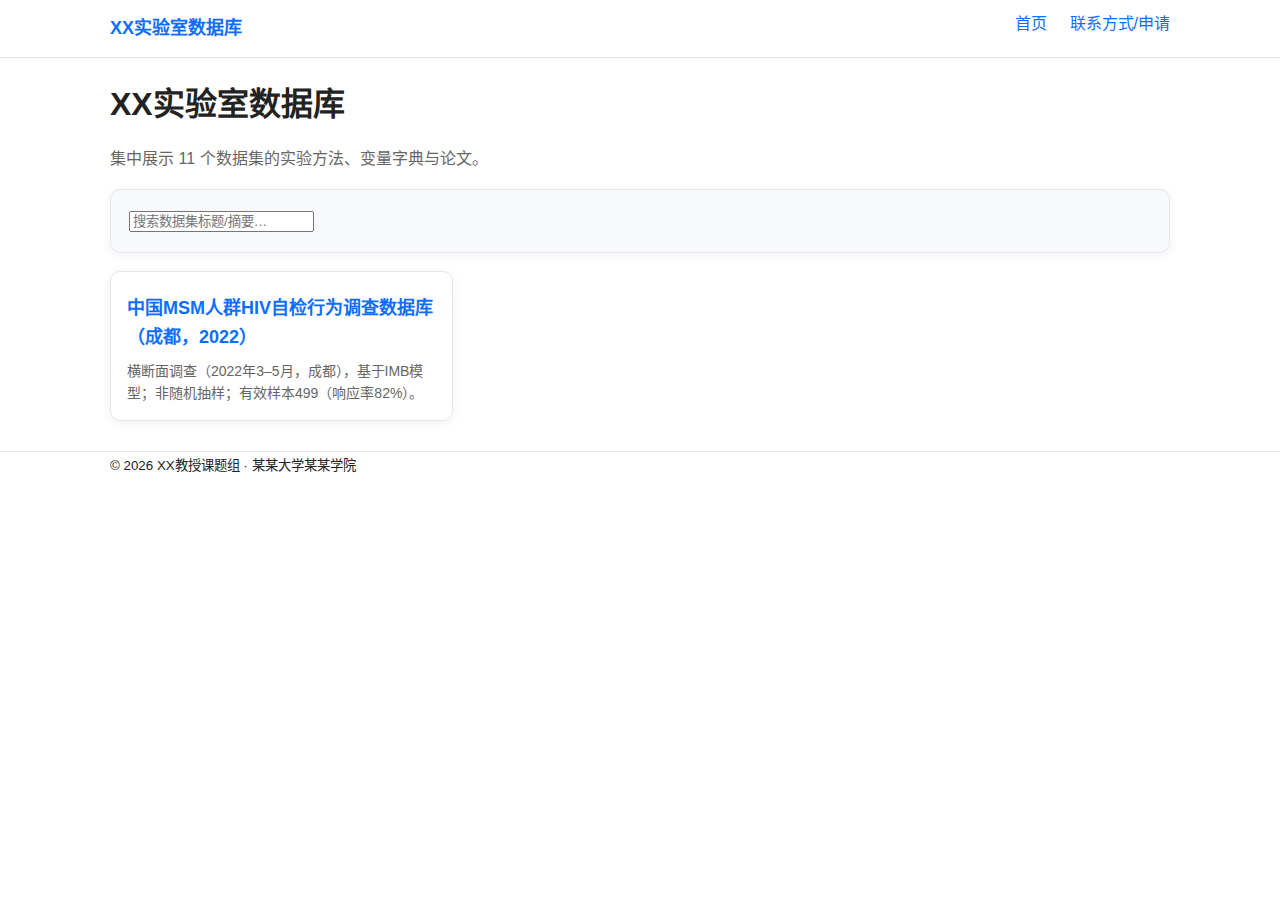
<file: index.html>
<!doctype html>
<html lang="zh-CN">
<head>
  <meta charset="utf-8" />
  <meta name="viewport" content="width=device-width,initial-scale=1" />
  <title>数据库概览</title>
  <link rel="stylesheet" href="assets/main.css" />
</head>
<body>
<header class="site-header">
  <div class="container">
    <a class="brand" href="index.html" id="brand">数据库</a>
    <nav class="nav">
      <a href="index.html">首页</a>
      <a href="contact.html">联系方式/申请</a>
    </nav>
  </div>
</header>

<main class="container">
  <h1 id="siteTitle">XX实验室数据库</h1>
  <p class="lead" id="siteLead">集中展示 11 个数据集的实验方法、变量字典与论文。</p>

  <div class="card">
    <input id="dsSearch" type="search" placeholder="搜索数据集标题/摘要…" aria-label="搜索数据集">
  </div>

  <div id="dsList" class="grid"></div>
</main>

<footer class="site-footer">
  <div class="container">
    <small id="footerMeta">© 实验室</small>
  </div>
</footer>

<script src="assets/home.js" defer></script>
</body>
</html>
</file>
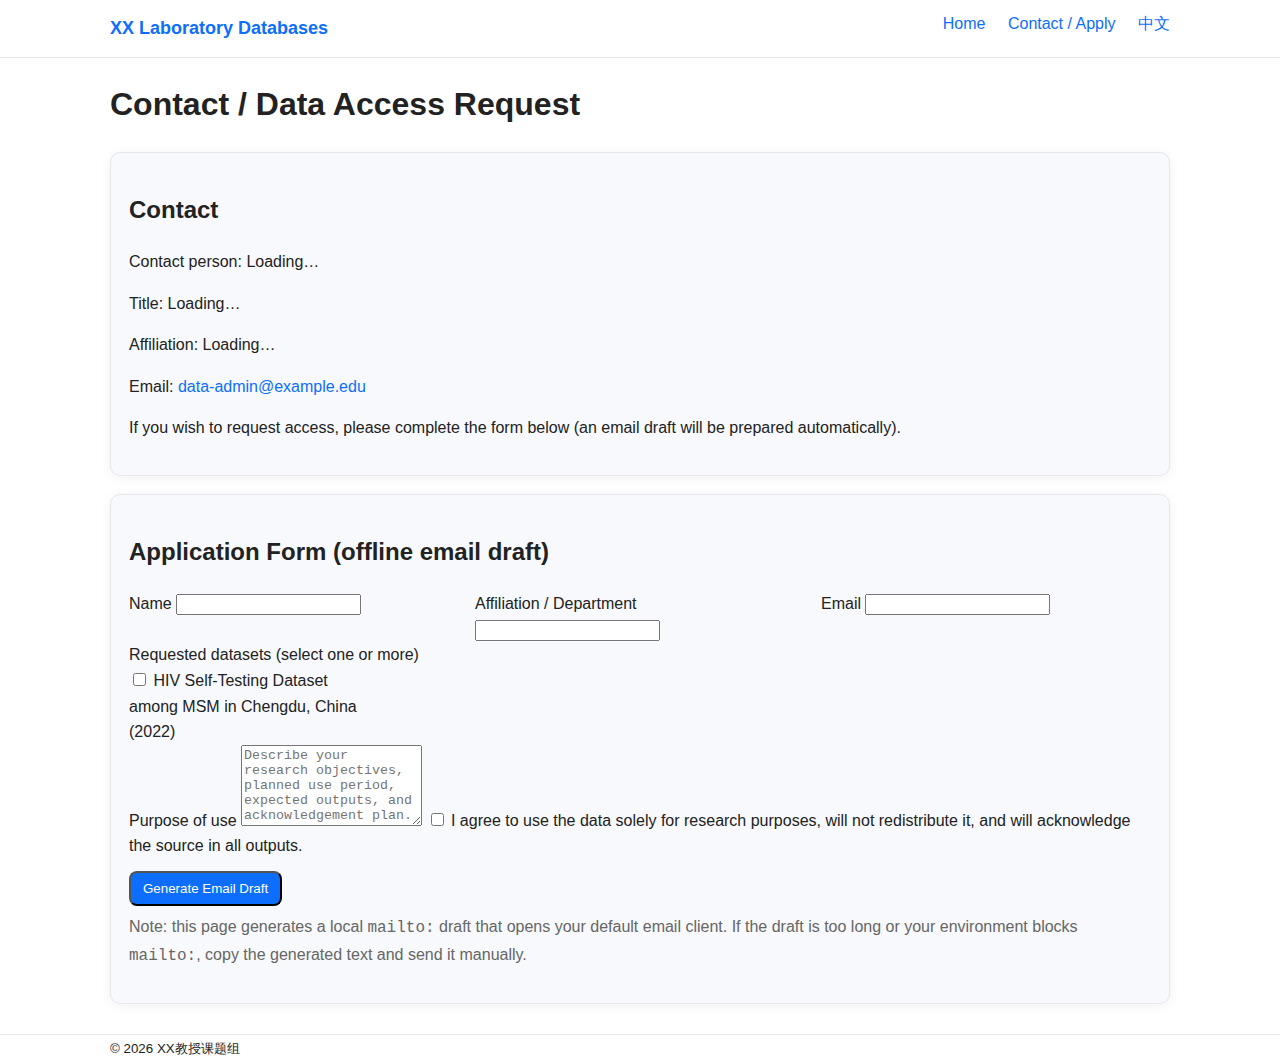
<file: contact-en.html>
﻿<!doctype html>
<html lang="en">
<head>
  <meta charset="utf-8" />
  <meta name="viewport" content="width=device-width,initial-scale=1" />
  <title>Professor Jinghua Li Laboratory Databases</title>
  <link rel="stylesheet" href="assets/main.css" />
</head>
<body>
<header class="site-header">
  <div class="container">
    <a class="brand" href="index-en.html" id="brand">Professor Jinghua Li Laboratory Databases</a>
    <nav class="nav">
      <a href="index-en.html">Home</a>
      <a href="contact-en.html">Contact / Apply</a>
      <a href="contact.html">中文</a>
    </nav>
  </div>
</header>

<main class="container">
  <h1>Contact / Data Access Request</h1>

  <section class="card">
    <h2>Contact</h2>
    <p>Contact person: <span id="contactPerson">Loading…</span></p>
    <p>Title: <span id="contactTitle">Loading…</span></p>
    <p>Affiliation: <span id="contactAffiliation">Loading…</span></p>
    <p>Email: <a id="contactEmail" href="#">lijinghua@um.edu.mo</a></p>
    <p>If you wish to request access, please complete the form below (an email draft will be prepared automatically).</p>
  </section>

  <section class="card">
    <h2>Application Form (offline email draft)</h2>
    <form id="applyForm">
      <div class="grid">
        <label>Name
          <input name="name" required />
        </label>
        <label>Affiliation / Department
          <input name="org" required />
        </label>
        <label>Email
          <input name="email" type="email" required />
        </label>
      </div>
      <label>Requested datasets (select one or more)</label>
      <div id="datasetChecks" class="grid" style="grid-template-columns:repeat(auto-fill,minmax(220px,1fr)); gap:10px;"></div>

      <label>Purpose of use
        <textarea name="purpose" rows="5" placeholder="Describe your research objectives, planned use period, expected outputs, and acknowledgement plan." required></textarea>
      </label>

      <label class="checkbox">
        <input type="checkbox" name="agree" value="1" required />
        I agree to use the data solely for research purposes, will not redistribute it, and will acknowledge the source in all outputs.
      </label>

      <div style="margin-top:12px;">
        <button class="btn" type="submit">Generate Email Draft</button>
      </div>
    </form>
    <p style="color:#666;margin-top:8px;">Note: this page generates a local <code>mailto:</code> draft that opens your default email client. If the draft is too long or your environment blocks <code>mailto:</code>, copy the generated text and send it manually.</p>
  </section>
</main>

<footer class="site-footer">
  <div class="container">
    <small id="footerMeta">© Professor Jinghua Li Laboratory</small>
  </div>
</footer>

<script src="assets/contact-en.js" defer></script>
</body>
</html>
</file>
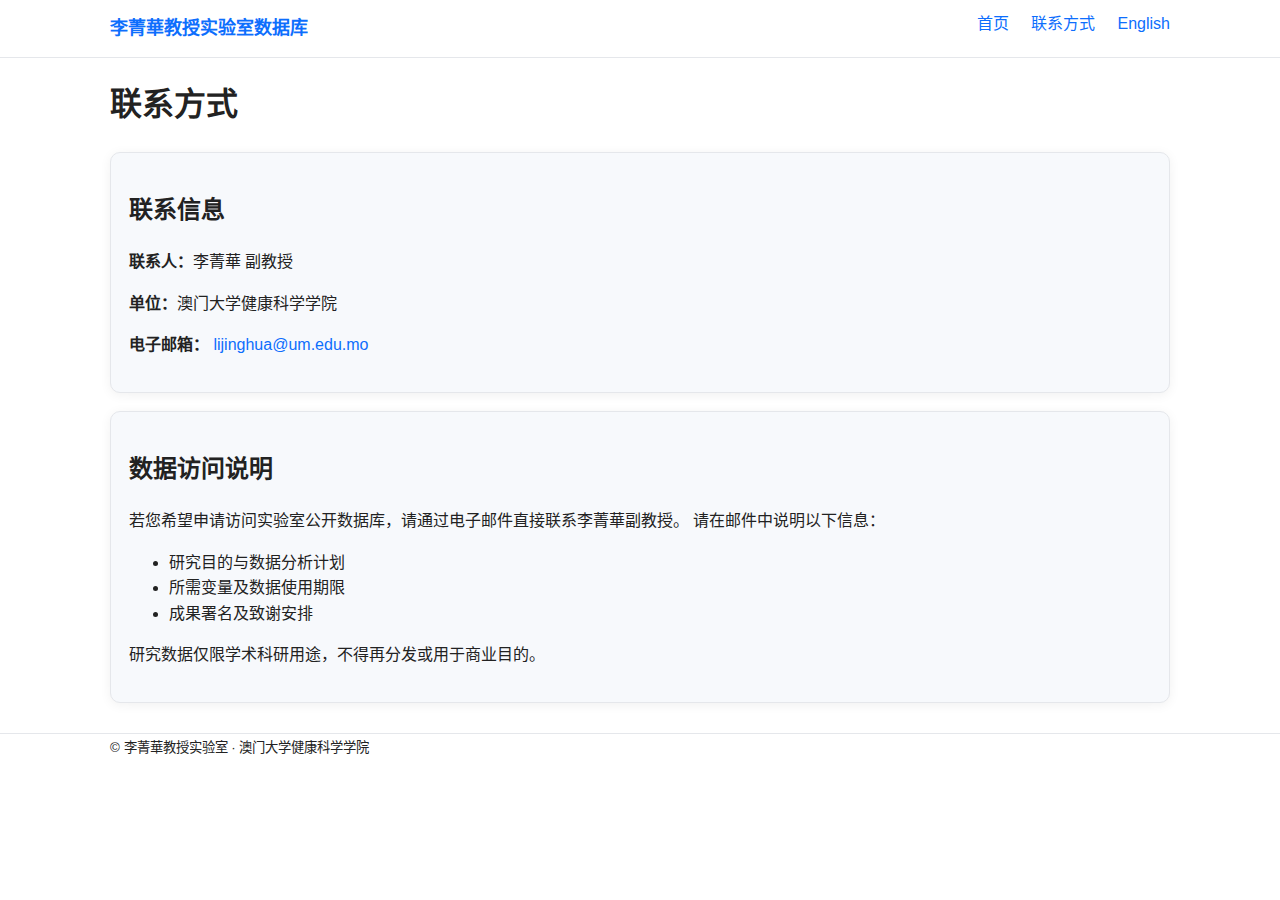
<file: contact.html>
﻿<!doctype html>
<html lang="zh-CN">
<head>
  <meta charset="utf-8" />
  <meta name="viewport" content="width=device-width,initial-scale=1" />
  <title>李菁華教授实验室数据库</title>
  <link rel="stylesheet" href="assets/main.css" />
</head>
<body>
<header class="site-header">
  <div class="container">
    <a class="brand" href="index-zh.html" id="brand">李菁華教授实验室数据库</a>
    <nav class="nav">
      <a href="index-zh.html">首页</a>
      <a href="contact.html" class="active">联系方式</a>
      <a href="contact-en.html">English</a>
    </nav>
  </div>
</header>

<main class="container">
  <h1>联系方式</h1>

  <section class="card">
    <h2>联系信息</h2>
    <p><strong>联系人：</strong>李菁華 副教授</p>
    <p><strong>单位：</strong>澳门大学健康科学学院</p>
    <p><strong>电子邮箱：</strong>
      <a href="mailto:lijinghua@um.edu.mo">lijinghua@um.edu.mo</a>
    </p>
  </section>

  <section class="card">
    <h2>数据访问说明</h2>
    <p>
      若您希望申请访问实验室公开数据库，请通过电子邮件直接联系李菁華副教授。
      请在邮件中说明以下信息：
    </p>
    <ul>
      <li>研究目的与数据分析计划</li>
      <li>所需变量及数据使用期限</li>
      <li>成果署名及致谢安排</li>
    </ul>
    <p>
      研究数据仅限学术科研用途，不得再分发或用于商业目的。
    </p>
  </section>
</main>

<footer class="site-footer">
  <div class="container">
    <small>© 李菁華教授实验室 · 澳门大学健康科学学院</small>
  </div>
</footer>
</body>
</html>
</file>
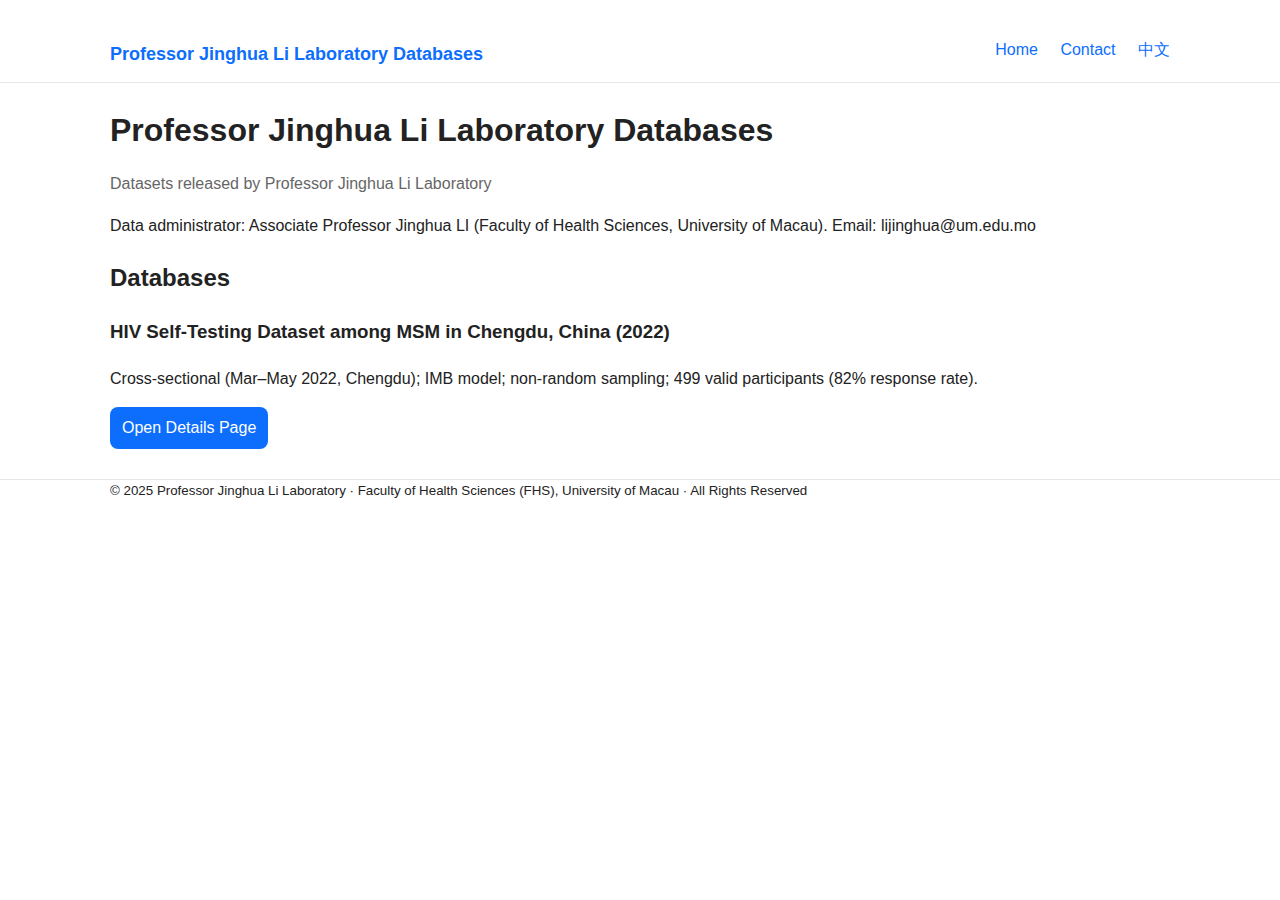
<file: index-en.html>
&#65279;<!doctype html>
<html lang="en">
<head>
  <meta charset="utf-8" />
  <meta name="viewport" content="width=device-width,initial-scale=1" />
  <title>Professor Jinghua Li Laboratory Databases</title>
  <link rel="stylesheet" href="assets/main.css" />
</head>
<body>
<header class="site-header">
  <div class="container">
    <a class="brand" href="index-en.html">Professor Jinghua Li Laboratory Databases</a>
    <nav class="nav">
      <a href="index-en.html">Home</a>
      <a href="contact-en.html">Contact</a>
      <a href="index-zh.html">&#20013;&#25991;</a>
    </nav>
  </div>
</header>

<main class="container">
  <h1>Professor Jinghua Li Laboratory Databases</h1>
  <p class="lead">Datasets released by Professor Jinghua Li Laboratory</p>
  <p class="home-contact">Data administrator: Associate Professor Jinghua LI (Faculty of Health Sciences, University of Macau). Email: lijinghua@um.edu.mo</p>

  <section id="datasets-list">
    <h2>Databases</h2>
    <section class='dataset-card'><h3>HIV Self-Testing Dataset among MSM in Chengdu, China (2022)</h3><p>Cross-sectional (Mar&#8211;May 2022, Chengdu); IMB model; non-random sampling; 499 valid participants (82% response rate).</p><a class='btn' href='datasets/hiv-selftesting-msm-chengdu-2022-en.html'>Open Details Page</a></section>
  </section>
</main>

<footer class="site-footer">
  <div class="container">
    <small>&#169; 2025 Professor Jinghua Li Laboratory &#183; Faculty of Health Sciences (FHS), University of Macau &#183; All Rights Reserved</small>
  </div>
</footer>
</body>
</html>
</file>
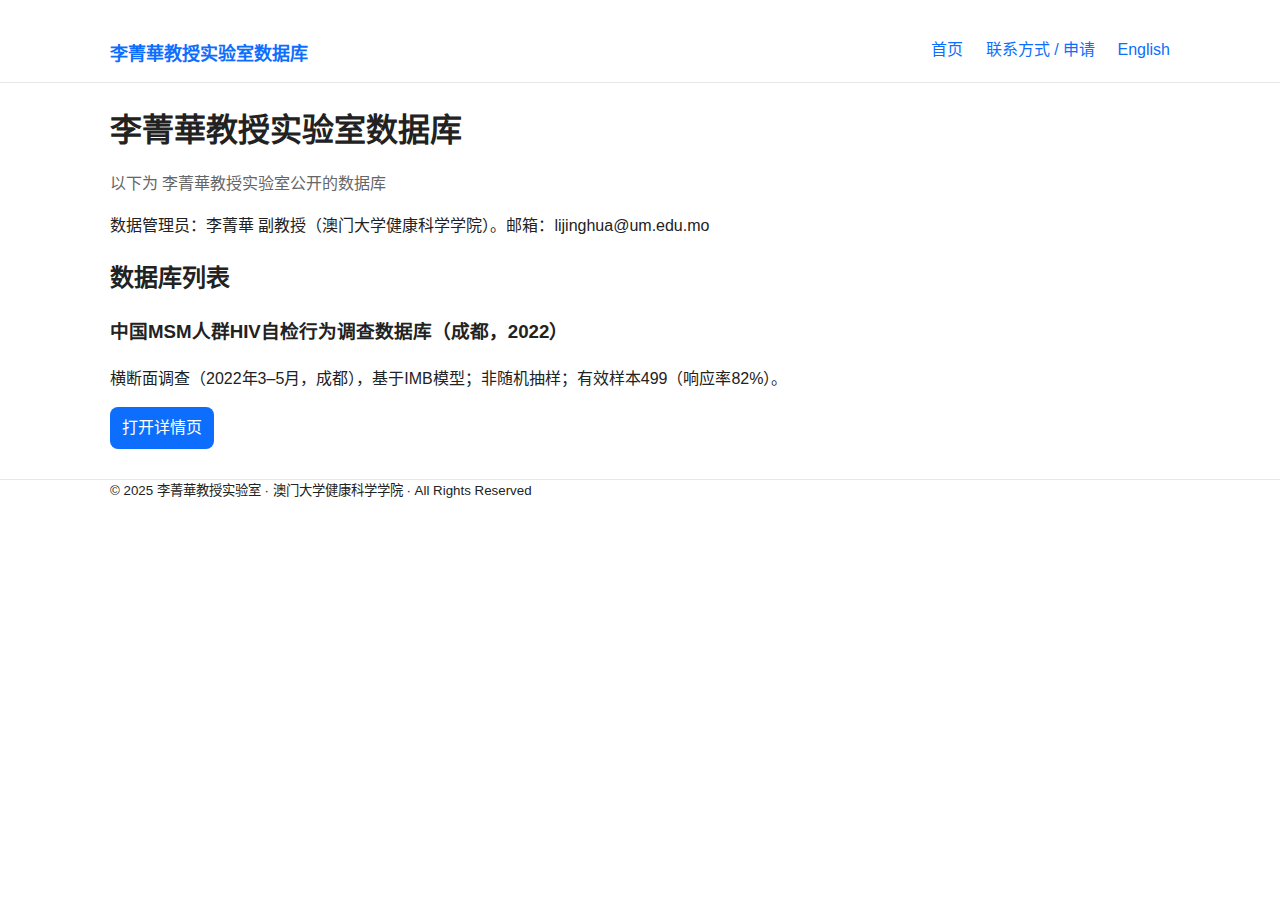
<file: index-zh.html>
&#65279;<!doctype html>
<html lang="zh-CN">
<head>
  <meta charset="utf-8" />
  <meta name="viewport" content="width=device-width,initial-scale=1" />
  <title>&#26446;&#33729;&#33775;&#25945;&#25480;&#23454;&#39564;&#23460;&#25968;&#25454;&#24211;</title>
  <link rel="stylesheet" href="assets/main.css" />
</head>
<body>
<header class="site-header">
  <div class="container">
    <a class="brand" href="index-zh.html">&#26446;&#33729;&#33775;&#25945;&#25480;&#23454;&#39564;&#23460;&#25968;&#25454;&#24211;</a>
    <nav class="nav">
      <a href="index-zh.html">&#39318;&#39029;</a>
      <a href="contact.html">&#32852;&#31995;&#26041;&#24335; / &#30003;&#35831;</a>
      <a href="index-en.html">English</a>
    </nav>
  </div>
</header>

<main class="container">
  <h1>&#26446;&#33729;&#33775;&#25945;&#25480;&#23454;&#39564;&#23460;&#25968;&#25454;&#24211;</h1>
  <p class="lead">&#20197;&#19979;&#20026; &#26446;&#33729;&#33775;&#25945;&#25480;&#23454;&#39564;&#23460;&#20844;&#24320;&#30340;&#25968;&#25454;&#24211;</p>
  <p class="home-contact">&#25968;&#25454;&#31649;&#29702;&#21592;&#65306;&#26446;&#33729;&#33775; &#21103;&#25945;&#25480;&#65288;&#28595;&#38376;&#22823;&#23398;&#20581;&#24247;&#31185;&#23398;&#23398;&#38498;&#65289;&#12290;&#37038;&#31665;&#65306;lijinghua@um.edu.mo</p>

  <section id="datasets-list">
    <h2>&#25968;&#25454;&#24211;&#21015;&#34920;</h2>
    <section class='dataset-card'><h3>&#20013;&#22269;MSM&#20154;&#32676;HIV&#33258;&#26816;&#34892;&#20026;&#35843;&#26597;&#25968;&#25454;&#24211;&#65288;&#25104;&#37117;&#65292;2022&#65289;</h3><p>&#27178;&#26029;&#38754;&#35843;&#26597;&#65288;2022&#24180;3&#8211;5&#26376;&#65292;&#25104;&#37117;&#65289;&#65292;&#22522;&#20110;IMB&#27169;&#22411;&#65307;&#38750;&#38543;&#26426;&#25277;&#26679;&#65307;&#26377;&#25928;&#26679;&#26412;499&#65288;&#21709;&#24212;&#29575;82%&#65289;&#12290;</p><a class='btn' href='datasets/hiv-selftesting-msm-chengdu-2022-zh.html'>&#25171;&#24320;&#35814;&#24773;&#39029;</a></section>
  </section>
</main>

<footer class="site-footer">
  <div class="container">
    <small>&#169; 2025 &#26446;&#33729;&#33775;&#25945;&#25480;&#23454;&#39564;&#23460; &#183; &#28595;&#38376;&#22823;&#23398;&#20581;&#24247;&#31185;&#23398;&#23398;&#38498; &#183; All Rights Reserved</small>
  </div>
</footer>
</body>
</html>
</file>
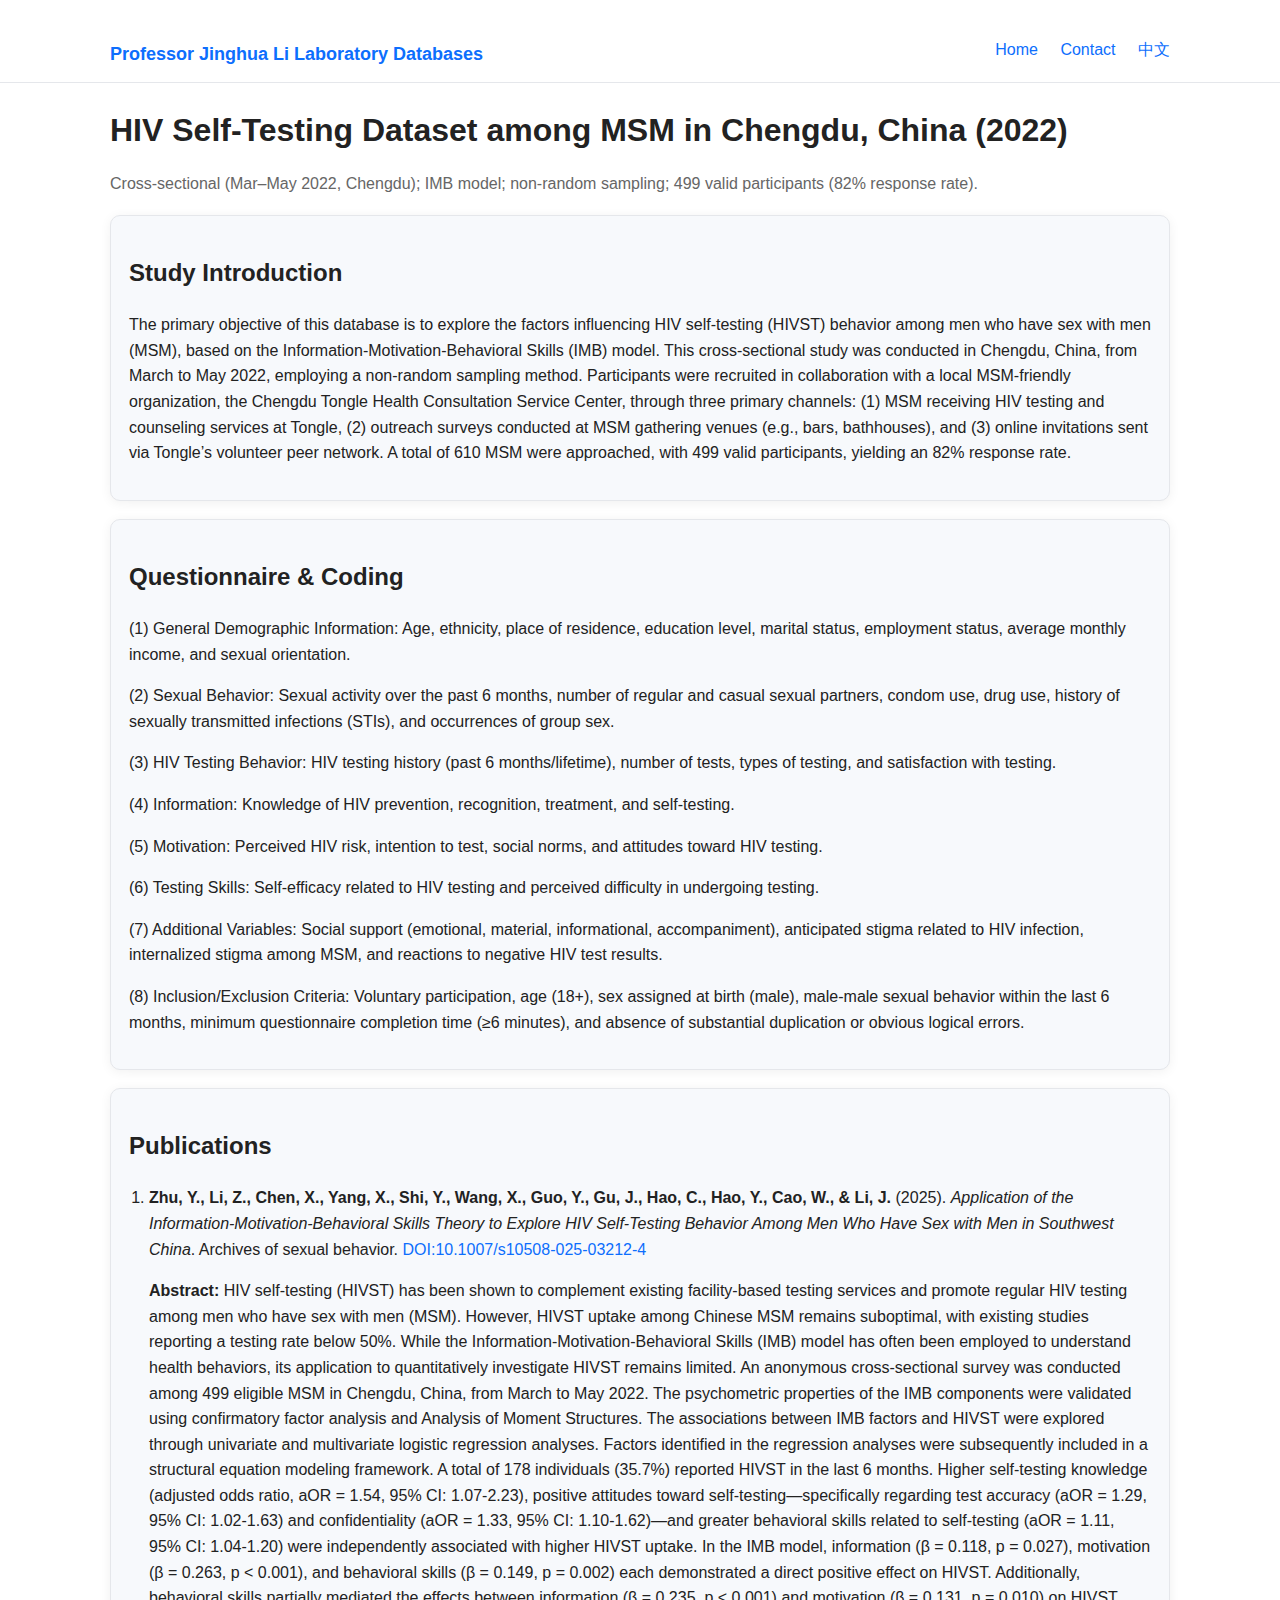
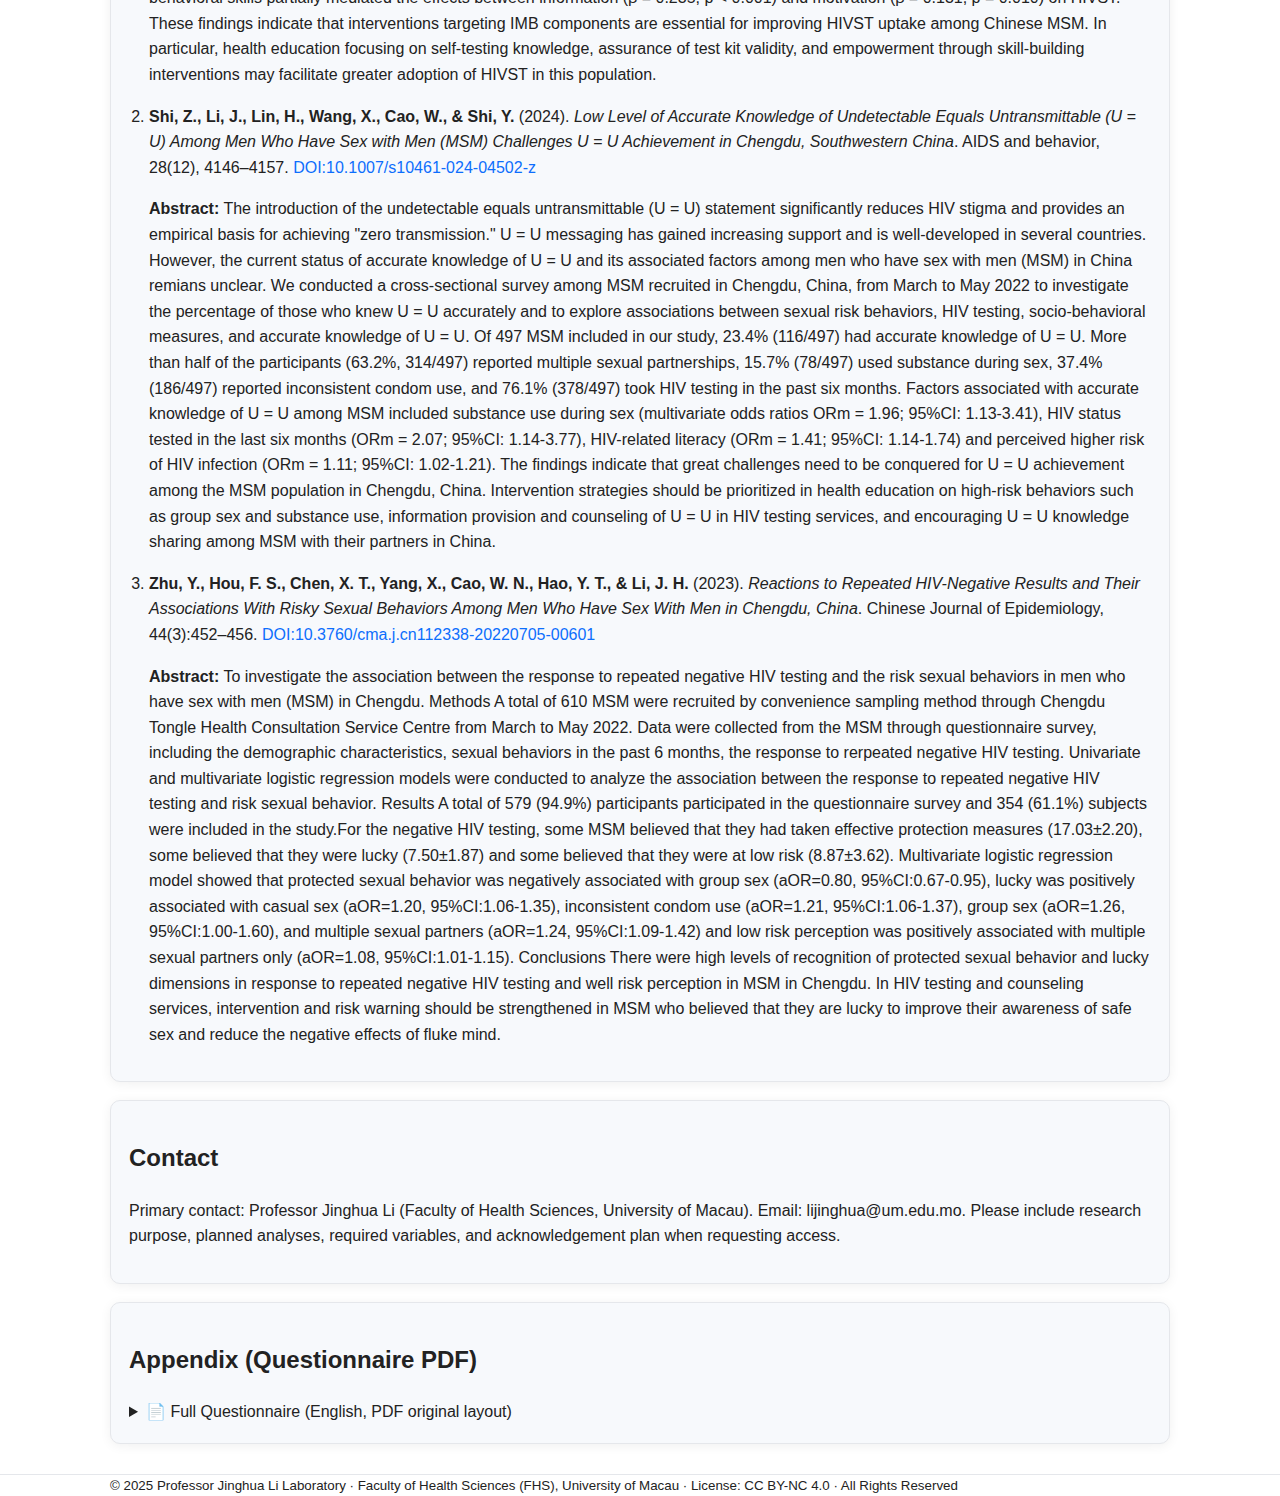
<file: datasets/hiv-selftesting-msm-chengdu-2022-en.html>
&#65279;<!doctype html>
<html lang="en">
<head>
  <meta charset="utf-8" />
  <meta name="viewport" content="width=device-width,initial-scale=1" />
  <title>HIV Self-Testing Dataset among MSM in Chengdu, China (2022) - Professor Jinghua Li Laboratory Databases</title>
  <meta name="description" content="Cross-sectional (Mar&#8211;May 2022, Chengdu); IMB model; non-random sampling; 499 valid participants (82% response rate)." />
  <link rel="stylesheet" href="../assets/main.css" />
  <script type="application/ld+json">
{
  "@context": "https://schema.org",
  "@type": "Dataset",
  "name": "HIV Self-Testing Dataset among MSM in Chengdu, China (2022)",
  "description": "Cross-sectional (Mar&#8211;May 2022, Chengdu); IMB model; non-random sampling; 499 valid participants (82% response rate).",
  "creator": {
    "@type": "Organization",
    "name": "&#26446;&#33729;&#33775;&#25945;&#25480;&#23454;&#39564;&#23460;"
  },
  "publisher": {
    "@type": "Organization",
    "name": "Faculty of Health Sciences (FHS), University of Macau"
  },
  "license": "CC BY-NC 4.0",
  "url": "./hiv-selftesting-msm-chengdu-2022-en.html",
  "variableMeasured": []
}
  </script>
</head>
<body>
<header class="site-header">
  <div class="container">
    <a class="brand" href="../index-en.html">Professor Jinghua Li Laboratory Databases</a>
    <nav class="nav">
      <a href="../index-en.html">Home</a>
      <a href="../contact-en.html">Contact</a>
      <a href="../index-zh.html">&#20013;&#25991;</a>
    </nav>
  </div>
</header>

<main class="container">
  <h1>HIV Self-Testing Dataset among MSM in Chengdu, China (2022)</h1>
  <p class="lead">Cross-sectional (Mar&#8211;May 2022, Chengdu); IMB model; non-random sampling; 499 valid participants (82% response rate).</p>

  <!-- &#23454;&#39564;&#26041;&#27861; / Methods -->
  <section id="methods" class="card">
    <div class="content">
      <h2>Study Introduction</h2><p>The primary objective of this database is to explore the factors influencing HIV self-testing (HIVST) behavior among men who have sex with men (MSM), based on the Information-Motivation-Behavioral Skills (IMB) model. This cross-sectional study was conducted in Chengdu, China, from March to May 2022, employing a non-random sampling method. Participants were recruited in collaboration with a local MSM-friendly organization, the Chengdu Tongle Health Consultation Service Center, through three primary channels: (1) MSM receiving HIV testing and counseling services at Tongle, (2) outreach surveys conducted at MSM gathering venues (e.g., bars, bathhouses), and (3) online invitations sent via Tongle&#8217;s volunteer peer network. A total of 610 MSM were approached, with 499 valid participants, yielding an 82% response rate.</p>
    </div>
  </section>

  <!-- &#38382;&#21367;&#19982;&#32534;&#30721; / Questionnaire -->
  <section id="questionnaire" class="card">
    <div class="content">
      <h2>Questionnaire & Coding</h2><p>(1) General Demographic Information: Age, ethnicity, place of residence, education level, marital status, employment status, average monthly income, and sexual orientation.</p><p>(2) Sexual Behavior: Sexual activity over the past 6 months, number of regular and casual sexual partners, condom use, drug use, history of sexually transmitted infections (STIs), and occurrences of group sex.</p><p>(3) HIV Testing Behavior: HIV testing history (past 6 months/lifetime), number of tests, types of testing, and satisfaction with testing.</p><p>(4) Information: Knowledge of HIV prevention, recognition, treatment, and self-testing.</p><p>(5) Motivation: Perceived HIV risk, intention to test, social norms, and attitudes toward HIV testing.</p><p>(6) Testing Skills: Self-efficacy related to HIV testing and perceived difficulty in undergoing testing.</p><p>(7) Additional Variables: Social support (emotional, material, informational, accompaniment), anticipated stigma related to HIV infection, internalized stigma among MSM, and reactions to negative HIV test results.</p><p>(8) Inclusion/Exclusion Criteria: Voluntary participation, age (18+), sex assigned at birth (male), male-male sexual behavior within the last 6 months, minimum questionnaire completion time (&#8805;6 minutes), and absence of substantial duplication or obvious logical errors.</p>
    </div>
  </section>

  <!-- &#24050;&#21457;&#34920;&#35770;&#25991; / Publications -->
  <section id="publications" class="card">
    <h2>Publications</h2>
    <ol class="pub-list">
      <li><p><strong>Zhu, Y., Li, Z., Chen, X., Yang, X., Shi, Y., Wang, X., Guo, Y., Gu, J., Hao, C., Hao, Y., Cao, W., &amp; Li, J.</strong> (2025). <em>Application of the Information-Motivation-Behavioral Skills Theory to Explore HIV Self-Testing Behavior Among Men Who Have Sex with Men in Southwest China</em>. Archives of sexual behavior. <a href="https://doi.org/10.1007/s10508-025-03212-4" target="_blank" rel="noopener">DOI:10.1007/s10508-025-03212-4</a></p><p><strong>Abstract:</strong> HIV self-testing (HIVST) has been shown to complement existing facility-based testing services and promote regular HIV testing among men who have sex with men (MSM). However, HIVST uptake among Chinese MSM remains suboptimal, with existing studies reporting a testing rate below 50%. While the Information-Motivation-Behavioral Skills (IMB) model has often been employed to understand health behaviors, its application to quantitatively investigate HIVST remains limited. An anonymous cross-sectional survey was conducted among 499 eligible MSM in Chengdu, China, from March to May 2022. The psychometric properties of the IMB components were validated using confirmatory factor analysis and Analysis of Moment Structures. The associations between IMB factors and HIVST were explored through univariate and multivariate logistic regression analyses. Factors identified in the regression analyses were subsequently included in a structural equation modeling framework. A total of 178 individuals (35.7%) reported HIVST in the last 6 months. Higher self-testing knowledge (adjusted odds ratio, aOR = 1.54, 95% CI: 1.07-2.23), positive attitudes toward self-testing—specifically regarding test accuracy (aOR = 1.29, 95% CI: 1.02-1.63) and confidentiality (aOR = 1.33, 95% CI: 1.10-1.62)—and greater behavioral skills related to self-testing (aOR = 1.11, 95% CI: 1.04-1.20) were independently associated with higher HIVST uptake. In the IMB model, information (β = 0.118, p = 0.027), motivation (β = 0.263, p < 0.001), and behavioral skills (β = 0.149, p = 0.002) each demonstrated a direct positive effect on HIVST. Additionally, behavioral skills partially mediated the effects between information (β = 0.235, p < 0.001) and motivation (β = 0.131, p = 0.010) on HIVST. These findings indicate that interventions targeting IMB components are essential for improving HIVST uptake among Chinese MSM. In particular, health education focusing on self-testing knowledge, assurance of test kit validity, and empowerment through skill-building interventions may facilitate greater adoption of HIVST in this population.</p></li>
<li><p><strong>Shi, Z., Li, J., Lin, H., Wang, X., Cao, W., &amp; Shi, Y.</strong> (2024). <em>Low Level of Accurate Knowledge of Undetectable Equals Untransmittable (U = U) Among Men Who Have Sex with Men (MSM) Challenges U = U Achievement in Chengdu, Southwestern China</em>. AIDS and behavior, 28(12), 4146–4157. <a href="https://doi.org/10.1007/s10461-024-04502-z" target="_blank" rel="noopener">DOI:10.1007/s10461-024-04502-z</a></p><p><strong>Abstract:</strong> The introduction of the undetectable equals untransmittable (U = U) statement significantly reduces HIV stigma and provides an empirical basis for achieving "zero transmission." U = U messaging has gained increasing support and is well-developed in several countries. However, the current status of accurate knowledge of U = U and its associated factors among men who have sex with men (MSM) in China remians unclear. We conducted a cross-sectional survey among MSM recruited in Chengdu, China, from March to May 2022 to investigate the percentage of those who knew U = U accurately and to explore associations between sexual risk behaviors, HIV testing, socio-behavioral measures, and accurate knowledge of U = U. Of 497 MSM included in our study, 23.4% (116/497) had accurate knowledge of U = U. More than half of the participants (63.2%, 314/497) reported multiple sexual partnerships, 15.7% (78/497) used substance during sex, 37.4% (186/497) reported inconsistent condom use, and 76.1% (378/497) took HIV testing in the past six months. Factors associated with accurate knowledge of U = U among MSM included substance use during sex (multivariate odds ratios ORm = 1.96; 95%CI: 1.13-3.41), HIV status tested in the last six months (ORm = 2.07; 95%CI: 1.14-3.77), HIV-related literacy (ORm = 1.41; 95%CI: 1.14-1.74) and perceived higher risk of HIV infection (ORm = 1.11; 95%CI: 1.02-1.21). The findings indicate that great challenges need to be conquered for U = U achievement among the MSM population in Chengdu, China. Intervention strategies should be prioritized in health education on high-risk behaviors such as group sex and substance use, information provision and counseling of U = U in HIV testing services, and encouraging U = U knowledge sharing among MSM with their partners in China.</p></li>
<li><p><strong>Zhu, Y., Hou, F. S., Chen, X. T., Yang, X., Cao, W. N., Hao, Y. T., &amp; Li, J. H.</strong> (2023). <em>Reactions to Repeated HIV-Negative Results and Their Associations With Risky Sexual Behaviors Among Men Who Have Sex With Men in Chengdu, China</em>. Chinese Journal of Epidemiology, 44(3):452&#8211;456. <a href="https://doi.org/10.3760/cma.j.cn112338-20220705-00601" target="_blank" rel="noopener">DOI:10.3760/cma.j.cn112338-20220705-00601</a></p><p><strong>Abstract:</strong> To investigate the association between the response to repeated negative HIV testing and the risk sexual behaviors in men who have sex with men (MSM) in Chengdu. Methods A total of 610 MSM were recruited by convenience sampling method through Chengdu Tongle Health Consultation Service Centre from March to May 2022. Data were collected from the MSM through questionnaire survey, including the demographic characteristics, sexual behaviors in the past 6 months, the response to rerpeated negative HIV testing. Univariate and multivariate logistic regression models were conducted to analyze the association between the response to repeated negative HIV testing and risk sexual behavior. Results A total of 579 (94.9%) participants participated in the questionnaire survey and 354 (61.1%) subjects were included in the study.For the negative HIV testing, some MSM believed that they had taken effective protection measures (17.03±2.20), some believed that they were lucky (7.50±1.87) and some believed that they were at low risk (8.87±3.62). Multivariate logistic regression model showed that protected sexual behavior was negatively associated with group sex (aOR=0.80, 95%CI:0.67-0.95), lucky was positively associated with casual sex (aOR=1.20, 95%CI:1.06-1.35), inconsistent condom use (aOR=1.21, 95%CI:1.06-1.37), group sex (aOR=1.26, 95%CI:1.00-1.60), and multiple sexual partners (aOR=1.24, 95%CI:1.09-1.42) and low risk perception was positively associated with multiple sexual partners only (aOR=1.08, 95%CI:1.01-1.15). Conclusions There were high levels of recognition of protected sexual behavior and lucky dimensions in response to repeated negative HIV testing and well risk perception in MSM in Chengdu. In HIV testing and counseling services, intervention and risk warning should be strengthened in MSM who believed that they are lucky to improve their awareness of safe sex and reduce the negative effects of fluke mind.</p></li>
    </ol>
  </section>

  <!-- 联系方式 / Contact -->
  <section id="contact" class="card">
    <h2>Contact</h2>
    <div class="content">
      <p>Primary contact: Professor Jinghua Li (Faculty of Health Sciences, University of Macau). Email: lijinghua@um.edu.mo. Please include research purpose, planned analyses, required variables, and acknowledgement plan when requesting access.</p>
      
    </div>
  </section>

  <!-- 附录（问卷 PDF） / Appendix -->
  <section id="appendix" class="card">
    <h2>Appendix (Questionnaire PDF)</h2>
    <details><summary>📄 Full Questionnaire (English, PDF original layout)</summary><object data='./hiv-selftesting-msm-chengdu-2022-full-en.pdf#view=FitH' type='application/pdf' width='100%' height='1000px'><iframe src='./hiv-selftesting-msm-chengdu-2022-full-en.pdf#view=FitH' width='100%' height='1000px'></iframe></object><p><a class='btn' href='./hiv-selftesting-msm-chengdu-2022-full-en.pdf' download>Download English Questionnaire PDF</a></p></details>
  </section>
</main>

<footer class="site-footer">
  <div class="container">
    <small>© 2025 Professor Jinghua Li Laboratory · Faculty of Health Sciences (FHS), University of Macau · License: CC BY-NC 4.0 · All Rights Reserved</small>
  </div>
</footer>

<script src="../assets/dataset.js" defer></script>
</body>
</html>
</file>
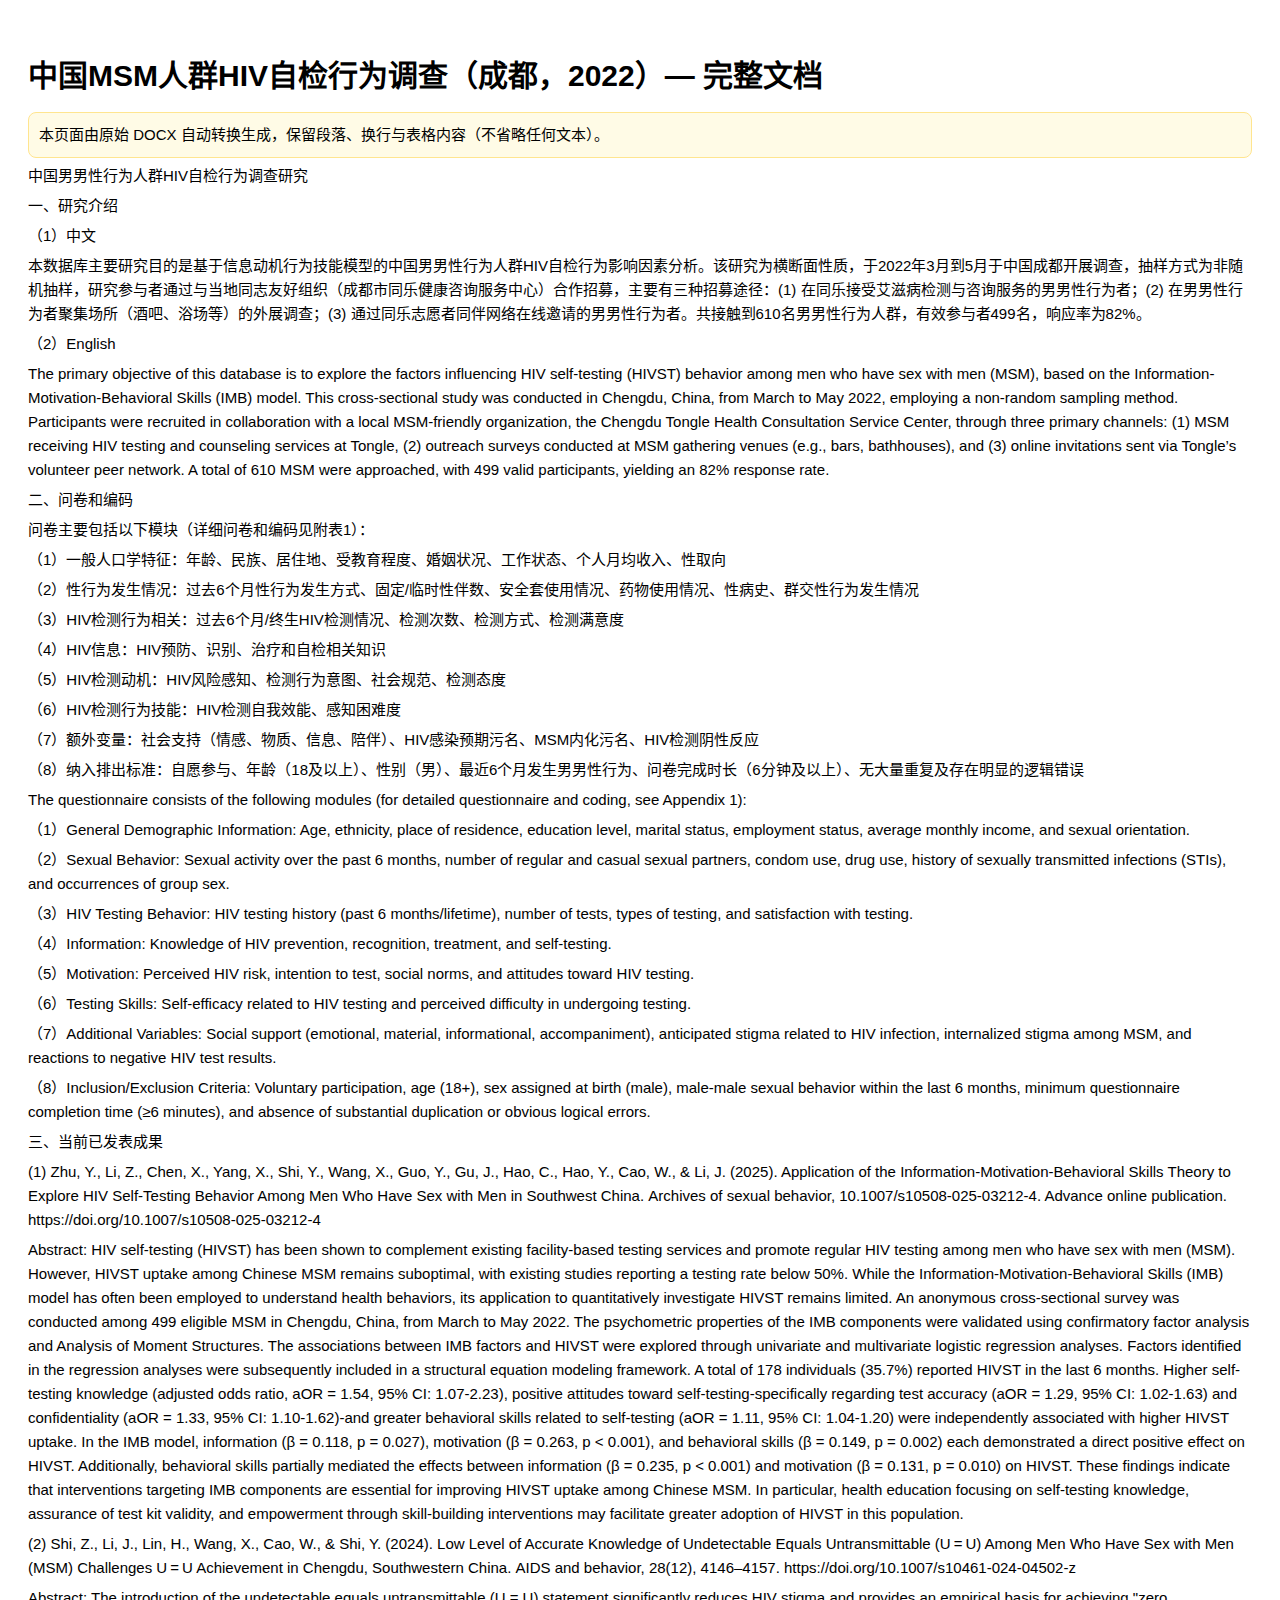
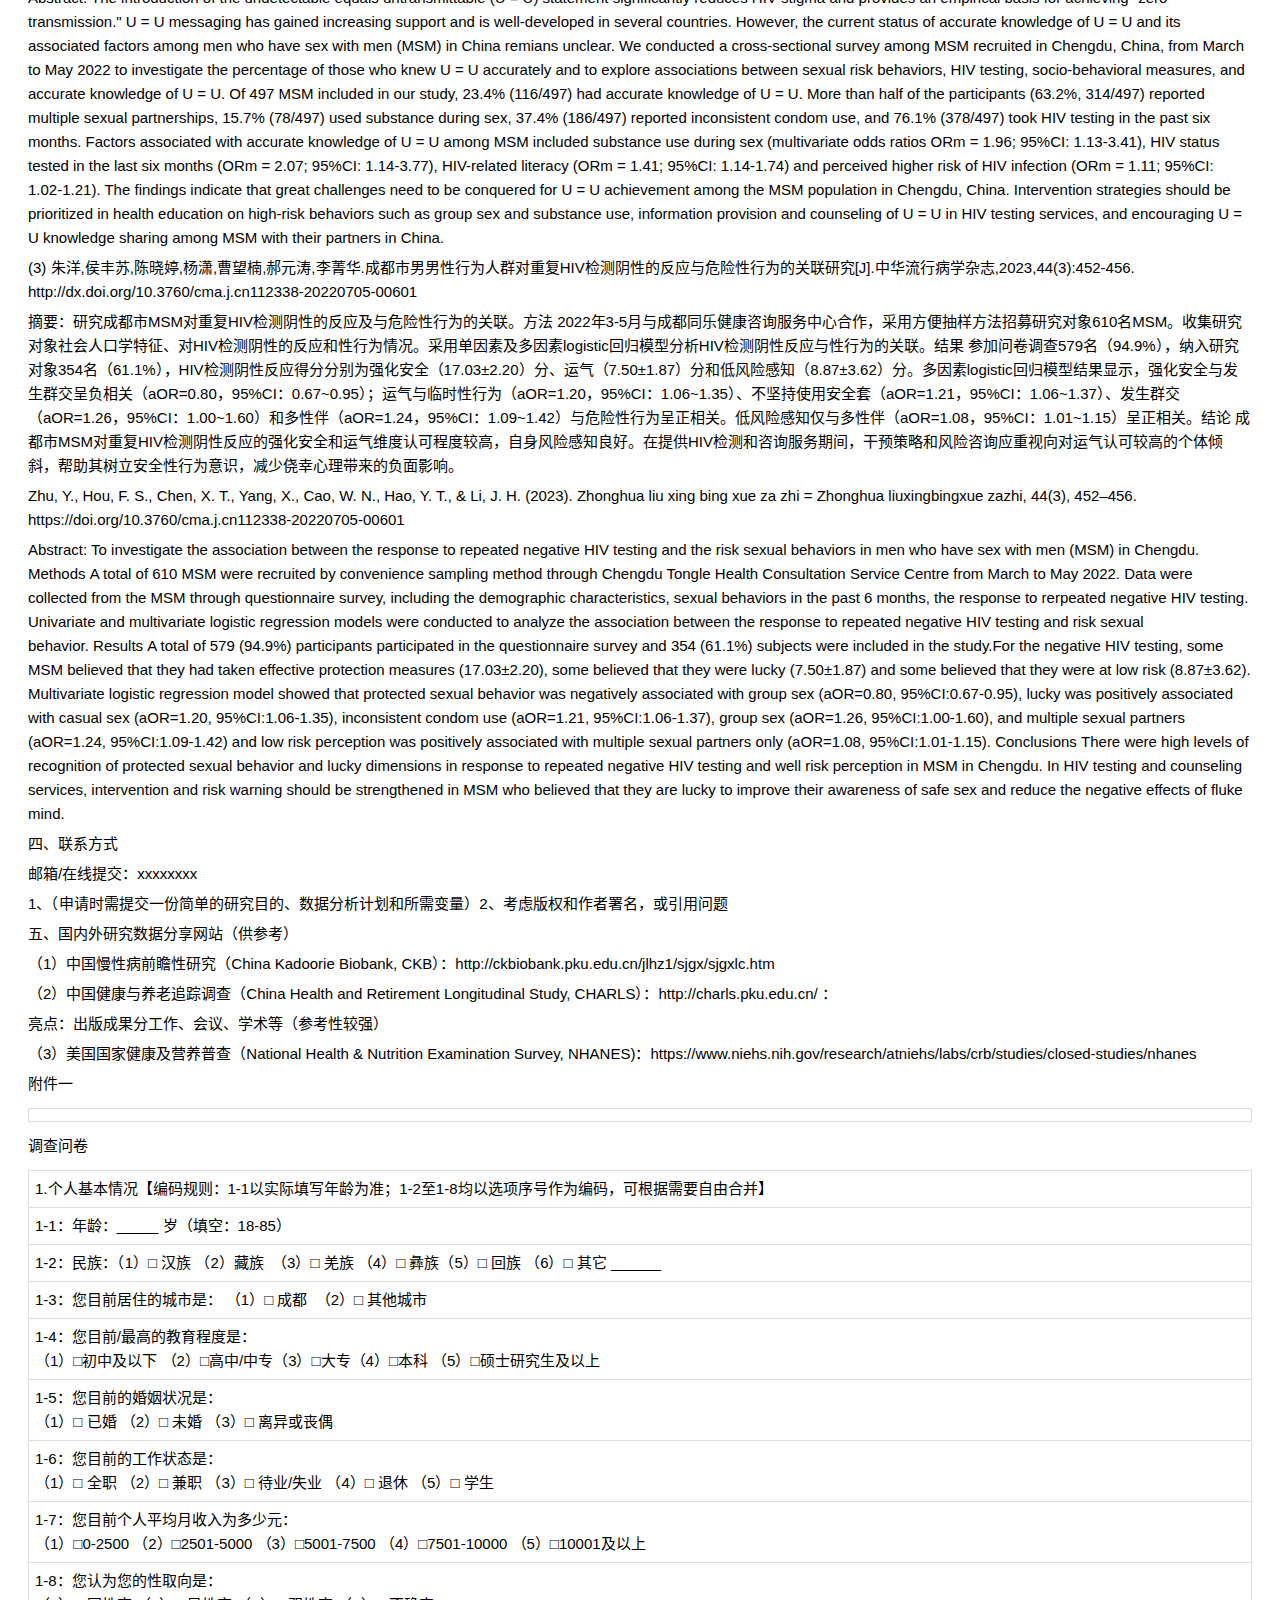
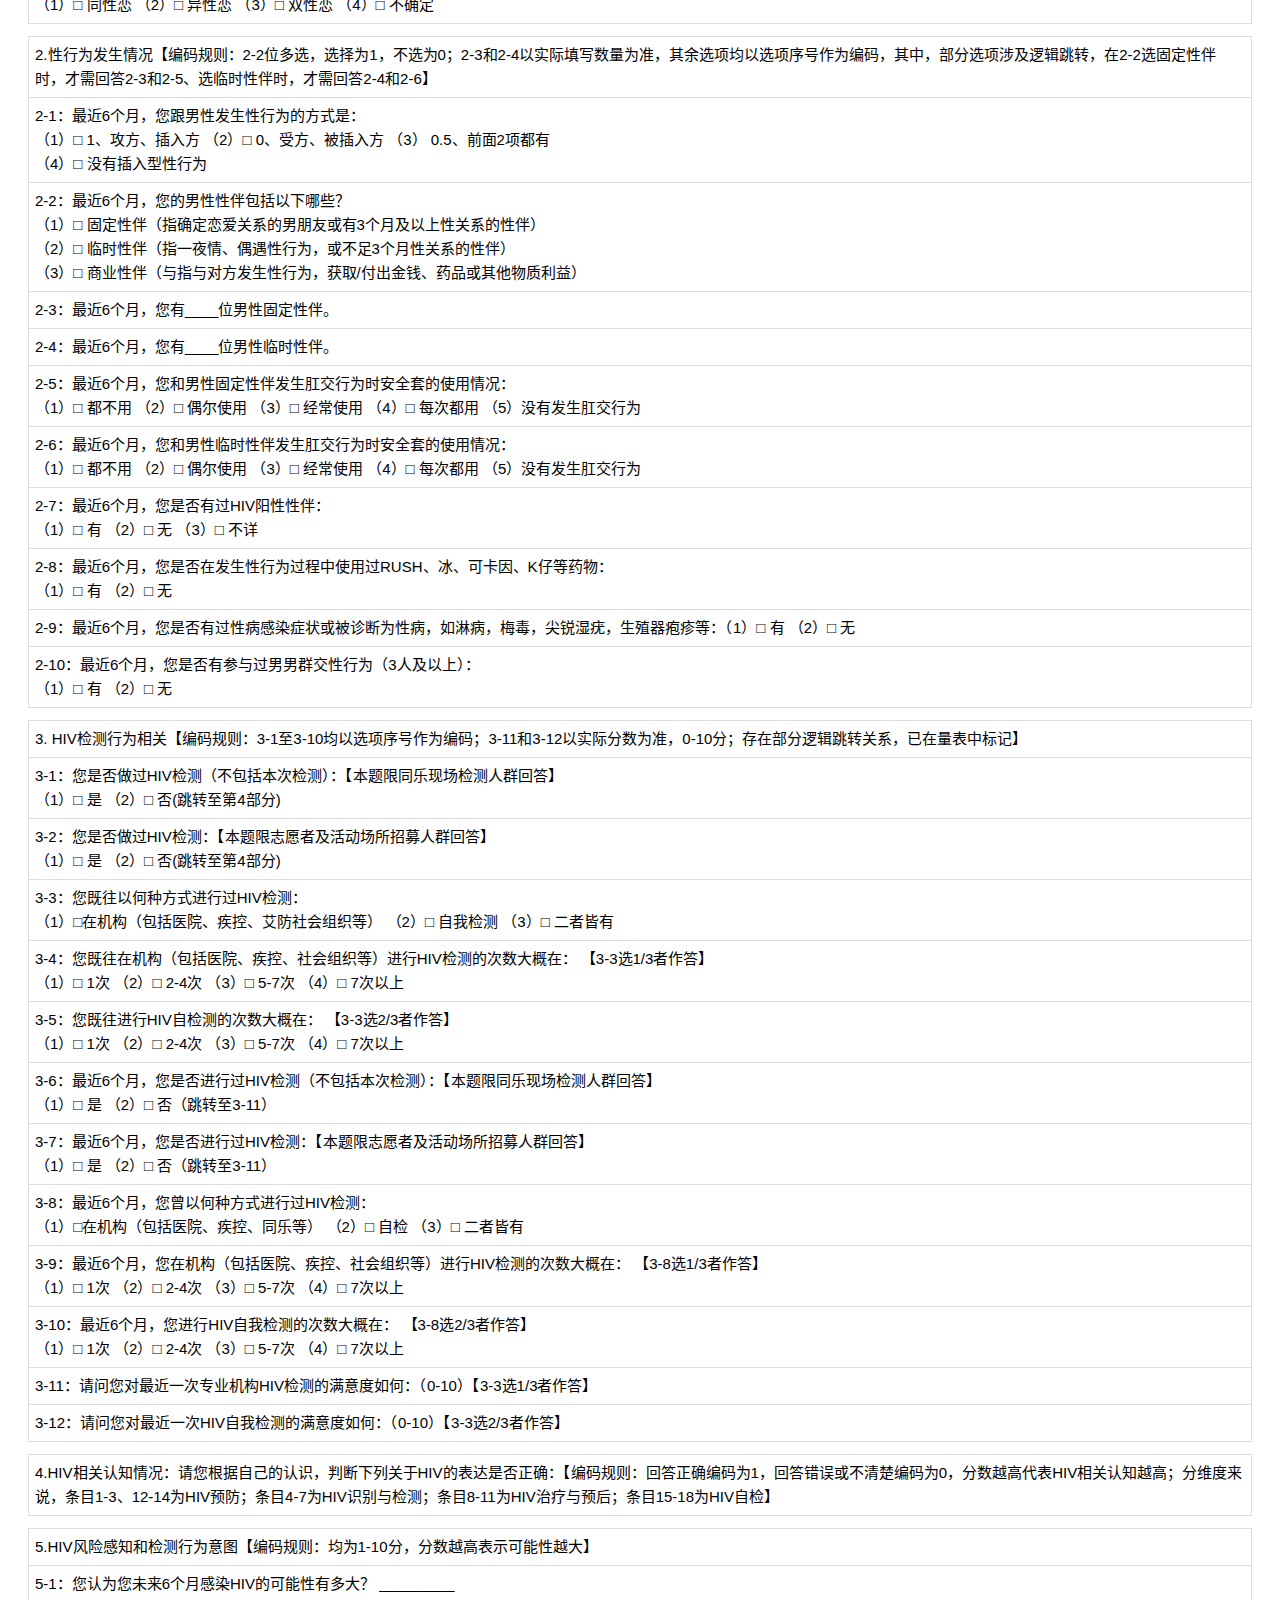
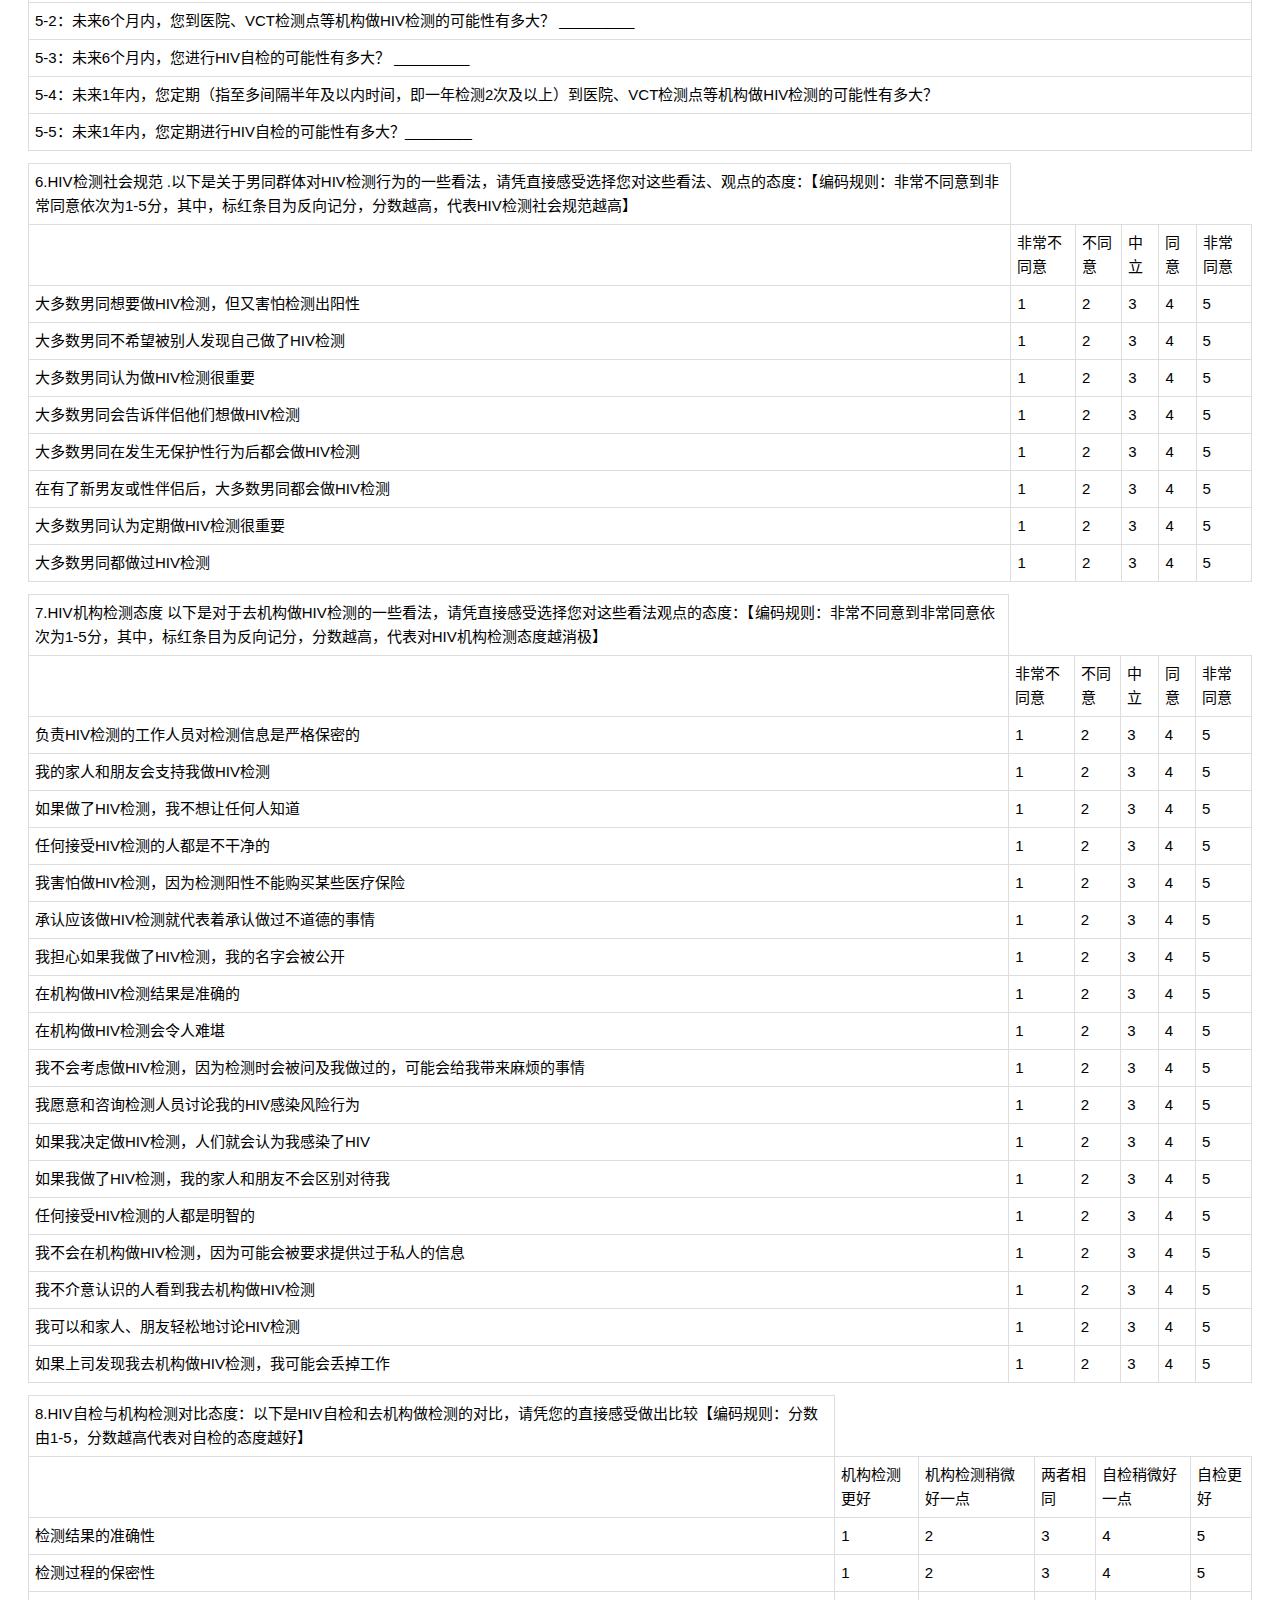
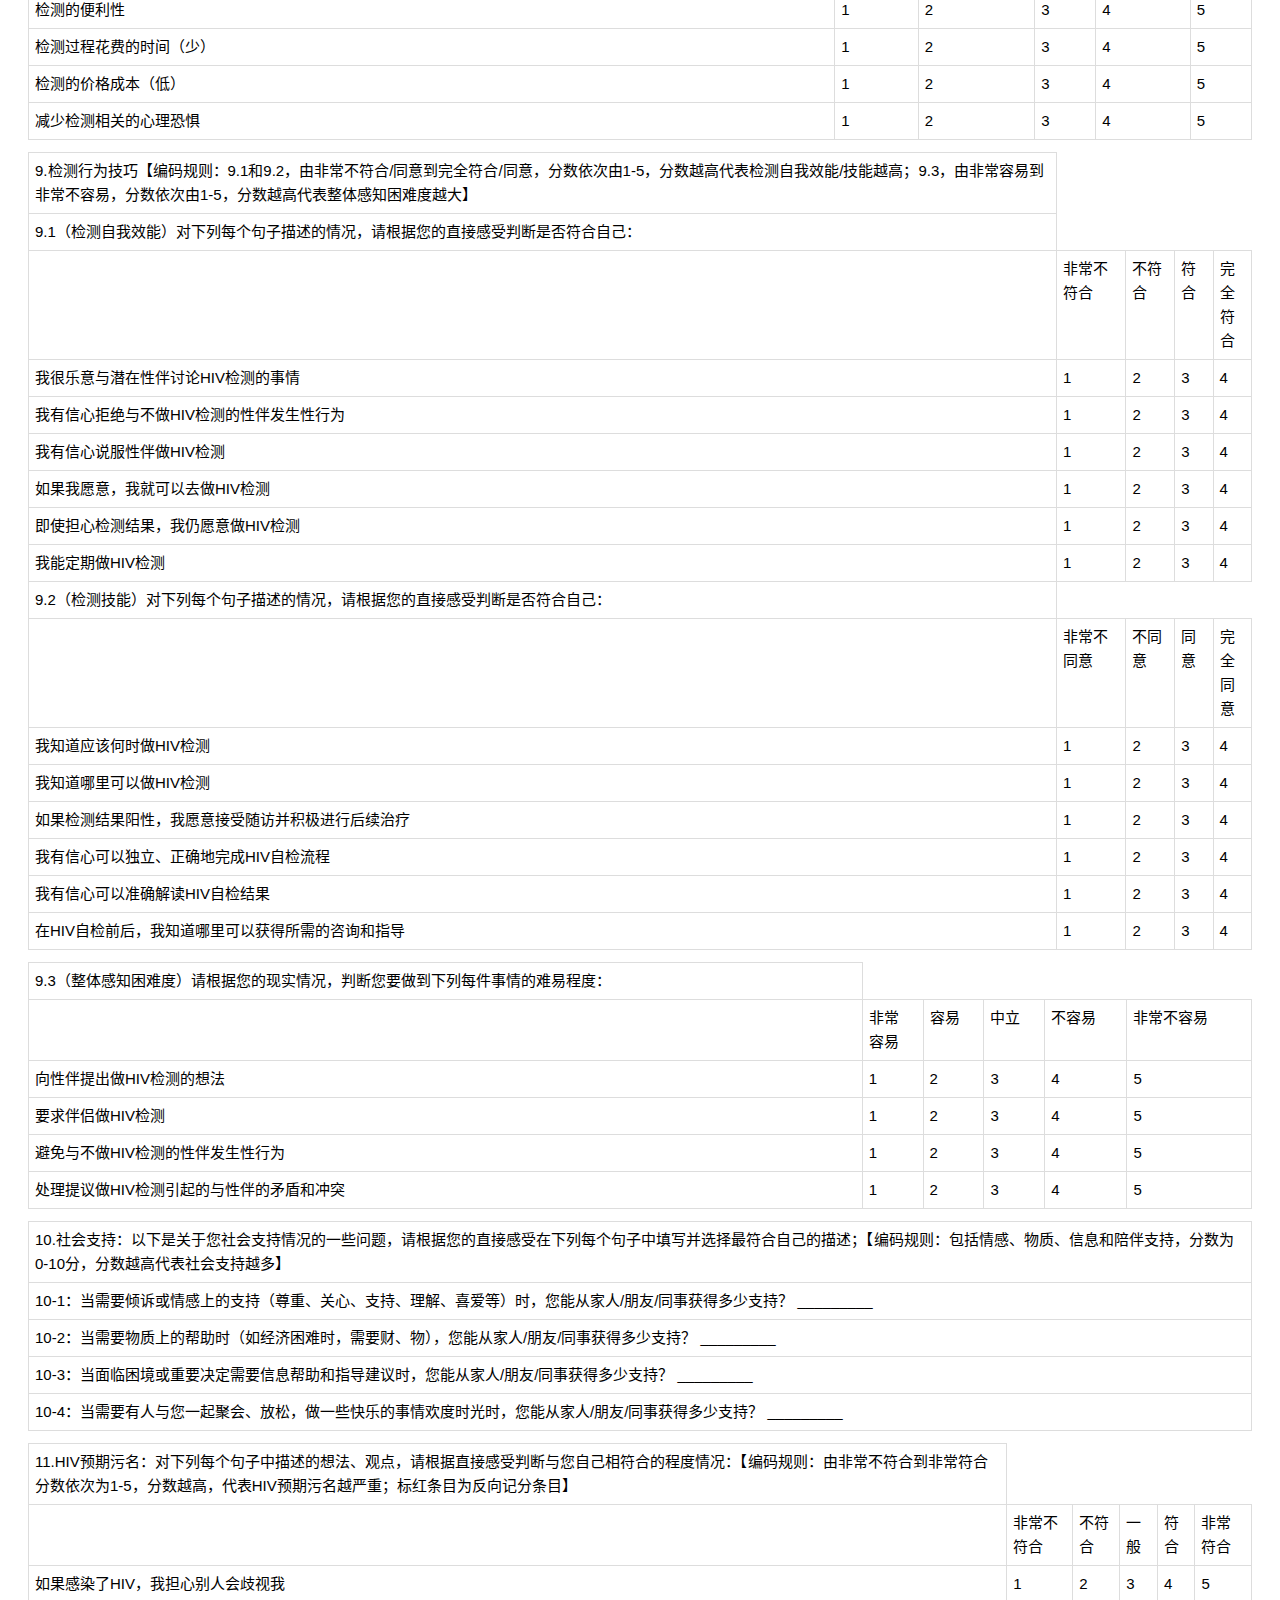
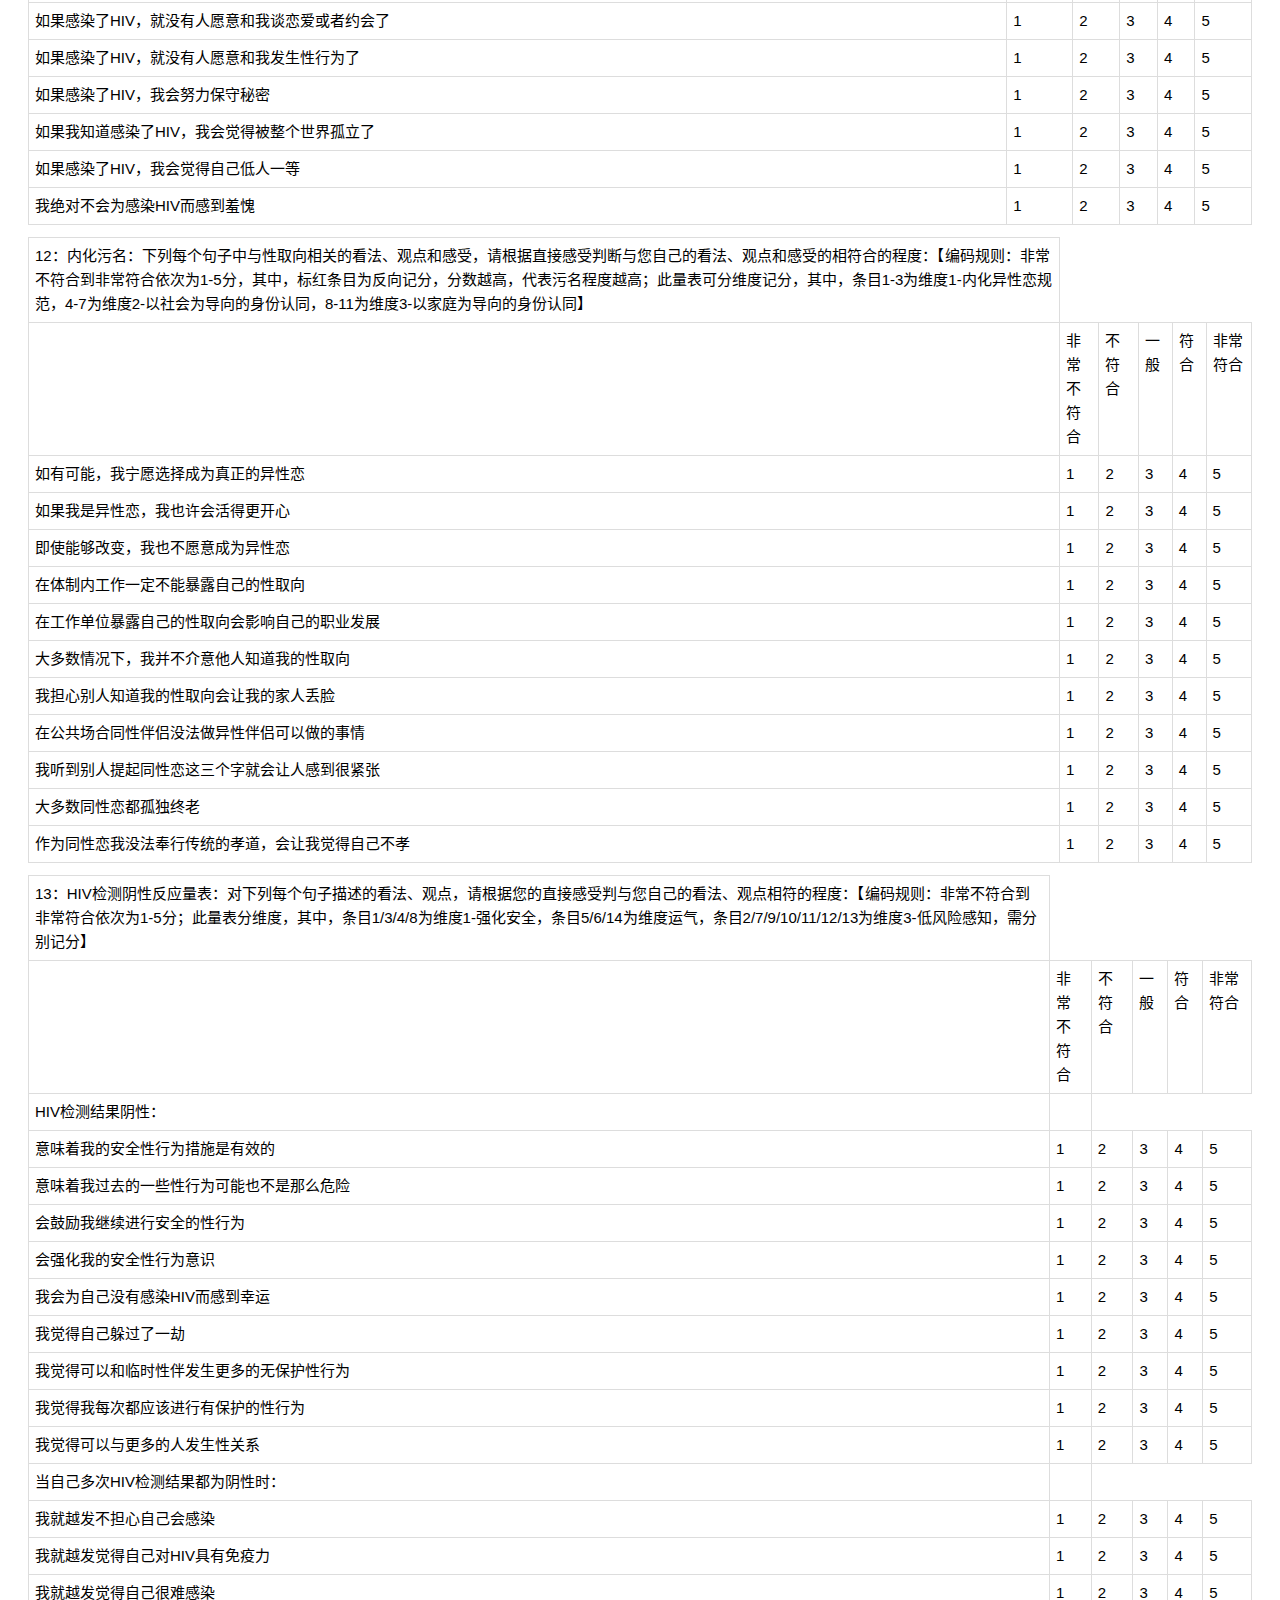
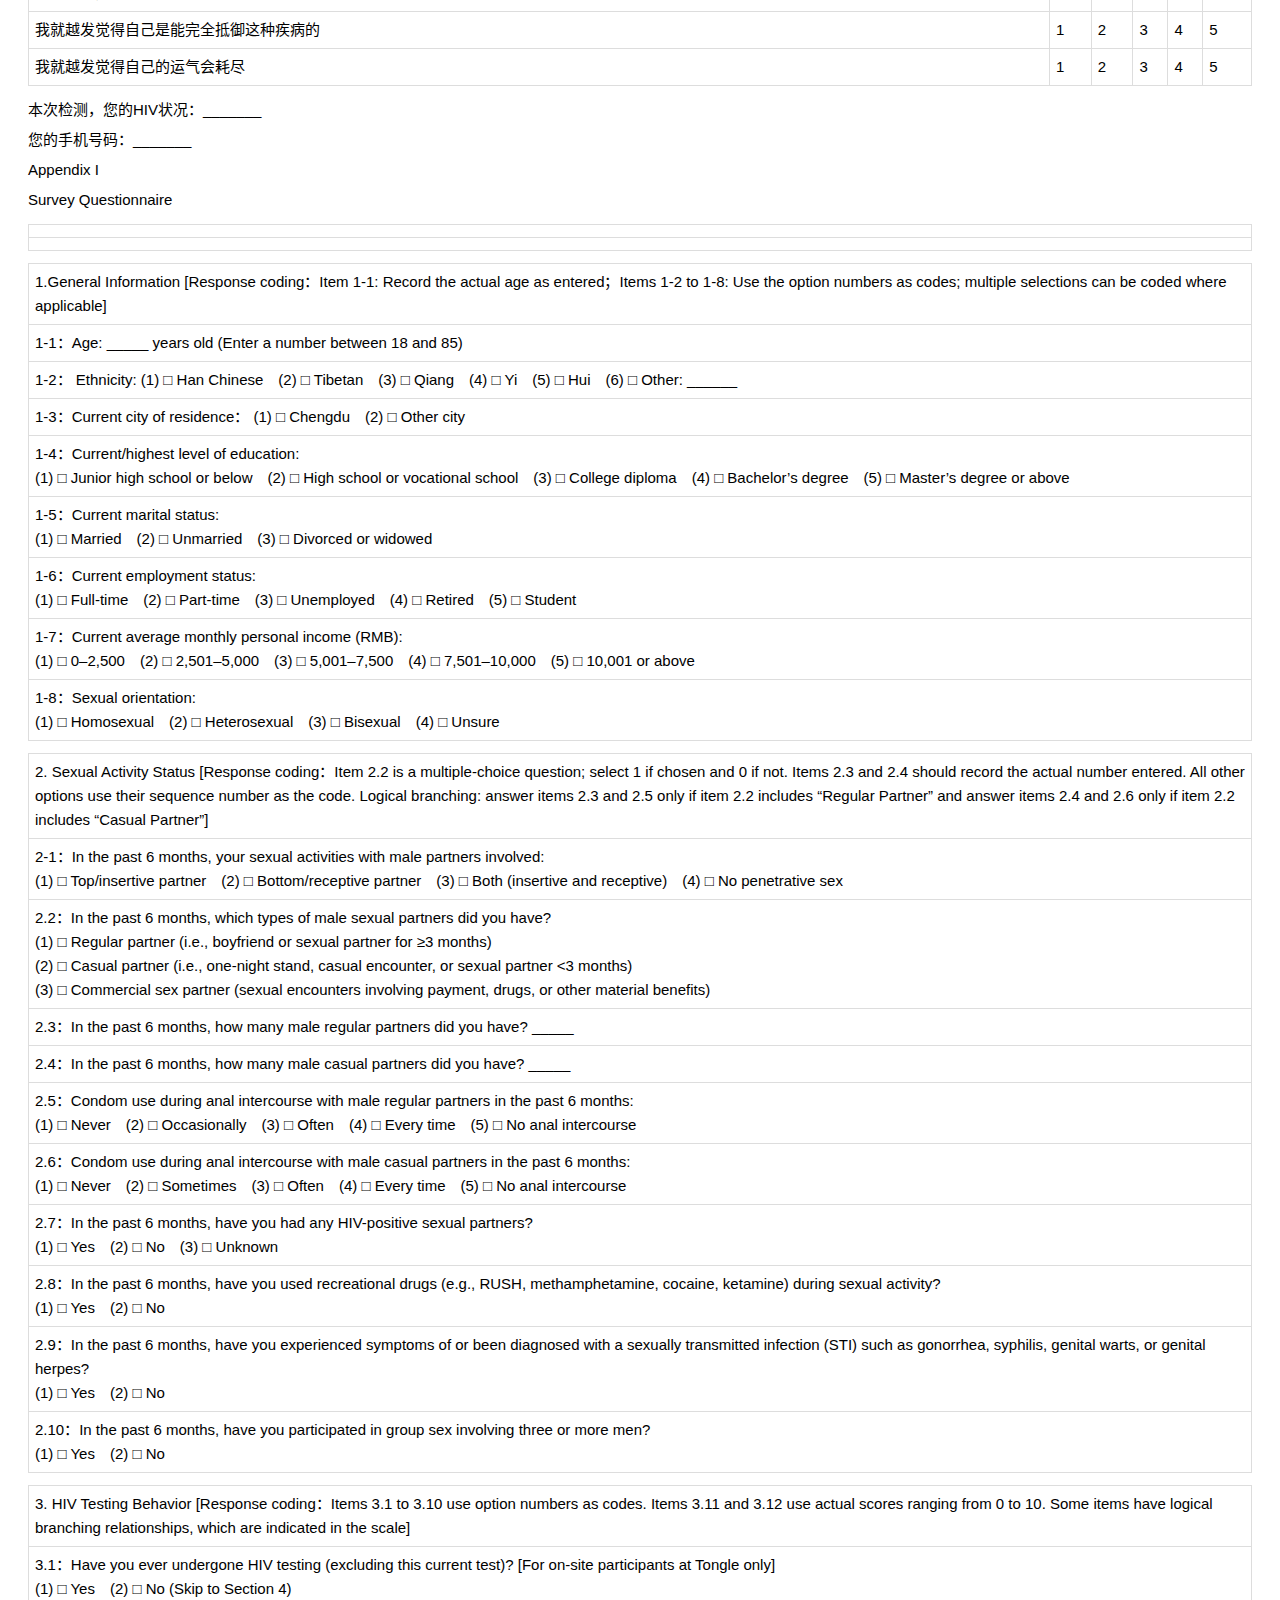
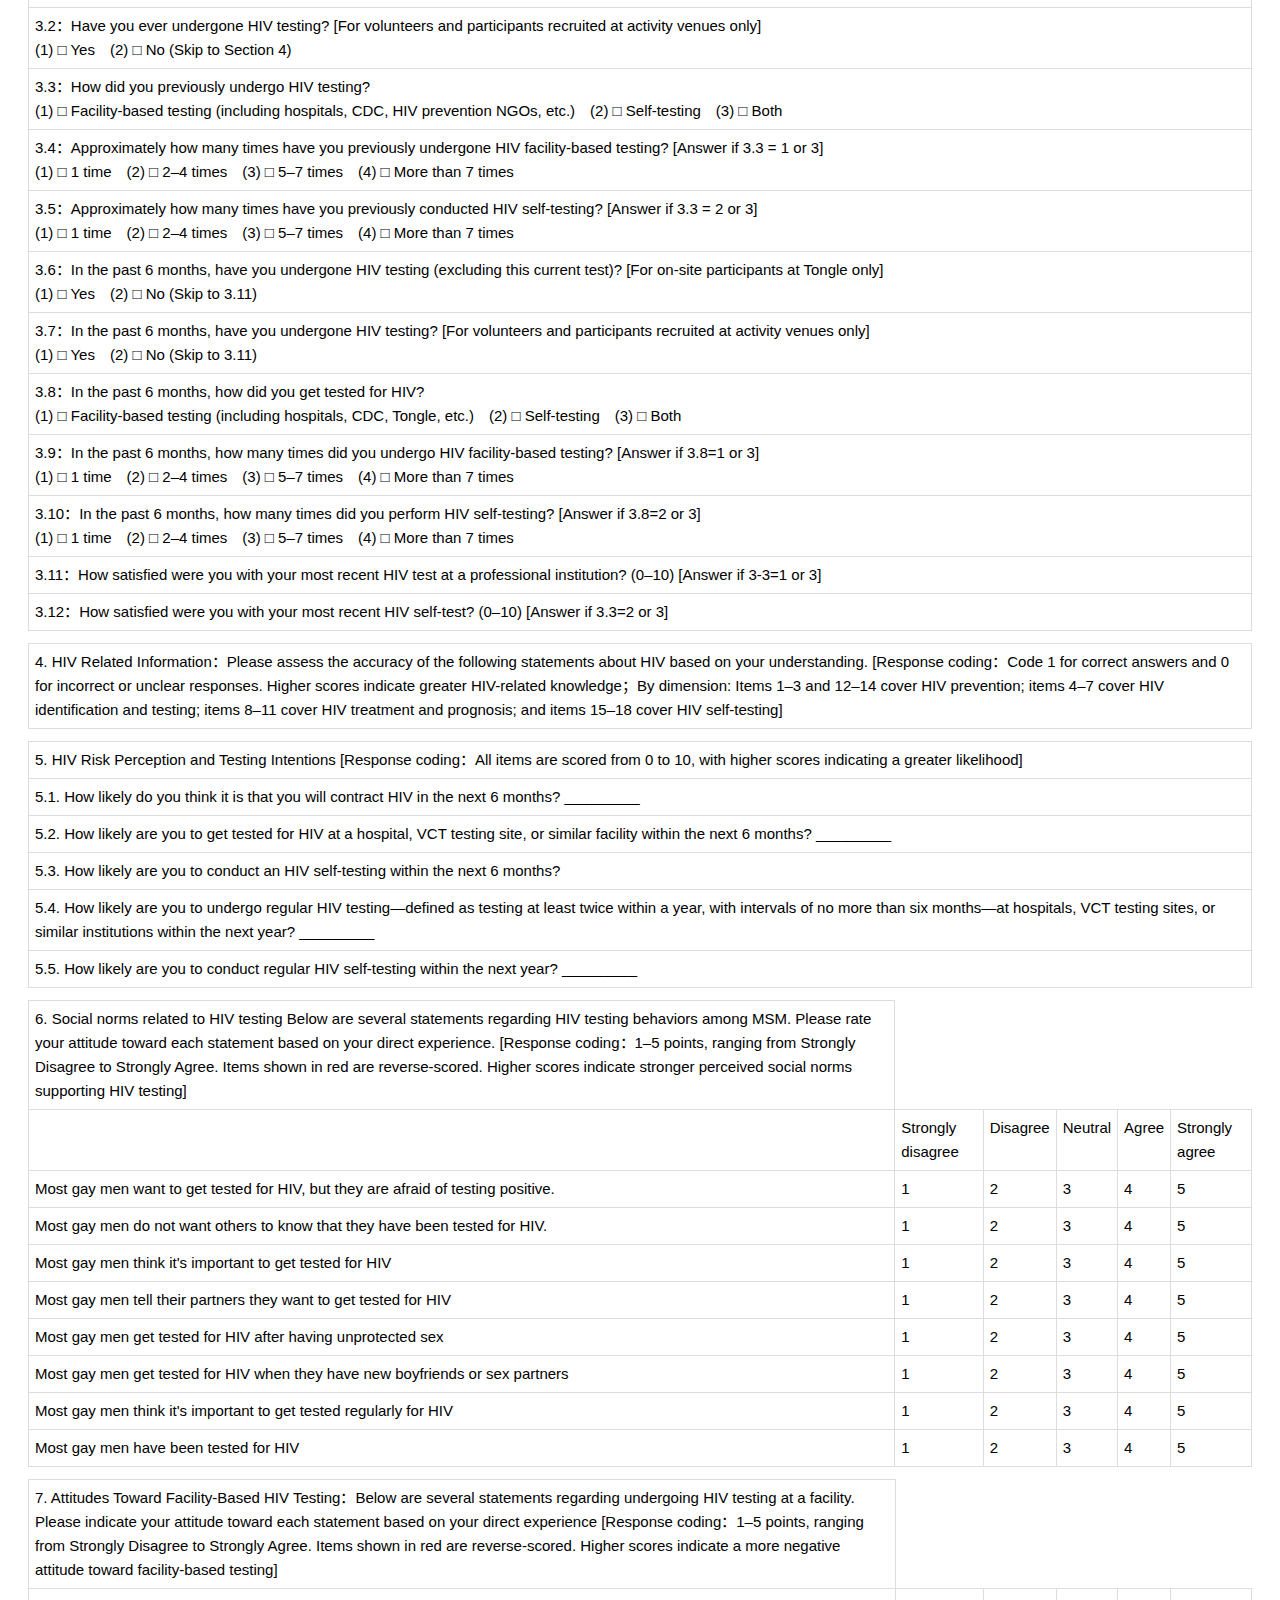
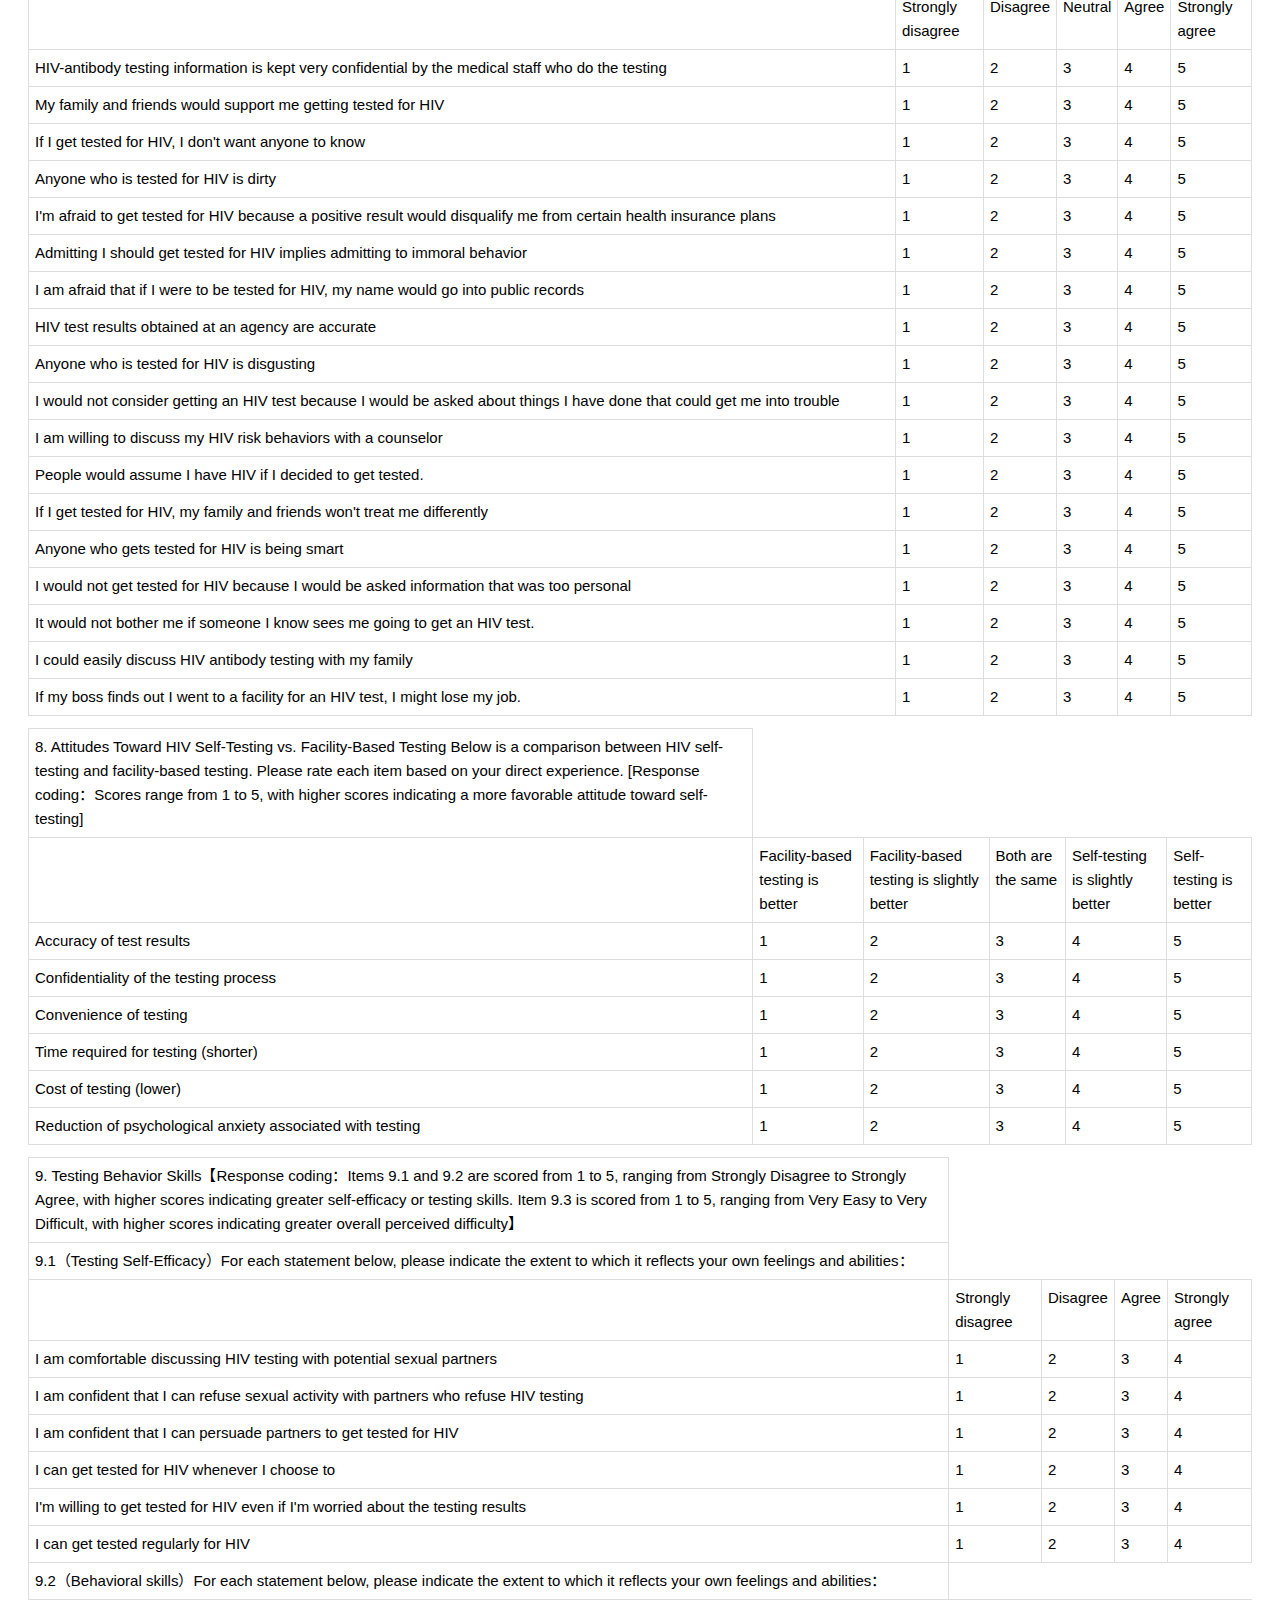
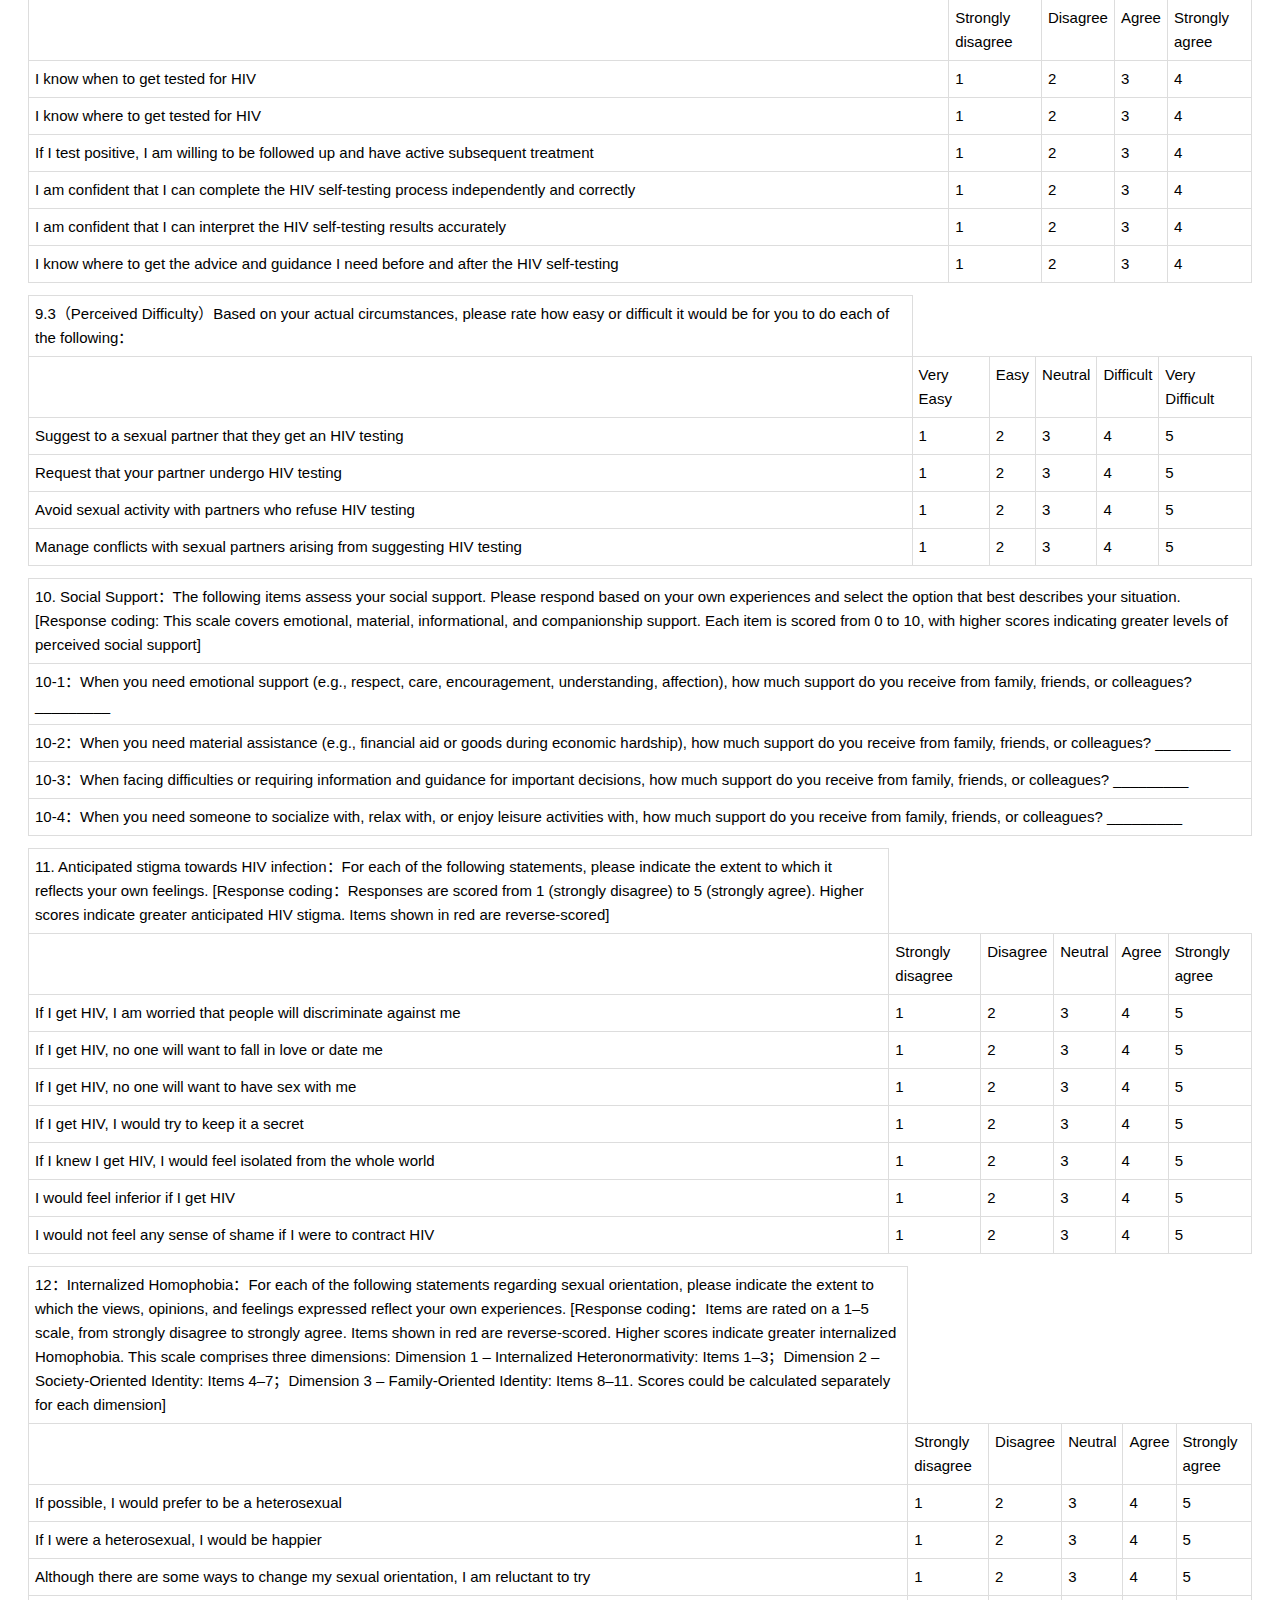
<file: datasets/hiv-selftesting-msm-chengdu-2022-full.html>
<!doctype html>
<html lang="zh-CN">
<head>
<meta charset="utf-8">
<title>完整问卷 - 中国MSM人群HIV自检行为调查（成都，2022）</title>
<meta name="viewport" content="width=device-width, initial-scale=1">
<style>
body { font-family: -apple-system,BlinkMacSystemFont,'Segoe UI',Roboto,'Helvetica Neue',Arial,'Noto Sans SC','PingFang SC','Hiragino Sans GB','Microsoft YaHei',sans-serif; font-size: 15px; line-height: 1.6; padding: 20px; }
h1,h2,h3 { margin: 0.8em 0 0.4em; }
p { margin: 0.4em 0; }
table { border-collapse: collapse; width: 100%; margin: 0.8em 0; }
td, th { border: 1px solid #ddd; padding: 6px; vertical-align: top; }
pre { white-space: pre-wrap; }
.notice { background:#fffbe6; border:1px solid #ffe58f; padding:10px; border-radius:8px; }
</style>
</head>
<body>
<h1>中国MSM人群HIV自检行为调查（成都，2022）— 完整文档</h1>
<div class="notice">本页面由原始 DOCX 自动转换生成，保留段落、换行与表格内容（不省略任何文本）。</div>
<p>中国男男性行为人群HIV自检行为调查研究</p><p>一、研究介绍</p><p>（1）中文</p><p>本数据库主要研究目的是基于信息动机行为技能模型的中国男男性行为人群HIV自检行为影响因素分析。该研究为横断面性质，于2022年3月到5月于中国成都开展调查，抽样方式为非随机抽样，研究参与者通过与当地同志友好组织（成都市同乐健康咨询服务中心）合作招募，主要有三种招募途径：(1) 在同乐接受艾滋病检测与咨询服务的男男性行为者；(2) 在男男性行为者聚集场所（酒吧、浴场等）的外展调查；(3) 通过同乐志愿者同伴网络在线邀请的男男性行为者。共接触到610名男男性行为人群，有效参与者499名，响应率为82%。</p><p>（2）English</p><p>The primary objective of this database is to explore the factors influencing HIV self-testing (HIVST) behavior among men who have sex with men (MSM), based on the Information-Motivation-Behavioral Skills (IMB) model. This cross-sectional study was conducted in Chengdu, China, from March to May 2022, employing a non-random sampling method. Participants were recruited in collaboration with a local MSM-friendly organization, the Chengdu Tongle Health Consultation Service Center, through three primary channels: (1) MSM receiving HIV testing and counseling services at Tongle, (2) outreach surveys conducted at MSM gathering venues (e.g., bars, bathhouses), and (3) online invitations sent via Tongle’s volunteer peer network. A total of 610 MSM were approached, with 499 valid participants, yielding an 82% response rate.</p><p>二、问卷和编码</p><p>问卷主要包括以下模块（详细问卷和编码见附表1）：</p><p>（1）一般人口学特征：年龄、民族、居住地、受教育程度、婚姻状况、工作状态、个人月均收入、性取向</p><p>（2）性行为发生情况：过去6个月性行为发生方式、固定/临时性伴数、安全套使用情况、药物使用情况、性病史、群交性行为发生情况</p><p>（3）HIV检测行为相关：过去6个月/终生HIV检测情况、检测次数、检测方式、检测满意度</p><p>（4）HIV信息：HIV预防、识别、治疗和自检相关知识</p><p>（5）HIV检测动机：HIV风险感知、检测行为意图、社会规范、检测态度</p><p>（6）HIV检测行为技能：HIV检测自我效能、感知困难度</p><p>（7）额外变量：社会支持（情感、物质、信息、陪伴）、HIV感染预期污名、MSM内化污名、HIV检测阴性反应</p><p>（8）纳入排出标准：自愿参与、年龄（18及以上）、性别（男）、最近6个月发生男男性行为、问卷完成时长（6分钟及以上）、无大量重复及存在明显的逻辑错误</p><p>The questionnaire consists of the following modules (for detailed questionnaire and coding, see Appendix 1):</p><p>（1）General Demographic Information: Age, ethnicity, place of residence, education level, marital status, employment status, average monthly income, and sexual orientation.</p><p>（2）Sexual Behavior: Sexual activity over the past 6 months, number of regular and casual sexual partners, condom use, drug use, history of sexually transmitted infections (STIs), and occurrences of group sex.</p><p>（3）HIV Testing Behavior: HIV testing history (past 6 months/lifetime), number of tests, types of testing, and satisfaction with testing.</p><p>（4）Information: Knowledge of HIV prevention, recognition, treatment, and self-testing.</p><p>（5）Motivation: Perceived HIV risk, intention to test, social norms, and attitudes toward HIV testing.</p><p>（6）Testing Skills: Self-efficacy related to HIV testing and perceived difficulty in undergoing testing.</p><p>（7）Additional Variables: Social support (emotional, material, informational, accompaniment), anticipated stigma related to HIV infection, internalized stigma among MSM, and reactions to negative HIV test results.</p><p>（8）Inclusion/Exclusion Criteria: Voluntary participation, age (18+), sex assigned at birth (male), male-male sexual behavior within the last 6 months, minimum questionnaire completion time (≥6 minutes), and absence of substantial duplication or obvious logical errors.</p><p>三、当前已发表成果</p><p>(1) Zhu, Y., Li, Z., Chen, X., Yang, X., Shi, Y., Wang, X., Guo, Y., Gu, J., Hao, C., Hao, Y., Cao, W., &amp; Li, J. (2025). Application of the Information-Motivation-Behavioral Skills Theory to Explore HIV Self-Testing Behavior Among Men Who Have Sex with Men in Southwest China. Archives of sexual behavior, 10.1007/s10508-025-03212-4. Advance online publication. https://doi.org/10.1007/s10508-025-03212-4</p><p>Abstract: HIV self-testing (HIVST) has been shown to complement existing facility-based testing services and promote regular HIV testing among men who have sex with men (MSM). However, HIVST uptake among Chinese MSM remains suboptimal, with existing studies reporting a testing rate below 50%. While the Information-Motivation-Behavioral Skills (IMB) model has often been employed to understand health behaviors, its application to quantitatively investigate HIVST remains limited. An anonymous cross-sectional survey was conducted among 499 eligible MSM in Chengdu, China, from March to May 2022. The psychometric properties of the IMB components were validated using confirmatory factor analysis and Analysis of Moment Structures. The associations between IMB factors and HIVST were explored through univariate and multivariate logistic regression analyses. Factors identified in the regression analyses were subsequently included in a structural equation modeling framework. A total of 178 individuals (35.7%) reported HIVST in the last 6 months. Higher self-testing knowledge (adjusted odds ratio, aOR = 1.54, 95% CI: 1.07-2.23), positive attitudes toward self-testing-specifically regarding test accuracy (aOR = 1.29, 95% CI: 1.02-1.63) and confidentiality (aOR = 1.33, 95% CI: 1.10-1.62)-and greater behavioral skills related to self-testing (aOR = 1.11, 95% CI: 1.04-1.20) were independently associated with higher HIVST uptake. In the IMB model, information (β = 0.118, p = 0.027), motivation (β = 0.263, p &lt; 0.001), and behavioral skills (β = 0.149, p = 0.002) each demonstrated a direct positive effect on HIVST. Additionally, behavioral skills partially mediated the effects between information (β = 0.235, p &lt; 0.001) and motivation (β = 0.131, p = 0.010) on HIVST. These findings indicate that interventions targeting IMB components are essential for improving HIVST uptake among Chinese MSM. In particular, health education focusing on self-testing knowledge, assurance of test kit validity, and empowerment through skill-building interventions may facilitate greater adoption of HIVST in this population.</p><p>(2) Shi, Z., Li, J., Lin, H., Wang, X., Cao, W., &amp; Shi, Y. (2024). Low Level of Accurate Knowledge of Undetectable Equals Untransmittable (U = U) Among Men Who Have Sex with Men (MSM) Challenges U = U Achievement in Chengdu, Southwestern China. AIDS and behavior, 28(12), 4146–4157. https://doi.org/10.1007/s10461-024-04502-z</p><p>Abstract: The introduction of the undetectable equals untransmittable (U = U) statement significantly reduces HIV stigma and provides an empirical basis for achieving &quot;zero transmission.&quot; U = U messaging has gained increasing support and is well-developed in several countries. However, the current status of accurate knowledge of U = U and its associated factors among men who have sex with men (MSM) in China remians unclear. We conducted a cross-sectional survey among MSM recruited in Chengdu, China, from March to May 2022 to investigate the percentage of those who knew U = U accurately and to explore associations between sexual risk behaviors, HIV testing, socio-behavioral measures, and accurate knowledge of U = U. Of 497 MSM included in our study, 23.4% (116/497) had accurate knowledge of U = U. More than half of the participants (63.2%, 314/497) reported multiple sexual partnerships, 15.7% (78/497) used substance during sex, 37.4% (186/497) reported inconsistent condom use, and 76.1% (378/497) took HIV testing in the past six months. Factors associated with accurate knowledge of U = U among MSM included substance use during sex (multivariate odds ratios ORm = 1.96; 95%CI: 1.13-3.41), HIV status tested in the last six months (ORm = 2.07; 95%CI: 1.14-3.77), HIV-related literacy (ORm = 1.41; 95%CI: 1.14-1.74) and perceived higher risk of HIV infection (ORm = 1.11; 95%CI: 1.02-1.21). The findings indicate that great challenges need to be conquered for U = U achievement among the MSM population in Chengdu, China. Intervention strategies should be prioritized in health education on high-risk behaviors such as group sex and substance use, information provision and counseling of U = U in HIV testing services, and encouraging U = U knowledge sharing among MSM with their partners in China.</p><p>(3) 朱洋,侯丰苏,陈晓婷,杨潇,曹望楠,郝元涛,李菁华.成都市男男性行为人群对重复HIV检测阴性的反应与危险性行为的关联研究[J].中华流行病学杂志,2023,44(3):452-456. http://dx.doi.org/10.3760/cma.j.cn112338-20220705-00601</p><p>摘要：研究成都市MSM对重复HIV检测阴性的反应及与危险性行为的关联。方法 2022年3-5月与成都同乐健康咨询服务中心合作，采用方便抽样方法招募研究对象610名MSM。收集研究对象社会人口学特征、对HIV检测阴性的反应和性行为情况。采用单因素及多因素logistic回归模型分析HIV检测阴性反应与性行为的关联。结果 参加问卷调查579名（94.9%），纳入研究对象354名（61.1%），HIV检测阴性反应得分分别为强化安全（17.03±2.20）分、运气（7.50±1.87）分和低风险感知（8.87±3.62）分。多因素logistic回归模型结果显示，强化安全与发生群交呈负相关（aOR=0.80，95%CI：0.67~0.95）；运气与临时性行为（aOR=1.20，95%CI：1.06~1.35）、不坚持使用安全套（aOR=1.21，95%CI：1.06~1.37）、发生群交（aOR=1.26，95%CI：1.00~1.60）和多性伴（aOR=1.24，95%CI：1.09~1.42）与危险性行为呈正相关。低风险感知仅与多性伴（aOR=1.08，95%CI：1.01~1.15）呈正相关。结论 成都市MSM对重复HIV检测阴性反应的强化安全和运气维度认可程度较高，自身风险感知良好。在提供HIV检测和咨询服务期间，干预策略和风险咨询应重视向对运气认可较高的个体倾斜，帮助其树立安全性行为意识，减少侥幸心理带来的负面影响。</p><p>Zhu, Y., Hou, F. S., Chen, X. T., Yang, X., Cao, W. N., Hao, Y. T., &amp; Li, J. H. (2023). Zhonghua liu xing bing xue za zhi = Zhonghua liuxingbingxue zazhi, 44(3), 452–456. https://doi.org/10.3760/cma.j.cn112338-20220705-00601</p><p>Abstract: To investigate the association between the response to repeated negative HIV testing and the risk sexual behaviors in men who have sex with men (MSM) in Chengdu. Methods A total of 610 MSM were recruited by convenience sampling method through Chengdu Tongle Health Consultation Service Centre from March to May 2022. Data were collected from the MSM through questionnaire survey, including the demographic characteristics, sexual behaviors in the past 6 months, the response to rerpeated negative HIV testing. Univariate and multivariate logistic regression models were conducted to analyze the association between the response to repeated negative HIV testing and risk sexual behavior. Results A total of 579 (94.9%) participants participated in the questionnaire survey and 354 (61.1%) subjects were included in the study.For the negative HIV testing, some MSM believed that they had taken effective protection measures (17.03±2.20), some believed that they were lucky (7.50±1.87) and some believed that they were at low risk (8.87±3.62). Multivariate logistic regression model showed that protected sexual behavior was negatively associated with group sex (aOR=0.80, 95%CI:0.67-0.95), lucky was positively associated with casual sex (aOR=1.20, 95%CI:1.06-1.35), inconsistent condom use (aOR=1.21, 95%CI:1.06-1.37), group sex (aOR=1.26, 95%CI:1.00-1.60), and multiple sexual partners (aOR=1.24, 95%CI:1.09-1.42) and low risk perception was positively associated with multiple sexual partners only (aOR=1.08, 95%CI:1.01-1.15). Conclusions There were high levels of recognition of protected sexual behavior and lucky dimensions in response to repeated negative HIV testing and well risk perception in MSM in Chengdu. In HIV testing and counseling services, intervention and risk warning should be strengthened in MSM who believed that they are lucky to improve their awareness of safe sex and reduce the negative effects of fluke mind.</p><p>四、联系方式</p><p>邮箱/在线提交：xxxxxxxx</p><p>1、（申请时需提交一份简单的研究目的、数据分析计划和所需变量）2、考虑版权和作者署名，或引用问题</p><p>五、国内外研究数据分享网站（供参考）</p><p>（1）中国慢性病前瞻性研究（China Kadoorie Biobank, CKB）：http://ckbiobank.pku.edu.cn/jlhz1/sjgx/sjgxlc.htm</p><p>（2）中国健康与养老追踪调查（China Health and Retirement Longitudinal Study, CHARLS）：http://charls.pku.edu.cn/ ：</p><p>亮点：出版成果分工作、会议、学术等（参考性较强）</p><p>（3）美国国家健康及营养普查（National Health &amp; Nutrition Examination Survey, NHANES)：https://www.niehs.nih.gov/research/atniehs/labs/crb/studies/closed-studies/nhanes</p><p>附件一</p><table><tbody><tr><td></td></tr></tbody></table><p>调查问卷</p><table><tbody><tr><td>1.个人基本情况【编码规则：1-1以实际填写年龄为准；1-2至1-8均以选项序号作为编码，可根据需要自由合并】</td></tr><tr><td>1-1：年龄：_____ 岁（填空：18-85）</td></tr><tr><td>1-2：民族：（1）□ 汉族  （2）藏族  （3）□ 羌族 （4）□ 彝族（5）□ 回族 （6）□ 其它 ______</td></tr><tr><td>1-3：您目前居住的城市是： （1）□ 成都  （2）□ 其他城市</td></tr><tr><td>1-4：您目前/最高的教育程度是：<br/>（1）□初中及以下 （2）□高中/中专（3）□大专（4）□本科 （5）□硕士研究生及以上</td></tr><tr><td>1-5：您目前的婚姻状况是：<br/>（1）□ 已婚    （2）□ 未婚    （3）□ 离异或丧偶</td></tr><tr><td>1-6：您目前的工作状态是：<br/>（1）□ 全职   （2）□ 兼职   （3）□ 待业/失业   （4）□ 退休   （5）□ 学生</td></tr><tr><td>1-7：您目前个人平均月收入为多少元：<br/>（1）□0-2500 （2）□2501-5000 （3）□5001-7500 （4）□7501-10000  （5）□10001及以上</td></tr><tr><td>1-8：您认为您的性取向是：<br/>（1）□ 同性恋    （2）□ 异性恋    （3）□ 双性恋   （4）□ 不确定</td></tr></tbody></table><table><tbody><tr><td>2.性行为发生情况【编码规则：2-2位多选，选择为1，不选为0；2-3和2-4以实际填写数量为准，其余选项均以选项序号作为编码，其中，部分选项涉及逻辑跳转，在2-2选固定性伴时，才需回答2-3和2-5、选临时性伴时，才需回答2-4和2-6】</td></tr><tr><td>2-1：最近6个月，您跟男性发生性行为的方式是：<br/>（1）□ 1、攻方、插入方   （2）□ 0、受方、被插入方   （3） 0.5、前面2项都有<br/>（4）□ 没有插入型性行为</td></tr><tr><td>2-2：最近6个月，您的男性性伴包括以下哪些？<br/>（1）□ 固定性伴（指确定恋爱关系的男朋友或有3个月及以上性关系的性伴）<br/>（2）□ 临时性伴（指一夜情、偶遇性行为，或不足3个月性关系的性伴）<br/>（3）□ 商业性伴（与指与对方发生性行为，获取/付出金钱、药品或其他物质利益）</td></tr><tr><td>2-3：最近6个月，您有____位男性固定性伴。</td></tr><tr><td>2-4：最近6个月，您有____位男性临时性伴。</td></tr><tr><td>2-5：最近6个月，您和男性固定性伴发生肛交行为时安全套的使用情况：<br/>（1）□ 都不用     （2）□ 偶尔使用      （3）□ 经常使用    （4）□ 每次都用  （5）没有发生肛交行为</td></tr><tr><td>2-6：最近6个月，您和男性临时性伴发生肛交行为时安全套的使用情况：<br/>（1）□ 都不用     （2）□ 偶尔使用      （3）□ 经常使用     （4）□ 每次都用  （5）没有发生肛交行为</td></tr><tr><td>2-7：最近6个月，您是否有过HIV阳性性伴：<br/>（1）□ 有     （2）□ 无    （3）□ 不详</td></tr><tr><td>2-8：最近6个月，您是否在发生性行为过程中使用过RUSH、冰、可卡因、K仔等药物：<br/>（1）□ 有    （2）□ 无</td></tr><tr><td>2-9：最近6个月，您是否有过性病感染症状或被诊断为性病，如淋病，梅毒，尖锐湿疣，生殖器疱疹等：（1）□ 有    （2）□ 无</td></tr><tr><td>2-10：最近6个月，您是否有参与过男男群交性行为（3人及以上）：<br/>（1）□ 有    （2）□ 无</td></tr></tbody></table><table><tbody><tr><td>3. HIV检测行为相关【编码规则：3-1至3-10均以选项序号作为编码；3-11和3-12以实际分数为准，0-10分；存在部分逻辑跳转关系，已在量表中标记】</td></tr><tr><td>3-1：您是否做过HIV检测（不包括本次检测）：【本题限同乐现场检测人群回答】<br/>（1）□ 是   （2）□ 否(跳转至第4部分)</td></tr><tr><td>3-2：您是否做过HIV检测：【本题限志愿者及活动场所招募人群回答】<br/>（1）□ 是   （2）□ 否(跳转至第4部分)</td></tr><tr><td>3-3：您既往以何种方式进行过HIV检测：<br/>（1）□在机构（包括医院、疾控、艾防社会组织等）   （2）□ 自我检测  （3）□ 二者皆有</td></tr><tr><td>3-4：您既往在机构（包括医院、疾控、社会组织等）进行HIV检测的次数大概在： 【3-3选1/3者作答】<br/>（1）□ 1次  （2）□ 2-4次   （3）□ 5-7次   （4）□ 7次以上</td></tr><tr><td>3-5：您既往进行HIV自检测的次数大概在： 【3-3选2/3者作答】<br/>（1）□ 1次  （2）□ 2-4次   （3）□ 5-7次   （4）□ 7次以上</td></tr><tr><td>3-6：最近6个月，您是否进行过HIV检测（不包括本次检测）：【本题限同乐现场检测人群回答】<br/>（1）□ 是   （2）□ 否（跳转至3-11）</td></tr><tr><td>3-7：最近6个月，您是否进行过HIV检测：【本题限志愿者及活动场所招募人群回答】<br/>（1）□ 是   （2）□ 否（跳转至3-11）</td></tr><tr><td>3-8：最近6个月，您曾以何种方式进行过HIV检测：<br/>（1）□在机构（包括医院、疾控、同乐等）   （2）□ 自检  （3）□ 二者皆有</td></tr><tr><td>3-9：最近6个月，您在机构（包括医院、疾控、社会组织等）进行HIV检测的次数大概在： 【3-8选1/3者作答】<br/>（1）□ 1次  （2）□ 2-4次   （3）□ 5-7次   （4）□ 7次以上</td></tr><tr><td>3-10：最近6个月，您进行HIV自我检测的次数大概在： 【3-8选2/3者作答】<br/>（1）□ 1次  （2）□ 2-4次   （3）□ 5-7次   （4）□ 7次以上</td></tr><tr><td>3-11：请问您对最近一次专业机构HIV检测的满意度如何：（0-10）【3-3选1/3者作答】</td></tr><tr><td>3-12：请问您对最近一次HIV自我检测的满意度如何：（0-10）【3-3选2/3者作答】</td></tr></tbody></table><table><tbody><tr><td>4.HIV相关认知情况：请您根据自己的认识，判断下列关于HIV的表达是否正确：【编码规则：回答正确编码为1，回答错误或不清楚编码为0，分数越高代表HIV相关认知越高；分维度来说，条目1-3、12-14为HIV预防；条目4-7为HIV识别与检测；条目8-11为HIV治疗与预后；条目15-18为HIV自检】<br/></td></tr></tbody></table><table><tbody><tr><td>5.HIV风险感知和检测行为意图【编码规则：均为1-10分，分数越高表示可能性越大】</td></tr><tr><td>5-1：您认为您未来6个月感染HIV的可能性有多大？ _________</td></tr><tr><td>5-2：未来6个月内，您到医院、VCT检测点等机构做HIV检测的可能性有多大？ _________</td></tr><tr><td>5-3：未来6个月内，您进行HIV自检的可能性有多大？ _________</td></tr><tr><td>5-4：未来1年内，您定期（指至多间隔半年及以内时间，即一年检测2次及以上）到医院、VCT检测点等机构做HIV检测的可能性有多大？</td></tr><tr><td>5-5：未来1年内，您定期进行HIV自检的可能性有多大？________</td></tr></tbody></table><table><tbody><tr><td>6.HIV检测社会规范 .以下是关于男同群体对HIV检测行为的一些看法，请凭直接感受选择您对这些看法、观点的态度：【编码规则：非常不同意到非常同意依次为1-5分，其中，标红条目为反向记分，分数越高，代表HIV检测社会规范越高】</td></tr><tr><td></td><td>非常不同意</td><td>不同意</td><td>中立</td><td>同意</td><td>非常同意</td></tr><tr><td>大多数男同想要做HIV检测，但又害怕检测出阳性</td><td>1</td><td>2</td><td>3</td><td>4</td><td>5</td></tr><tr><td>大多数男同不希望被别人发现自己做了HIV检测</td><td>1</td><td>2</td><td>3</td><td>4</td><td>5</td></tr><tr><td>大多数男同认为做HIV检测很重要</td><td>1</td><td>2</td><td>3</td><td>4</td><td>5</td></tr><tr><td>大多数男同会告诉伴侣他们想做HIV检测</td><td>1</td><td>2</td><td>3</td><td>4</td><td>5</td></tr><tr><td>大多数男同在发生无保护性行为后都会做HIV检测</td><td>1</td><td>2</td><td>3</td><td>4</td><td>5</td></tr><tr><td>在有了新男友或性伴侣后，大多数男同都会做HIV检测</td><td>1</td><td>2</td><td>3</td><td>4</td><td>5</td></tr><tr><td>大多数男同认为定期做HIV检测很重要</td><td>1</td><td>2</td><td>3</td><td>4</td><td>5</td></tr><tr><td>大多数男同都做过HIV检测</td><td>1</td><td>2</td><td>3</td><td>4</td><td>5</td></tr></tbody></table><table><tbody><tr><td>7.HIV机构检测态度 以下是对于去机构做HIV检测的一些看法，请凭直接感受选择您对这些看法观点的态度：【编码规则：非常不同意到非常同意依次为1-5分，其中，标红条目为反向记分，分数越高，代表对HIV机构检测态度越消极】</td></tr><tr><td></td><td>非常不同意</td><td>不同意</td><td>中立</td><td>同意</td><td>非常同意</td></tr><tr><td>负责HIV检测的工作人员对检测信息是严格保密的</td><td>1</td><td>2</td><td>3</td><td>4</td><td>5</td></tr><tr><td>我的家人和朋友会支持我做HIV检测</td><td>1</td><td>2</td><td>3</td><td>4</td><td>5</td></tr><tr><td>如果做了HIV检测，我不想让任何人知道</td><td>1</td><td>2</td><td>3</td><td>4</td><td>5</td></tr><tr><td>任何接受HIV检测的人都是不干净的</td><td>1</td><td>2</td><td>3</td><td>4</td><td>5</td></tr><tr><td>我害怕做HIV检测，因为检测阳性不能购买某些医疗保险</td><td>1</td><td>2</td><td>3</td><td>4</td><td>5</td></tr><tr><td>承认应该做HIV检测就代表着承认做过不道德的事情</td><td>1</td><td>2</td><td>3</td><td>4</td><td>5</td></tr><tr><td>我担心如果我做了HIV检测，我的名字会被公开</td><td>1</td><td>2</td><td>3</td><td>4</td><td>5</td></tr><tr><td>在机构做HIV检测结果是准确的</td><td>1</td><td>2</td><td>3</td><td>4</td><td>5</td></tr><tr><td>在机构做HIV检测会令人难堪</td><td>1</td><td>2</td><td>3</td><td>4</td><td>5</td></tr><tr><td>我不会考虑做HIV检测，因为检测时会被问及我做过的，可能会给我带来麻烦的事情</td><td>1</td><td>2</td><td>3</td><td>4</td><td>5</td></tr><tr><td>我愿意和咨询检测人员讨论我的HIV感染风险行为</td><td>1</td><td>2</td><td>3</td><td>4</td><td>5</td></tr><tr><td>如果我决定做HIV检测，人们就会认为我感染了HIV</td><td>1</td><td>2</td><td>3</td><td>4</td><td>5</td></tr><tr><td>如果我做了HIV检测，我的家人和朋友不会区别对待我</td><td>1</td><td>2</td><td>3</td><td>4</td><td>5</td></tr><tr><td>任何接受HIV检测的人都是明智的</td><td>1</td><td>2</td><td>3</td><td>4</td><td>5</td></tr><tr><td>我不会在机构做HIV检测，因为可能会被要求提供过于私人的信息</td><td>1</td><td>2</td><td>3</td><td>4</td><td>5</td></tr><tr><td>我不介意认识的人看到我去机构做HIV检测</td><td>1</td><td>2</td><td>3</td><td>4</td><td>5</td></tr><tr><td>我可以和家人、朋友轻松地讨论HIV检测</td><td>1</td><td>2</td><td>3</td><td>4</td><td>5</td></tr><tr><td>如果上司发现我去机构做HIV检测，我可能会丢掉工作</td><td>1</td><td>2</td><td>3</td><td>4</td><td>5</td></tr></tbody></table><table><tbody><tr><td>8.HIV自检与机构检测对比态度：以下是HIV自检和去机构做检测的对比，请凭您的直接感受做出比较【编码规则：分数由1-5，分数越高代表对自检的态度越好】</td></tr><tr><td></td><td>机构检测更好</td><td>机构检测稍微好一点</td><td>两者相同</td><td>自检稍微好一点</td><td>自检更好</td></tr><tr><td>检测结果的准确性</td><td>1</td><td>2</td><td>3</td><td>4</td><td>5</td></tr><tr><td>检测过程的保密性</td><td>1</td><td>2</td><td>3</td><td>4</td><td>5</td></tr><tr><td>检测的便利性</td><td>1</td><td>2</td><td>3</td><td>4</td><td>5</td></tr><tr><td>检测过程花费的时间（少）</td><td>1</td><td>2</td><td>3</td><td>4</td><td>5</td></tr><tr><td>检测的价格成本（低）</td><td>1</td><td>2</td><td>3</td><td>4</td><td>5</td></tr><tr><td>减少检测相关的心理恐惧</td><td>1</td><td>2</td><td>3</td><td>4</td><td>5</td></tr></tbody></table><table><tbody><tr><td>9.检测行为技巧【编码规则：9.1和9.2，由非常不符合/同意到完全符合/同意，分数依次由1-5，分数越高代表检测自我效能/技能越高；9.3，由非常容易到非常不容易，分数依次由1-5，分数越高代表整体感知困难度越大】</td></tr><tr><td>9.1（检测自我效能）对下列每个句子描述的情况，请根据您的直接感受判断是否符合自己：</td></tr><tr><td></td><td>非常不符合</td><td>不符合</td><td>符合</td><td>完全<br/>符合</td></tr><tr><td>我很乐意与潜在性伴讨论HIV检测的事情</td><td>1</td><td>2</td><td>3</td><td>4</td></tr><tr><td>我有信心拒绝与不做HIV检测的性伴发生性行为</td><td>1</td><td>2</td><td>3</td><td>4</td></tr><tr><td>我有信心说服性伴做HIV检测</td><td>1</td><td>2</td><td>3</td><td>4</td></tr><tr><td>如果我愿意，我就可以去做HIV检测</td><td>1</td><td>2</td><td>3</td><td>4</td></tr><tr><td>即使担心检测结果，我仍愿意做HIV检测</td><td>1</td><td>2</td><td>3</td><td>4</td></tr><tr><td>我能定期做HIV检测</td><td>1</td><td>2</td><td>3</td><td>4</td></tr><tr><td>9.2（检测技能）对下列每个句子描述的情况，请根据您的直接感受判断是否符合自己：</td></tr><tr><td></td><td>非常不同意</td><td>不同意</td><td>同意</td><td>完全<br/>同意</td></tr><tr><td>我知道应该何时做HIV检测</td><td>1</td><td>2</td><td>3</td><td>4</td></tr><tr><td>我知道哪里可以做HIV检测</td><td>1</td><td>2</td><td>3</td><td>4</td></tr><tr><td>如果检测结果阳性，我愿意接受随访并积极进行后续治疗</td><td>1</td><td>2</td><td>3</td><td>4</td></tr><tr><td>我有信心可以独立、正确地完成HIV自检流程</td><td>1</td><td>2</td><td>3</td><td>4</td></tr><tr><td>我有信心可以准确解读HIV自检结果</td><td>1</td><td>2</td><td>3</td><td>4</td></tr><tr><td>在HIV自检前后，我知道哪里可以获得所需的咨询和指导</td><td>1</td><td>2</td><td>3</td><td>4</td></tr></tbody></table><table><tbody><tr><td>9.3（整体感知困难度）请根据您的现实情况，判断您要做到下列每件事情的难易程度：</td></tr><tr><td></td><td>非常<br/>容易</td><td>容易</td><td>中立</td><td>不容易</td><td>非常不容易</td></tr><tr><td>向性伴提出做HIV检测的想法</td><td>1</td><td>2</td><td>3</td><td>4</td><td>5</td></tr><tr><td>要求伴侣做HIV检测</td><td>1</td><td>2</td><td>3</td><td>4</td><td>5</td></tr><tr><td>避免与不做HIV检测的性伴发生性行为</td><td>1</td><td>2</td><td>3</td><td>4</td><td>5</td></tr><tr><td>处理提议做HIV检测引起的与性伴的矛盾和冲突</td><td>1</td><td>2</td><td>3</td><td>4</td><td>5</td></tr></tbody></table><table><tbody><tr><td>10.社会支持：以下是关于您社会支持情况的一些问题，请根据您的直接感受在下列每个句子中填写并选择最符合自己的描述；【编码规则：包括情感、物质、信息和陪伴支持，分数为0-10分，分数越高代表社会支持越多】</td></tr><tr><td>10-1：当需要倾诉或情感上的支持（尊重、关心、支持、理解、喜爱等）时，您能从家人/朋友/同事获得多少支持？ _________</td></tr><tr><td>10-2：当需要物质上的帮助时（如经济困难时，需要财、物），您能从家人/朋友/同事获得多少支持？ _________</td></tr><tr><td>10-3：当面临困境或重要决定需要信息帮助和指导建议时，您能从家人/朋友/同事获得多少支持？ _________</td></tr><tr><td>10-4：当需要有人与您一起聚会、放松，做一些快乐的事情欢度时光时，您能从家人/朋友/同事获得多少支持？ _________</td></tr></tbody></table><table><tbody><tr><td>11.HIV预期污名：对下列每个句子中描述的想法、观点，请根据直接感受判断与您自己相符合的程度情况：【编码规则：由非常不符合到非常符合分数依次为1-5，分数越高，代表HIV预期污名越严重；标红条目为反向记分条目】</td></tr><tr><td></td><td>非常不符合</td><td>不符合</td><td>一般</td><td>符合</td><td>非常符合</td></tr><tr><td>如果感染了HIV，我担心别人会歧视我</td><td>1</td><td>2</td><td>3</td><td>4</td><td>5</td></tr><tr><td>如果感染了HIV，就没有人愿意和我谈恋爱或者约会了</td><td>1</td><td>2</td><td>3</td><td>4</td><td>5</td></tr><tr><td>如果感染了HIV，就没有人愿意和我发生性行为了</td><td>1</td><td>2</td><td>3</td><td>4</td><td>5</td></tr><tr><td>如果感染了HIV，我会努力保守秘密</td><td>1</td><td>2</td><td>3</td><td>4</td><td>5</td></tr><tr><td>如果我知道感染了HIV，我会觉得被整个世界孤立了</td><td>1</td><td>2</td><td>3</td><td>4</td><td>5</td></tr><tr><td>如果感染了HIV，我会觉得自己低人一等</td><td>1</td><td>2</td><td>3</td><td>4</td><td>5</td></tr><tr><td>我绝对不会为感染HIV而感到羞愧</td><td>1</td><td>2</td><td>3</td><td>4</td><td>5</td></tr></tbody></table><table><tbody><tr><td>12：内化污名：下列每个句子中与性取向相关的看法、观点和感受，请根据直接感受判断与您自己的看法、观点和感受的相符合的程度：【编码规则：非常不符合到非常符合依次为1-5分，其中，标红条目为反向记分，分数越高，代表污名程度越高；此量表可分维度记分，其中，条目1-3为维度1-内化异性恋规范，4-7为维度2-以社会为导向的身份认同，8-11为维度3-以家庭为导向的身份认同】</td></tr><tr><td></td><td>非常<br/>不符合</td><td>不符合</td><td>一般</td><td>符合</td><td>非常符合</td></tr><tr><td>如有可能，我宁愿选择成为真正的异性恋</td><td>1</td><td>2</td><td>3</td><td>4</td><td>5</td></tr><tr><td>如果我是异性恋，我也许会活得更开心</td><td>1</td><td>2</td><td>3</td><td>4</td><td>5</td></tr><tr><td>即使能够改变，我也不愿意成为异性恋</td><td>1</td><td>2</td><td>3</td><td>4</td><td>5</td></tr><tr><td>在体制内工作一定不能暴露自己的性取向</td><td>1</td><td>2</td><td>3</td><td>4</td><td>5</td></tr><tr><td>在工作单位暴露自己的性取向会影响自己的职业发展</td><td>1</td><td>2</td><td>3</td><td>4</td><td>5</td></tr><tr><td>大多数情况下，我并不介意他人知道我的性取向</td><td>1</td><td>2</td><td>3</td><td>4</td><td>5</td></tr><tr><td>我担心别人知道我的性取向会让我的家人丢脸</td><td>1</td><td>2</td><td>3</td><td>4</td><td>5</td></tr><tr><td>在公共场合同性伴侣没法做异性伴侣可以做的事情</td><td>1</td><td>2</td><td>3</td><td>4</td><td>5</td></tr><tr><td>我听到别人提起同性恋这三个字就会让人感到很紧张</td><td>1</td><td>2</td><td>3</td><td>4</td><td>5</td></tr><tr><td>大多数同性恋都孤独终老</td><td>1</td><td>2</td><td>3</td><td>4</td><td>5</td></tr><tr><td>作为同性恋我没法奉行传统的孝道，会让我觉得自己不孝</td><td>1</td><td>2</td><td>3</td><td>4</td><td>5</td></tr></tbody></table><table><tbody><tr><td>13：HIV检测阴性反应量表：对下列每个句子描述的看法、观点，请根据您的直接感受判与您自己的看法、观点相符的程度：【编码规则：非常不符合到非常符合依次为1-5分；此量表分维度，其中，条目1/3/4/8为维度1-强化安全，条目5/6/14为维度运气，条目2/7/9/10/11/12/13为维度3-低风险感知，需分别记分】</td></tr><tr><td></td><td>非常<br/>不符合</td><td>不符合</td><td>一般</td><td>符合</td><td>非常符合</td></tr><tr><td>HIV检测结果阴性：</td><td></td></tr><tr><td>意味着我的安全性行为措施是有效的</td><td>1</td><td>2</td><td>3</td><td>4</td><td>5</td></tr><tr><td>意味着我过去的一些性行为可能也不是那么危险</td><td>1</td><td>2</td><td>3</td><td>4</td><td>5</td></tr><tr><td>会鼓励我继续进行安全的性行为</td><td>1</td><td>2</td><td>3</td><td>4</td><td>5</td></tr><tr><td>会强化我的安全性行为意识</td><td>1</td><td>2</td><td>3</td><td>4</td><td>5</td></tr><tr><td>我会为自己没有感染HIV而感到幸运</td><td>1</td><td>2</td><td>3</td><td>4</td><td>5</td></tr><tr><td>我觉得自己躲过了一劫</td><td>1</td><td>2</td><td>3</td><td>4</td><td>5</td></tr><tr><td>我觉得可以和临时性伴发生更多的无保护性行为</td><td>1</td><td>2</td><td>3</td><td>4</td><td>5</td></tr><tr><td>我觉得我每次都应该进行有保护的性行为</td><td>1</td><td>2</td><td>3</td><td>4</td><td>5</td></tr><tr><td>我觉得可以与更多的人发生性关系</td><td>1</td><td>2</td><td>3</td><td>4</td><td>5</td></tr><tr><td>当自己多次HIV检测结果都为阴性时：</td><td></td></tr><tr><td>我就越发不担心自己会感染</td><td>1</td><td>2</td><td>3</td><td>4</td><td>5</td></tr><tr><td>我就越发觉得自己对HIV具有免疫力</td><td>1</td><td>2</td><td>3</td><td>4</td><td>5</td></tr><tr><td>我就越发觉得自己很难感染</td><td>1</td><td>2</td><td>3</td><td>4</td><td>5</td></tr><tr><td>我就越发觉得自己是能完全抵御这种疾病的</td><td>1</td><td>2</td><td>3</td><td>4</td><td>5</td></tr><tr><td>我就越发觉得自己的运气会耗尽</td><td>1</td><td>2</td><td>3</td><td>4</td><td>5</td></tr></tbody></table><p>本次检测，您的HIV状况：_______</p><p>您的手机号码：_______</p><p>Appendix I</p><p>Survey Questionnaire</p><table><tbody><tr><td></td></tr><tr><td></td></tr></tbody></table><table><tbody><tr><td>1.General Information [Response coding：Item 1-1: Record the actual age as entered；Items 1-2 to 1-8: Use the option numbers as codes; multiple selections can be coded where applicable]</td></tr><tr><td>1-1：Age: _____ years old (Enter a number between 18 and 85)</td></tr><tr><td>1-2： Ethnicity: (1) □ Han Chinese (2) □ Tibetan (3) □ Qiang (4) □ Yi (5) □ Hui (6) □ Other: ______</td></tr><tr><td>1-3：Current city of residence： (1) □ Chengdu (2) □ Other city</td></tr><tr><td>1-4：Current/highest level of education:<br/>(1) □ Junior high school or below (2) □ High school or vocational school (3) □ College diploma (4) □ Bachelor’s degree (5) □ Master’s degree or above</td></tr><tr><td>1-5：Current marital status:<br/>(1) □ Married (2) □ Unmarried (3) □ Divorced or widowed</td></tr><tr><td>1-6：Current employment status:<br/>(1) □ Full-time (2) □ Part-time (3) □ Unemployed (4) □ Retired (5) □ Student</td></tr><tr><td>1-7：Current average monthly personal income (RMB):<br/>(1) □ 0–2,500 (2) □ 2,501–5,000 (3) □ 5,001–7,500 (4) □ 7,501–10,000 (5) □ 10,001 or above</td></tr><tr><td>1-8：Sexual orientation:<br/>(1) □ Homosexual (2) □ Heterosexual (3) □ Bisexual (4) □ Unsure</td></tr></tbody></table><table><tbody><tr><td>2. Sexual Activity Status [Response coding：Item 2.2 is a multiple-choice question; select 1 if chosen and 0 if not. Items 2.3 and 2.4 should record the actual number entered. All other options use their sequence number as the code. Logical branching: answer items 2.3 and 2.5 only if item 2.2 includes “Regular Partner” and answer items 2.4 and 2.6 only if item 2.2 includes “Casual Partner”]</td></tr><tr><td>2-1：In the past 6 months, your sexual activities with male partners involved:<br/>(1) □ Top/insertive partner (2) □ Bottom/receptive partner (3) □ Both (insertive and receptive) (4) □ No penetrative sex</td></tr><tr><td>2.2：In the past 6 months, which types of male sexual partners did you have?<br/>(1) □ Regular partner (i.e., boyfriend or sexual partner for ≥3 months)<br/>(2) □ Casual partner (i.e., one-night stand, casual encounter, or sexual partner &lt;3 months)<br/>(3) □ Commercial sex partner (sexual encounters involving payment, drugs, or other material benefits)</td></tr><tr><td>2.3：In the past 6 months, how many male regular partners did you have? _____</td></tr><tr><td>2.4：In the past 6 months, how many male casual partners did you have? _____</td></tr><tr><td>2.5：Condom use during anal intercourse with male regular partners in the past 6 months:<br/>(1) □ Never (2) □ Occasionally (3) □ Often (4) □ Every time (5) □ No anal intercourse</td></tr><tr><td>2.6：Condom use during anal intercourse with male casual partners in the past 6 months:<br/>(1) □ Never (2) □ Sometimes (3) □ Often (4) □ Every time (5) □ No anal intercourse</td></tr><tr><td>2.7：In the past 6 months, have you had any HIV-positive sexual partners?<br/>(1) □ Yes (2) □ No (3) □ Unknown</td></tr><tr><td>2.8：In the past 6 months, have you used recreational drugs (e.g., RUSH, methamphetamine, cocaine, ketamine) during sexual activity?<br/>    (1) □ Yes (2) □ No</td></tr><tr><td>2.9：In the past 6 months, have you experienced symptoms of or been diagnosed with a sexually transmitted infection (STI) such as gonorrhea, syphilis, genital warts, or genital herpes?<br/>(1) □ Yes (2) □ No</td></tr><tr><td>2.10：In the past 6 months, have you participated in group sex involving three or more men?<br/>(1) □ Yes (2) □ No</td></tr></tbody></table><table><tbody><tr><td>3. HIV Testing Behavior [Response coding：Items 3.1 to 3.10 use option numbers as codes. Items 3.11 and 3.12 use actual scores ranging from 0 to 10. Some items have logical branching relationships, which are indicated in the scale]</td></tr><tr><td>3.1：Have you ever undergone HIV testing (excluding this current test)? [For on-site participants at Tongle only]<br/>(1) □ Yes (2) □ No (Skip to Section 4)</td></tr><tr><td>3.2：Have you ever undergone HIV testing? [For volunteers and participants recruited at activity venues only]<br/>(1) □ Yes (2) □ No (Skip to Section 4)</td></tr><tr><td>3.3：How did you previously undergo HIV testing?<br/>(1) □ Facility-based testing (including hospitals, CDC, HIV prevention NGOs, etc.) (2) □ Self-testing (3) □ Both</td></tr><tr><td>3.4：Approximately how many times have you previously undergone HIV facility-based testing? [Answer if 3.3 = 1 or 3]<br/>    (1) □ 1 time (2) □ 2–4 times (3) □ 5–7 times (4) □ More than 7 times</td></tr><tr><td>3.5：Approximately how many times have you previously conducted HIV self-testing? [Answer if 3.3 = 2 or 3]<br/>(1) □ 1 time (2) □ 2–4 times (3) □ 5–7 times (4) □ More than 7 times</td></tr><tr><td>3.6：In the past 6 months, have you undergone HIV testing (excluding this current test)? [For on-site participants at Tongle only]<br/>    (1) □ Yes (2) □ No (Skip to 3.11)</td></tr><tr><td>3.7：In the past 6 months, have you undergone HIV testing? [For volunteers and participants recruited at activity venues only]<br/>    (1) □ Yes (2) □ No (Skip to 3.11)</td></tr><tr><td>3.8：In the past 6 months, how did you get tested for HIV?<br/>(1) □ Facility-based testing (including hospitals, CDC, Tongle, etc.) (2) □ Self-testing (3) □ Both</td></tr><tr><td>3.9：In the past 6 months, how many times did you undergo HIV facility-based testing? [Answer if 3.8=1 or 3]<br/>    (1) □ 1 time (2) □ 2–4 times (3) □ 5–7 times (4) □ More than 7 times</td></tr><tr><td>3.10：In the past 6 months, how many times did you perform HIV self-testing? [Answer if 3.8=2 or 3]<br/>(1) □ 1 time (2) □ 2–4 times (3) □ 5–7 times (4) □ More than 7 times</td></tr><tr><td>3.11：How satisfied were you with your most recent HIV test at a professional institution? (0–10) [Answer if 3-3=1 or 3]</td></tr><tr><td>3.12：How satisfied were you with your most recent HIV self-test? (0–10) [Answer if 3.3=2 or 3]</td></tr></tbody></table><table><tbody><tr><td>4. HIV Related Information：Please assess the accuracy of the following statements about HIV based on your understanding. [Response coding：Code 1 for correct answers and 0 for incorrect or unclear responses. Higher scores indicate greater HIV-related knowledge；By dimension: Items 1–3 and 12–14 cover HIV prevention; items 4–7 cover HIV identification and testing; items 8–11 cover HIV treatment and prognosis; and items 15–18 cover HIV self-testing]<br/></td></tr></tbody></table><table><tbody><tr><td>5. HIV Risk Perception and Testing Intentions [Response coding：All items are scored from 0 to 10, with higher scores indicating a greater likelihood]</td></tr><tr><td>5.1. How likely do you think it is that you will contract HIV in the next 6 months? _________</td></tr><tr><td>5.2. How likely are you to get tested for HIV at a hospital, VCT testing site, or similar facility within the next 6 months? _________</td></tr><tr><td>5.3. How likely are you to conduct an HIV self-testing within the next 6 months?</td></tr><tr><td>5.4. How likely are you to undergo regular HIV testing—defined as testing at least twice within a year, with intervals of no more than six months—at hospitals, VCT testing sites, or similar institutions within the next year? _________</td></tr><tr><td>5.5. How likely are you to conduct regular HIV self-testing within the next year? _________</td></tr></tbody></table><table><tbody><tr><td>6. Social norms related to HIV testing Below are several statements regarding HIV testing behaviors among MSM. Please rate your attitude toward each statement based on your direct experience. [Response coding：1–5 points, ranging from Strongly Disagree to Strongly Agree. Items shown in red are reverse-scored. Higher scores indicate stronger perceived social norms supporting HIV testing]</td></tr><tr><td></td><td>Strongly disagree</td><td>Disagree</td><td>Neutral</td><td>Agree</td><td>Strongly agree</td></tr><tr><td>Most gay men want to get tested for HIV, but they are afraid of testing positive.</td><td>1</td><td>2</td><td>3</td><td>4</td><td>5</td></tr><tr><td>Most gay men do not want others to know that they have been tested for HIV.</td><td>1</td><td>2</td><td>3</td><td>4</td><td>5</td></tr><tr><td>Most gay men think it&#x27;s important to get tested for HIV</td><td>1</td><td>2</td><td>3</td><td>4</td><td>5</td></tr><tr><td>Most gay men tell their partners they want to get tested for HIV</td><td>1</td><td>2</td><td>3</td><td>4</td><td>5</td></tr><tr><td>Most gay men get tested for HIV after having unprotected sex</td><td>1</td><td>2</td><td>3</td><td>4</td><td>5</td></tr><tr><td>Most gay men get tested for HIV when they have new boyfriends or sex partners</td><td>1</td><td>2</td><td>3</td><td>4</td><td>5</td></tr><tr><td>Most gay men think it&#x27;s important to get tested regularly for HIV</td><td>1</td><td>2</td><td>3</td><td>4</td><td>5</td></tr><tr><td>Most gay men have been tested for HIV</td><td>1</td><td>2</td><td>3</td><td>4</td><td>5</td></tr></tbody></table><table><tbody><tr><td>7. Attitudes Toward Facility-Based HIV Testing：Below are several statements regarding undergoing HIV testing at a facility. Please indicate your attitude toward each statement based on your direct experience [Response coding：1–5 points, ranging from Strongly Disagree to Strongly Agree. Items shown in red are reverse-scored. Higher scores indicate a more negative attitude toward facility-based testing]</td></tr><tr><td></td><td>Strongly disagree</td><td>Disagree</td><td>Neutral</td><td>Agree</td><td>Strongly agree</td></tr><tr><td>HIV-antibody testing information is kept very confidential by the medical staff who do the testing</td><td>1</td><td>2</td><td>3</td><td>4</td><td>5</td></tr><tr><td>My family and friends would support me getting tested for HIV</td><td>1</td><td>2</td><td>3</td><td>4</td><td>5</td></tr><tr><td>If I get tested for HIV, I don&#x27;t want anyone to know</td><td>1</td><td>2</td><td>3</td><td>4</td><td>5</td></tr><tr><td>Anyone who is tested for HIV is dirty</td><td>1</td><td>2</td><td>3</td><td>4</td><td>5</td></tr><tr><td>I&#x27;m afraid to get tested for HIV because a positive result would disqualify me from certain health insurance plans</td><td>1</td><td>2</td><td>3</td><td>4</td><td>5</td></tr><tr><td>Admitting I should get tested for HIV implies admitting to immoral behavior</td><td>1</td><td>2</td><td>3</td><td>4</td><td>5</td></tr><tr><td>I am afraid that if I were to be tested for HIV, my name would go into public records</td><td>1</td><td>2</td><td>3</td><td>4</td><td>5</td></tr><tr><td>HIV test results obtained at an agency are accurate</td><td>1</td><td>2</td><td>3</td><td>4</td><td>5</td></tr><tr><td>Anyone who is tested for HIV is disgusting</td><td>1</td><td>2</td><td>3</td><td>4</td><td>5</td></tr><tr><td>I would not consider getting an HIV test because I would be asked about things I have done that could get me into trouble</td><td>1</td><td>2</td><td>3</td><td>4</td><td>5</td></tr><tr><td>I am willing to discuss my HIV risk behaviors with a counselor</td><td>1</td><td>2</td><td>3</td><td>4</td><td>5</td></tr><tr><td>People would assume I have HIV if I decided to get tested.</td><td>1</td><td>2</td><td>3</td><td>4</td><td>5</td></tr><tr><td>If I get tested for HIV, my family and friends won&#x27;t treat me differently</td><td>1</td><td>2</td><td>3</td><td>4</td><td>5</td></tr><tr><td>Anyone who gets tested for HIV is being smart</td><td>1</td><td>2</td><td>3</td><td>4</td><td>5</td></tr><tr><td>I would not get tested for HIV because I would be asked information that was too personal</td><td>1</td><td>2</td><td>3</td><td>4</td><td>5</td></tr><tr><td>It would not bother me if someone I know sees me going to get an HIV test.</td><td>1</td><td>2</td><td>3</td><td>4</td><td>5</td></tr><tr><td>I could easily discuss HIV antibody testing with my family</td><td>1</td><td>2</td><td>3</td><td>4</td><td>5</td></tr><tr><td>If my boss finds out I went to a facility for an HIV test, I might lose my job.</td><td>1</td><td>2</td><td>3</td><td>4</td><td>5</td></tr></tbody></table><table><tbody><tr><td>8. Attitudes Toward HIV Self-Testing vs. Facility-Based Testing Below is a comparison between HIV self-testing and facility-based testing. Please rate each item based on your direct experience. [Response coding：Scores range from 1 to 5, with higher scores indicating a more favorable attitude toward self-testing]</td></tr><tr><td></td><td>Facility-based testing is better</td><td>Facility-based testing is slightly better</td><td>Both are the same</td><td>Self-testing is slightly better</td><td>Self-testing is better</td></tr><tr><td>Accuracy of test results</td><td>1</td><td>2</td><td>3</td><td>4</td><td>5</td></tr><tr><td>Confidentiality of the testing process</td><td>1</td><td>2</td><td>3</td><td>4</td><td>5</td></tr><tr><td>Convenience of testing</td><td>1</td><td>2</td><td>3</td><td>4</td><td>5</td></tr><tr><td>Time required for testing (shorter)</td><td>1</td><td>2</td><td>3</td><td>4</td><td>5</td></tr><tr><td>Cost of testing (lower)</td><td>1</td><td>2</td><td>3</td><td>4</td><td>5</td></tr><tr><td>Reduction of psychological anxiety associated with testing</td><td>1</td><td>2</td><td>3</td><td>4</td><td>5</td></tr></tbody></table><table><tbody><tr><td>9. Testing Behavior Skills【Response coding：Items 9.1 and 9.2 are scored from 1 to 5, ranging from Strongly Disagree to Strongly Agree, with higher scores indicating greater self-efficacy or testing skills. Item 9.3 is scored from 1 to 5, ranging from Very Easy to Very Difficult, with higher scores indicating greater overall perceived difficulty】</td></tr><tr><td>9.1（Testing Self-Efficacy）For each statement below, please indicate the extent to which it reflects your own feelings and abilities：</td></tr><tr><td></td><td>Strongly disagree</td><td>Disagree</td><td>Agree</td><td>Strongly agree</td></tr><tr><td>I am comfortable discussing HIV testing with potential sexual partners</td><td>1</td><td>2</td><td>3</td><td>4</td></tr><tr><td>I am confident that I can refuse sexual activity with partners who refuse HIV testing</td><td>1</td><td>2</td><td>3</td><td>4</td></tr><tr><td>I am confident that I can persuade partners to get tested for HIV</td><td>1</td><td>2</td><td>3</td><td>4</td></tr><tr><td>I can get tested for HIV whenever I choose to</td><td>1</td><td>2</td><td>3</td><td>4</td></tr><tr><td>I&#x27;m willing to get tested for HIV even if I&#x27;m worried about the testing results</td><td>1</td><td>2</td><td>3</td><td>4</td></tr><tr><td>I can get tested regularly for HIV</td><td>1</td><td>2</td><td>3</td><td>4</td></tr><tr><td>9.2（Behavioral skills）For each statement below, please indicate the extent to which it reflects your own feelings and abilities：</td></tr><tr><td></td><td>Strongly disagree</td><td>Disagree</td><td>Agree</td><td>Strongly agree</td></tr><tr><td>I know when to get tested for HIV</td><td>1</td><td>2</td><td>3</td><td>4</td></tr><tr><td>I know where to get tested for HIV</td><td>1</td><td>2</td><td>3</td><td>4</td></tr><tr><td>If I test positive, I am willing to be followed up and have active subsequent treatment</td><td>1</td><td>2</td><td>3</td><td>4</td></tr><tr><td>I am confident that I can complete the HIV self-testing process independently and correctly</td><td>1</td><td>2</td><td>3</td><td>4</td></tr><tr><td>I am confident that I can interpret the HIV self-testing results accurately</td><td>1</td><td>2</td><td>3</td><td>4</td></tr><tr><td>I know where to get the advice and guidance I need before and after the HIV self-testing</td><td>1</td><td>2</td><td>3</td><td>4</td></tr></tbody></table><table><tbody><tr><td>9.3（Perceived Difficulty）Based on your actual circumstances, please rate how easy or difficult it would be for you to do each of the following：</td></tr><tr><td></td><td>Very Easy</td><td>Easy</td><td>Neutral</td><td>Difficult</td><td>Very Difficult</td></tr><tr><td>Suggest to a sexual partner that they get an HIV testing</td><td>1</td><td>2</td><td>3</td><td>4</td><td>5</td></tr><tr><td>Request that your partner undergo HIV testing</td><td>1</td><td>2</td><td>3</td><td>4</td><td>5</td></tr><tr><td>Avoid sexual activity with partners who refuse HIV testing</td><td>1</td><td>2</td><td>3</td><td>4</td><td>5</td></tr><tr><td>Manage conflicts with sexual partners arising from suggesting HIV testing</td><td>1</td><td>2</td><td>3</td><td>4</td><td>5</td></tr></tbody></table><table><tbody><tr><td>10. Social Support：The following items assess your social support. Please respond based on your own experiences and select the option that best describes your situation. [Response coding: This scale covers emotional, material, informational, and companionship support. Each item is scored from 0 to 10, with higher scores indicating greater levels of perceived social support]</td></tr><tr><td>10-1：When you need emotional support (e.g., respect, care, encouragement, understanding, affection), how much support do you receive from family, friends, or colleagues? _________</td></tr><tr><td>10-2：When you need material assistance (e.g., financial aid or goods during economic hardship), how much support do you receive from family, friends, or colleagues? _________</td></tr><tr><td>10-3：When facing difficulties or requiring information and guidance for important decisions, how much support do you receive from family, friends, or colleagues? _________</td></tr><tr><td>10-4：When you need someone to socialize with, relax with, or enjoy leisure activities with, how much support do you receive from family, friends, or colleagues? _________</td></tr></tbody></table><table><tbody><tr><td>11. Anticipated stigma towards HIV infection：For each of the following statements, please indicate the extent to which it reflects your own feelings. [Response coding：Responses are scored from 1 (strongly disagree) to 5 (strongly agree). Higher scores indicate greater anticipated HIV stigma. Items shown in red are reverse-scored]</td></tr><tr><td></td><td>Strongly disagree</td><td>Disagree</td><td>Neutral</td><td>Agree</td><td>Strongly agree</td></tr><tr><td>If I get HIV, I am worried that people will discriminate against me</td><td>1</td><td>2</td><td>3</td><td>4</td><td>5</td></tr><tr><td>If I get HIV, no one will want to fall in love or date me</td><td>1</td><td>2</td><td>3</td><td>4</td><td>5</td></tr><tr><td>If I get HIV, no one will want to have sex with me</td><td>1</td><td>2</td><td>3</td><td>4</td><td>5</td></tr><tr><td>If I get HIV, I would try to keep it a secret</td><td>1</td><td>2</td><td>3</td><td>4</td><td>5</td></tr><tr><td>If I knew I get HIV, I would feel isolated from the whole world</td><td>1</td><td>2</td><td>3</td><td>4</td><td>5</td></tr><tr><td>I would feel inferior if I get HIV</td><td>1</td><td>2</td><td>3</td><td>4</td><td>5</td></tr><tr><td>I would not feel any sense of shame if I were to contract HIV</td><td>1</td><td>2</td><td>3</td><td>4</td><td>5</td></tr></tbody></table><table><tbody><tr><td>12：Internalized Homophobia：For each of the following statements regarding sexual orientation, please indicate the extent to which the views, opinions, and feelings expressed reflect your own experiences. [Response coding：Items are rated on a 1–5 scale, from strongly disagree to strongly agree. Items shown in red are reverse-scored. Higher scores indicate greater internalized Homophobia. This scale comprises three dimensions: Dimension 1 – Internalized Heteronormativity: Items 1–3；Dimension 2 – Society-Oriented Identity: Items 4–7；Dimension 3 – Family-Oriented Identity: Items 8–11. Scores could be calculated separately for each dimension]</td></tr><tr><td></td><td>Strongly disagree</td><td>Disagree</td><td>Neutral</td><td>Agree</td><td>Strongly agree</td></tr><tr><td>If possible, I would prefer to be a heterosexual</td><td>1</td><td>2</td><td>3</td><td>4</td><td>5</td></tr><tr><td>If I were a heterosexual, I would be happier</td><td>1</td><td>2</td><td>3</td><td>4</td><td>5</td></tr><tr><td>Although there are some ways to change my sexual orientation, I am reluctant to try</td><td>1</td><td>2</td><td>3</td><td>4</td><td>5</td></tr><tr><td>It is forbidden to reveal your sexual orientation in the civil service system</td><td>1</td><td>2</td><td>3</td><td>4</td><td>5</td></tr><tr><td>If you reveal your sexual orientation in the workplace, it will endanger your career</td><td>1</td><td>2</td><td>3</td><td>4</td><td>5</td></tr><tr><td>In most situations, I do not care about whether other people know about my sexual orientation</td><td>1</td><td>2</td><td>3</td><td>4</td><td>5</td></tr><tr><td>I am worried that my sexual orientation will disgrace my family</td><td>1</td><td>2</td><td>3</td><td>4</td><td>5</td></tr><tr><td>I cannot do intimate things like heterosexual couples do in public</td><td>1</td><td>2</td><td>3</td><td>4</td><td>5</td></tr><tr><td>Any mentions of the word “homosexuality” make me feel panic</td><td>1</td><td>2</td><td>3</td><td>4</td><td>5</td></tr><tr><td>Most homosexuals will end up living alone</td><td>1</td><td>2</td><td>3</td><td>4</td><td>5</td></tr><tr><td>I cannot fulfill traditional filial piety, which makes me feel impious</td><td>1</td><td>2</td><td>3</td><td>4</td><td>5</td></tr></tbody></table><table><tbody><tr><td>13：HIV Negative Reaction Scale：Please indicate how closely each statement reflects your own feelings and views based on your personal experience.[Response coding: 1–5 points, ranging from strongly disagree to strongly agree；This scale comprises three dimensions: Dimension 1 – Reinforced Safety: Items 1, 3, 4, and 8；Dimension 2 – Luck: Items 5, 6, and 14；Dimension 3 – Low Risk Perception: Items 2, 7, 9, 10, 11, 12, and 13；Scores should be calculated and reported separately for each dimension]</td></tr><tr><td></td><td>Strongly disagree</td><td>Disagree</td><td>Neutral</td><td>Agree</td><td>Strongly agree</td></tr><tr><td>A negative HIV test means that my safe sex behaviors are working</td><td>1</td><td>2</td><td>3</td><td>4</td><td>5</td></tr><tr><td>A negative HIV test means that my past sexual behaviors may not have been that risky after all</td><td>1</td><td>2</td><td>3</td><td>4</td><td>5</td></tr><tr><td>A negative HIV test encourages me to keep practicing safer sex</td><td>1</td><td>2</td><td>3</td><td>4</td><td>5</td></tr><tr><td>A negative HIV test reinforces my safe sex behaviors</td><td>1</td><td>2</td><td>3</td><td>4</td><td>5</td></tr><tr><td>After a negative HIV test, I feel lucky that I did not get HIV</td><td>1</td><td>2</td><td>3</td><td>4</td><td>5</td></tr><tr><td>After a negative HIV test, I feel like I dodged a bullet</td><td>1</td><td>2</td><td>3</td><td>4</td><td>5</td></tr><tr><td>After a negative HIV test, I feel like it is ok to have more unprotected sex with casual partners (“hookups”)</td><td>1</td><td>2</td><td>3</td><td>4</td><td>5</td></tr><tr><td>After a negative HIV test, I feel like I should have protected sex every time</td><td>1</td><td>2</td><td>3</td><td>4</td><td>5</td></tr><tr><td>After a negative HIV test, I feel like it’s to have sex with more people</td><td>1</td><td>2</td><td>3</td><td>4</td><td>5</td></tr><tr><td>The more times I test negative for HIV, the less worried I am about contracting it</td><td>1</td><td>2</td><td>3</td><td>4</td><td>5</td></tr><tr><td>The more times I test negative for HIV, the more I feel that I am immune against HIV</td><td>1</td><td>2</td><td>3</td><td>4</td><td>5</td></tr><tr><td>The more times I test negative for HIV, the more I feel that it is difficult for me to become infected</td><td>1</td><td>2</td><td>3</td><td>4</td><td>5</td></tr><tr><td>The more times I test negative for HIV, the more I feel invincible against the disease</td><td>1</td><td>2</td><td>3</td><td>4</td><td>5</td></tr><tr><td>The more times I test negative for HIV, the more I feel like my luck will run out</td><td>1</td><td>2</td><td>3</td><td>4</td><td>5</td></tr></tbody></table><p>Your HIV status for this test：_______</p><p>Your mobile phone number：_______</p>
</body>
</html>
</file>
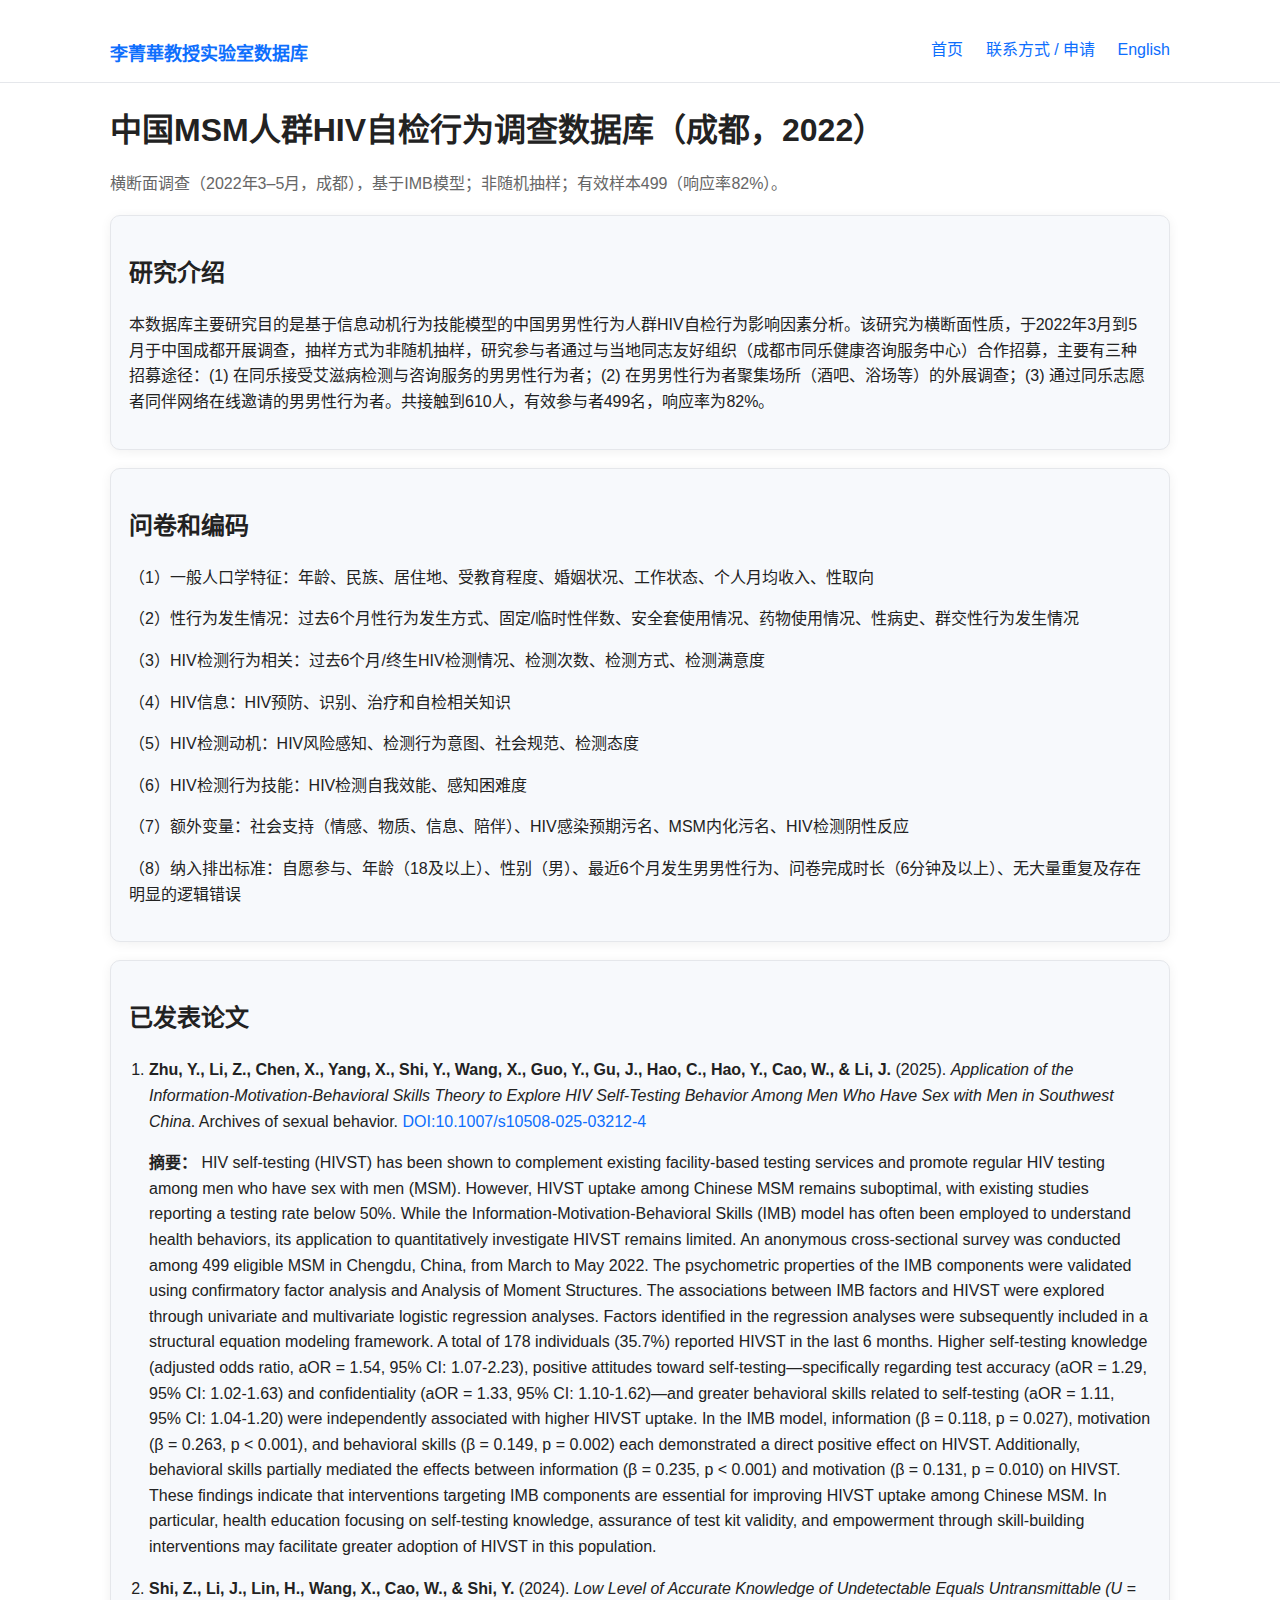
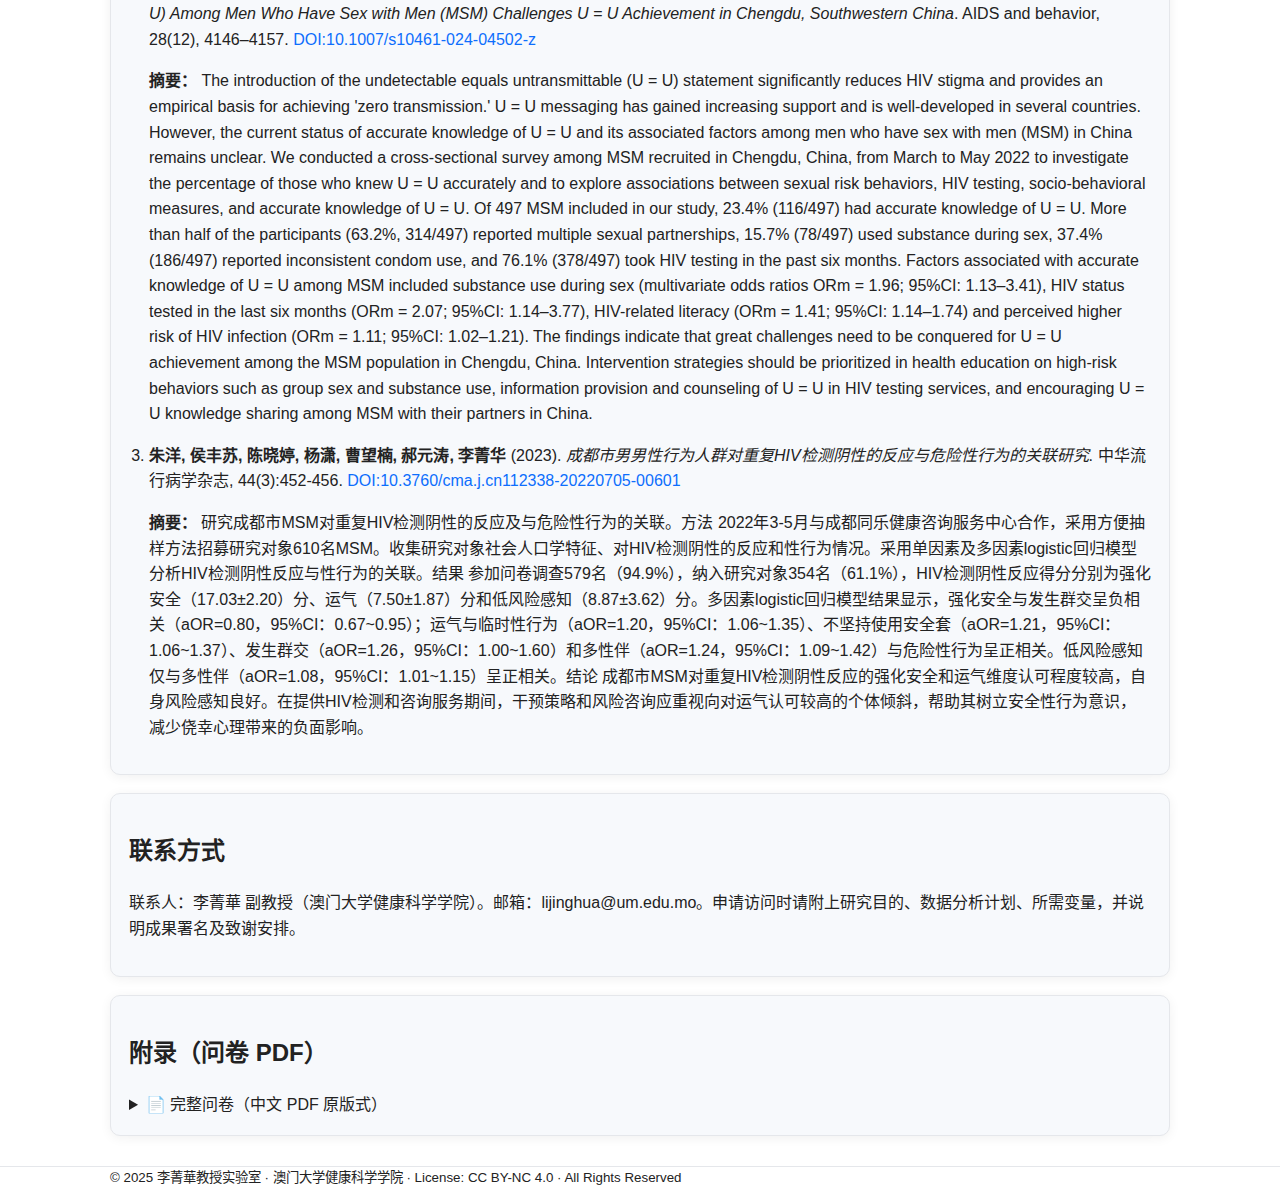
<file: datasets/hiv-selftesting-msm-chengdu-2022-zh.html>
&#65279;<!doctype html>
<html lang="zh-CN">
<head>
  <meta charset="utf-8" />
  <meta name="viewport" content="width=device-width,initial-scale=1" />
  <title>&#20013;&#22269;MSM&#20154;&#32676;HIV&#33258;&#26816;&#34892;&#20026;&#35843;&#26597;&#25968;&#25454;&#24211;&#65288;&#25104;&#37117;&#65292;2022&#65289; - &#26446;&#33729;&#33775;&#25945;&#25480;&#23454;&#39564;&#23460;&#25968;&#25454;&#24211;</title>
  <meta name="description" content="&#27178;&#26029;&#38754;&#35843;&#26597;&#65288;2022&#24180;3&#8211;5&#26376;&#65292;&#25104;&#37117;&#65289;&#65292;&#22522;&#20110;IMB&#27169;&#22411;&#65307;&#38750;&#38543;&#26426;&#25277;&#26679;&#65307;&#26377;&#25928;&#26679;&#26412;499&#65288;&#21709;&#24212;&#29575;82%&#65289;&#12290;" />
  <link rel="stylesheet" href="../assets/main.css" />
  <script type="application/ld+json">
{
  "@context": "https://schema.org",
  "@type": "Dataset",
  "name": "&#20013;&#22269;MSM&#20154;&#32676;HIV&#33258;&#26816;&#34892;&#20026;&#35843;&#26597;&#25968;&#25454;&#24211;&#65288;&#25104;&#37117;&#65292;2022&#65289;",
  "description": "&#27178;&#26029;&#38754;&#35843;&#26597;&#65288;2022&#24180;3&#8211;5&#26376;&#65292;&#25104;&#37117;&#65289;&#65292;&#22522;&#20110;IMB&#27169;&#22411;&#65307;&#38750;&#38543;&#26426;&#25277;&#26679;&#65307;&#26377;&#25928;&#26679;&#26412;499&#65288;&#21709;&#24212;&#29575;82%&#65289;&#12290;",
  "creator": {
    "@type": "Organization",
    "name": "&#26446;&#33729;&#33775;&#25945;&#25480;&#23454;&#39564;&#23460;"
  },
  "publisher": {
    "@type": "Organization",
    "name": "Faculty of Health Sciences (FHS), University of Macau"
  },
  "license": "CC BY-NC 4.0",
  "url": "./hiv-selftesting-msm-chengdu-2022-zh.html",
  "variableMeasured": []
}
  </script>
</head>
<body>
<header class="site-header">
  <div class="container">
    <a class="brand" href="../index-zh.html">&#26446;&#33729;&#33775;&#25945;&#25480;&#23454;&#39564;&#23460;&#25968;&#25454;&#24211;</a>
    <nav class="nav">
      <a href="../index-zh.html">&#39318;&#39029;</a>
      <a href="../contact.html">&#32852;&#31995;&#26041;&#24335; / &#30003;&#35831;</a>
      <a href="../index-en.html">English</a>
    </nav>
  </div>
</header>

<main class="container">
  <h1>&#20013;&#22269;MSM&#20154;&#32676;HIV&#33258;&#26816;&#34892;&#20026;&#35843;&#26597;&#25968;&#25454;&#24211;&#65288;&#25104;&#37117;&#65292;2022&#65289;</h1>
  <p class="lead">&#27178;&#26029;&#38754;&#35843;&#26597;&#65288;2022&#24180;3&#8211;5&#26376;&#65292;&#25104;&#37117;&#65289;&#65292;&#22522;&#20110;IMB&#27169;&#22411;&#65307;&#38750;&#38543;&#26426;&#25277;&#26679;&#65307;&#26377;&#25928;&#26679;&#26412;499&#65288;&#21709;&#24212;&#29575;82%&#65289;&#12290;</p>

  <!-- &#23454;&#39564;&#26041;&#27861; / Methods -->
  <section id="methods" class="card">
    <div class="content">
      <h2>&#30740;&#31350;&#20171;&#32461;</h2><p>&#26412;&#25968;&#25454;&#24211;&#20027;&#35201;&#30740;&#31350;&#30446;&#30340;&#26159;&#22522;&#20110;&#20449;&#24687;&#21160;&#26426;&#34892;&#20026;&#25216;&#33021;&#27169;&#22411;&#30340;&#20013;&#22269;&#30007;&#30007;&#24615;&#34892;&#20026;&#20154;&#32676;HIV&#33258;&#26816;&#34892;&#20026;&#24433;&#21709;&#22240;&#32032;&#20998;&#26512;&#12290;&#35813;&#30740;&#31350;&#20026;&#27178;&#26029;&#38754;&#24615;&#36136;&#65292;&#20110;2022&#24180;3&#26376;&#21040;5&#26376;&#20110;&#20013;&#22269;&#25104;&#37117;&#24320;&#23637;&#35843;&#26597;&#65292;&#25277;&#26679;&#26041;&#24335;&#20026;&#38750;&#38543;&#26426;&#25277;&#26679;&#65292;&#30740;&#31350;&#21442;&#19982;&#32773;&#36890;&#36807;&#19982;&#24403;&#22320;&#21516;&#24535;&#21451;&#22909;&#32452;&#32455;&#65288;&#25104;&#37117;&#24066;&#21516;&#20048;&#20581;&#24247;&#21672;&#35810;&#26381;&#21153;&#20013;&#24515;&#65289;&#21512;&#20316;&#25307;&#21215;&#65292;&#20027;&#35201;&#26377;&#19977;&#31181;&#25307;&#21215;&#36884;&#24452;&#65306;(1) &#22312;&#21516;&#20048;&#25509;&#21463;&#33406;&#28363;&#30149;&#26816;&#27979;&#19982;&#21672;&#35810;&#26381;&#21153;&#30340;&#30007;&#30007;&#24615;&#34892;&#20026;&#32773;&#65307;(2) &#22312;&#30007;&#30007;&#24615;&#34892;&#20026;&#32773;&#32858;&#38598;&#22330;&#25152;&#65288;&#37202;&#21543;&#12289;&#28020;&#22330;&#31561;&#65289;&#30340;&#22806;&#23637;&#35843;&#26597;&#65307;(3) &#36890;&#36807;&#21516;&#20048;&#24535;&#24895;&#32773;&#21516;&#20276;&#32593;&#32476;&#22312;&#32447;&#36992;&#35831;&#30340;&#30007;&#30007;&#24615;&#34892;&#20026;&#32773;&#12290;&#20849;&#25509;&#35302;&#21040;610&#20154;&#65292;&#26377;&#25928;&#21442;&#19982;&#32773;499&#21517;&#65292;&#21709;&#24212;&#29575;&#20026;82%&#12290;</p>
    </div>
  </section>

  <!-- &#38382;&#21367;&#19982;&#32534;&#30721; / Questionnaire -->
  <section id="questionnaire" class="card">
    <div class="content">
      <h2>&#38382;&#21367;&#21644;&#32534;&#30721;</h2><p>&#65288;1&#65289;&#19968;&#33324;&#20154;&#21475;&#23398;&#29305;&#24449;&#65306;&#24180;&#40836;&#12289;&#27665;&#26063;&#12289;&#23621;&#20303;&#22320;&#12289;&#21463;&#25945;&#32946;&#31243;&#24230;&#12289;&#23130;&#23035;&#29366;&#20917;&#12289;&#24037;&#20316;&#29366;&#24577;&#12289;&#20010;&#20154;&#26376;&#22343;&#25910;&#20837;&#12289;&#24615;&#21462;&#21521;</p><p>&#65288;2&#65289;&#24615;&#34892;&#20026;&#21457;&#29983;&#24773;&#20917;&#65306;&#36807;&#21435;6&#20010;&#26376;&#24615;&#34892;&#20026;&#21457;&#29983;&#26041;&#24335;&#12289;&#22266;&#23450;/&#20020;&#26102;&#24615;&#20276;&#25968;&#12289;&#23433;&#20840;&#22871;&#20351;&#29992;&#24773;&#20917;&#12289;&#33647;&#29289;&#20351;&#29992;&#24773;&#20917;&#12289;&#24615;&#30149;&#21490;&#12289;&#32676;&#20132;&#24615;&#34892;&#20026;&#21457;&#29983;&#24773;&#20917;</p><p>&#65288;3&#65289;HIV&#26816;&#27979;&#34892;&#20026;&#30456;&#20851;&#65306;&#36807;&#21435;6&#20010;&#26376;/&#32456;&#29983;HIV&#26816;&#27979;&#24773;&#20917;&#12289;&#26816;&#27979;&#27425;&#25968;&#12289;&#26816;&#27979;&#26041;&#24335;&#12289;&#26816;&#27979;&#28385;&#24847;&#24230;</p><p>&#65288;4&#65289;HIV&#20449;&#24687;&#65306;HIV&#39044;&#38450;&#12289;&#35782;&#21035;&#12289;&#27835;&#30103;&#21644;&#33258;&#26816;&#30456;&#20851;&#30693;&#35782;</p><p>&#65288;5&#65289;HIV&#26816;&#27979;&#21160;&#26426;&#65306;HIV&#39118;&#38505;&#24863;&#30693;&#12289;&#26816;&#27979;&#34892;&#20026;&#24847;&#22270;&#12289;&#31038;&#20250;&#35268;&#33539;&#12289;&#26816;&#27979;&#24577;&#24230;</p><p>&#65288;6&#65289;HIV&#26816;&#27979;&#34892;&#20026;&#25216;&#33021;&#65306;HIV&#26816;&#27979;&#33258;&#25105;&#25928;&#33021;&#12289;&#24863;&#30693;&#22256;&#38590;&#24230;</p><p>&#65288;7&#65289;&#39069;&#22806;&#21464;&#37327;&#65306;&#31038;&#20250;&#25903;&#25345;&#65288;&#24773;&#24863;&#12289;&#29289;&#36136;&#12289;&#20449;&#24687;&#12289;&#38506;&#20276;&#65289;&#12289;HIV&#24863;&#26579;&#39044;&#26399;&#27745;&#21517;&#12289;MSM&#20869;&#21270;&#27745;&#21517;&#12289;HIV&#26816;&#27979;&#38452;&#24615;&#21453;&#24212;</p><p>&#65288;8&#65289;&#32435;&#20837;&#25490;&#20986;&#26631;&#20934;&#65306;&#33258;&#24895;&#21442;&#19982;&#12289;&#24180;&#40836;&#65288;18&#21450;&#20197;&#19978;&#65289;&#12289;&#24615;&#21035;&#65288;&#30007;&#65289;&#12289;&#26368;&#36817;6&#20010;&#26376;&#21457;&#29983;&#30007;&#30007;&#24615;&#34892;&#20026;&#12289;&#38382;&#21367;&#23436;&#25104;&#26102;&#38271;&#65288;6&#20998;&#38047;&#21450;&#20197;&#19978;&#65289;&#12289;&#26080;&#22823;&#37327;&#37325;&#22797;&#21450;&#23384;&#22312;&#26126;&#26174;&#30340;&#36923;&#36753;&#38169;&#35823;</p>
    </div>
  </section>

  <!-- &#24050;&#21457;&#34920;&#35770;&#25991; / Publications -->
  <section id="publications" class="card">
    <h2>&#24050;&#21457;&#34920;&#35770;&#25991;</h2>
    <ol class="pub-list">
      <li><p><strong>Zhu, Y., Li, Z., Chen, X., Yang, X., Shi, Y., Wang, X., Guo, Y., Gu, J., Hao, C., Hao, Y., Cao, W., &amp; Li, J.</strong> (2025). <em>Application of the Information-Motivation-Behavioral Skills Theory to Explore HIV Self-Testing Behavior Among Men Who Have Sex with Men in Southwest China</em>. Archives of sexual behavior. <a href="https://doi.org/10.1007/s10508-025-03212-4" target="_blank" rel="noopener">DOI:10.1007/s10508-025-03212-4</a></p><p><strong>摘要：</strong> HIV self-testing (HIVST) has been shown to complement existing facility-based testing services and promote regular HIV testing among men who have sex with men (MSM). However, HIVST uptake among Chinese MSM remains suboptimal, with existing studies reporting a testing rate below 50%. While the Information-Motivation-Behavioral Skills (IMB) model has often been employed to understand health behaviors, its application to quantitatively investigate HIVST remains limited. An anonymous cross-sectional survey was conducted among 499 eligible MSM in Chengdu, China, from March to May 2022. The psychometric properties of the IMB components were validated using confirmatory factor analysis and Analysis of Moment Structures. The associations between IMB factors and HIVST were explored through univariate and multivariate logistic regression analyses. Factors identified in the regression analyses were subsequently included in a structural equation modeling framework. A total of 178 individuals (35.7%) reported HIVST in the last 6 months. Higher self-testing knowledge (adjusted odds ratio, aOR = 1.54, 95% CI: 1.07-2.23), positive attitudes toward self-testing—specifically regarding test accuracy (aOR = 1.29, 95% CI: 1.02-1.63) and confidentiality (aOR = 1.33, 95% CI: 1.10-1.62)—and greater behavioral skills related to self-testing (aOR = 1.11, 95% CI: 1.04-1.20) were independently associated with higher HIVST uptake. In the IMB model, information (β = 0.118, p = 0.027), motivation (β = 0.263, p < 0.001), and behavioral skills (β = 0.149, p = 0.002) each demonstrated a direct positive effect on HIVST. Additionally, behavioral skills partially mediated the effects between information (β = 0.235, p < 0.001) and motivation (β = 0.131, p = 0.010) on HIVST. These findings indicate that interventions targeting IMB components are essential for improving HIVST uptake among Chinese MSM. In particular, health education focusing on self-testing knowledge, assurance of test kit validity, and empowerment through skill-building interventions may facilitate greater adoption of HIVST in this population.</p></li>
<li><p><strong>Shi, Z., Li, J., Lin, H., Wang, X., Cao, W., &amp; Shi, Y.</strong> (2024). <em>Low Level of Accurate Knowledge of Undetectable Equals Untransmittable (U = U) Among Men Who Have Sex with Men (MSM) Challenges U = U Achievement in Chengdu, Southwestern China</em>. AIDS and behavior, 28(12), 4146–4157. <a href="https://doi.org/10.1007/s10461-024-04502-z" target="_blank" rel="noopener">DOI:10.1007/s10461-024-04502-z</a></p><p><strong>&#25688;&#35201;&#65306;</strong> The introduction of the undetectable equals untransmittable (U = U) statement significantly reduces HIV stigma and provides an empirical basis for achieving 'zero transmission.' U = U messaging has gained increasing support and is well-developed in several countries. However, the current status of accurate knowledge of U = U and its associated factors among men who have sex with men (MSM) in China remains unclear. We conducted a cross-sectional survey among MSM recruited in Chengdu, China, from March to May 2022 to investigate the percentage of those who knew U = U accurately and to explore associations between sexual risk behaviors, HIV testing, socio-behavioral measures, and accurate knowledge of U = U. Of 497 MSM included in our study, 23.4% (116/497) had accurate knowledge of U = U. More than half of the participants (63.2%, 314/497) reported multiple sexual partnerships, 15.7% (78/497) used substance during sex, 37.4% (186/497) reported inconsistent condom use, and 76.1% (378/497) took HIV testing in the past six months. Factors associated with accurate knowledge of U = U among MSM included substance use during sex (multivariate odds ratios ORm = 1.96; 95%CI: 1.13&#8211;3.41), HIV status tested in the last six months (ORm = 2.07; 95%CI: 1.14&#8211;3.77), HIV-related literacy (ORm = 1.41; 95%CI: 1.14&#8211;1.74) and perceived higher risk of HIV infection (ORm = 1.11; 95%CI: 1.02&#8211;1.21). The findings indicate that great challenges need to be conquered for U = U achievement among the MSM population in Chengdu, China. Intervention strategies should be prioritized in health education on high-risk behaviors such as group sex and substance use, information provision and counseling of U = U in HIV testing services, and encouraging U = U knowledge sharing among MSM with their partners in China.</p></li>
<li><p><strong>&#26417;&#27915;, &#20399;&#20016;&#33487;, &#38472;&#26195;&#23159;, &#26472;&#28487;, &#26361;&#26395;&#26976;, &#37085;&#20803;&#28059;, &#26446;&#33729;&#21326;</strong> (2023). <em>&#25104;&#37117;&#24066;&#30007;&#30007;&#24615;&#34892;&#20026;&#20154;&#32676;&#23545;&#37325;&#22797;HIV&#26816;&#27979;&#38452;&#24615;&#30340;&#21453;&#24212;&#19982;&#21361;&#38505;&#24615;&#34892;&#20026;&#30340;&#20851;&#32852;&#30740;&#31350;</em>. &#20013;&#21326;&#27969;&#34892;&#30149;&#23398;&#26434;&#24535;, 44(3):452-456. <a href="https://doi.org/10.3760/cma.j.cn112338-20220705-00601" target="_blank" rel="noopener">DOI:10.3760/cma.j.cn112338-20220705-00601</a></p><p><strong>摘要：</strong> 研究成都市MSM对重复HIV检测阴性的反应及与危险性行为的关联。方法 2022年3-5月与成都同乐健康咨询服务中心合作，采用方便抽样方法招募研究对象610名MSM。收集研究对象社会人口学特征、对HIV检测阴性的反应和性行为情况。采用单因素及多因素logistic回归模型分析HIV检测阴性反应与性行为的关联。结果 参加问卷调查579名（94.9%），纳入研究对象354名（61.1%），HIV检测阴性反应得分分别为强化安全（17.03±2.20）分、运气（7.50±1.87）分和低风险感知（8.87±3.62）分。多因素logistic回归模型结果显示，强化安全与发生群交呈负相关（aOR=0.80，95%CI：0.67~0.95）；运气与临时性行为（aOR=1.20，95%CI：1.06~1.35）、不坚持使用安全套（aOR=1.21，95%CI：1.06~1.37）、发生群交（aOR=1.26，95%CI：1.00~1.60）和多性伴（aOR=1.24，95%CI：1.09~1.42）与危险性行为呈正相关。低风险感知仅与多性伴（aOR=1.08，95%CI：1.01~1.15）呈正相关。结论 成都市MSM对重复HIV检测阴性反应的强化安全和运气维度认可程度较高，自身风险感知良好。在提供HIV检测和咨询服务期间，干预策略和风险咨询应重视向对运气认可较高的个体倾斜，帮助其树立安全性行为意识，减少侥幸心理带来的负面影响。</p></li>
    </ol>
  </section>

  <!-- 联系方式 / Contact -->
  <section id="contact" class="card">
    <h2>联系方式</h2>
    <div class="content">
      <p>联系人：李菁華 副教授（澳门大学健康科学学院）。邮箱：lijinghua@um.edu.mo。申请访问时请附上研究目的、数据分析计划、所需变量，并说明成果署名及致谢安排。</p>
      
    </div>
  </section>

  <!-- 附录（问卷 PDF） / Appendix -->
  <section id="appendix" class="card">
    <h2>附录（问卷 PDF）</h2>
    <details><summary>📄 完整问卷（中文 PDF 原版式）</summary><object data='./hiv-selftesting-msm-chengdu-2022-full-cn.pdf#view=FitH' type='application/pdf' width='100%' height='1000px'><iframe src='./hiv-selftesting-msm-chengdu-2022-full-cn.pdf#view=FitH' width='100%' height='1000px'></iframe></object><p><a class='btn' href='./hiv-selftesting-msm-chengdu-2022-full-cn.pdf' download>下载中文问卷 PDF</a></p></details>
  </section>
</main>

<footer class="site-footer">
  <div class="container">
    <small>© 2025 李菁華教授实验室 · 澳门大学健康科学学院 · License: CC BY-NC 4.0 · All Rights Reserved</small>
  </div>
</footer>

<script src="../assets/dataset.js" defer></script>
</body>
</html>
</file>
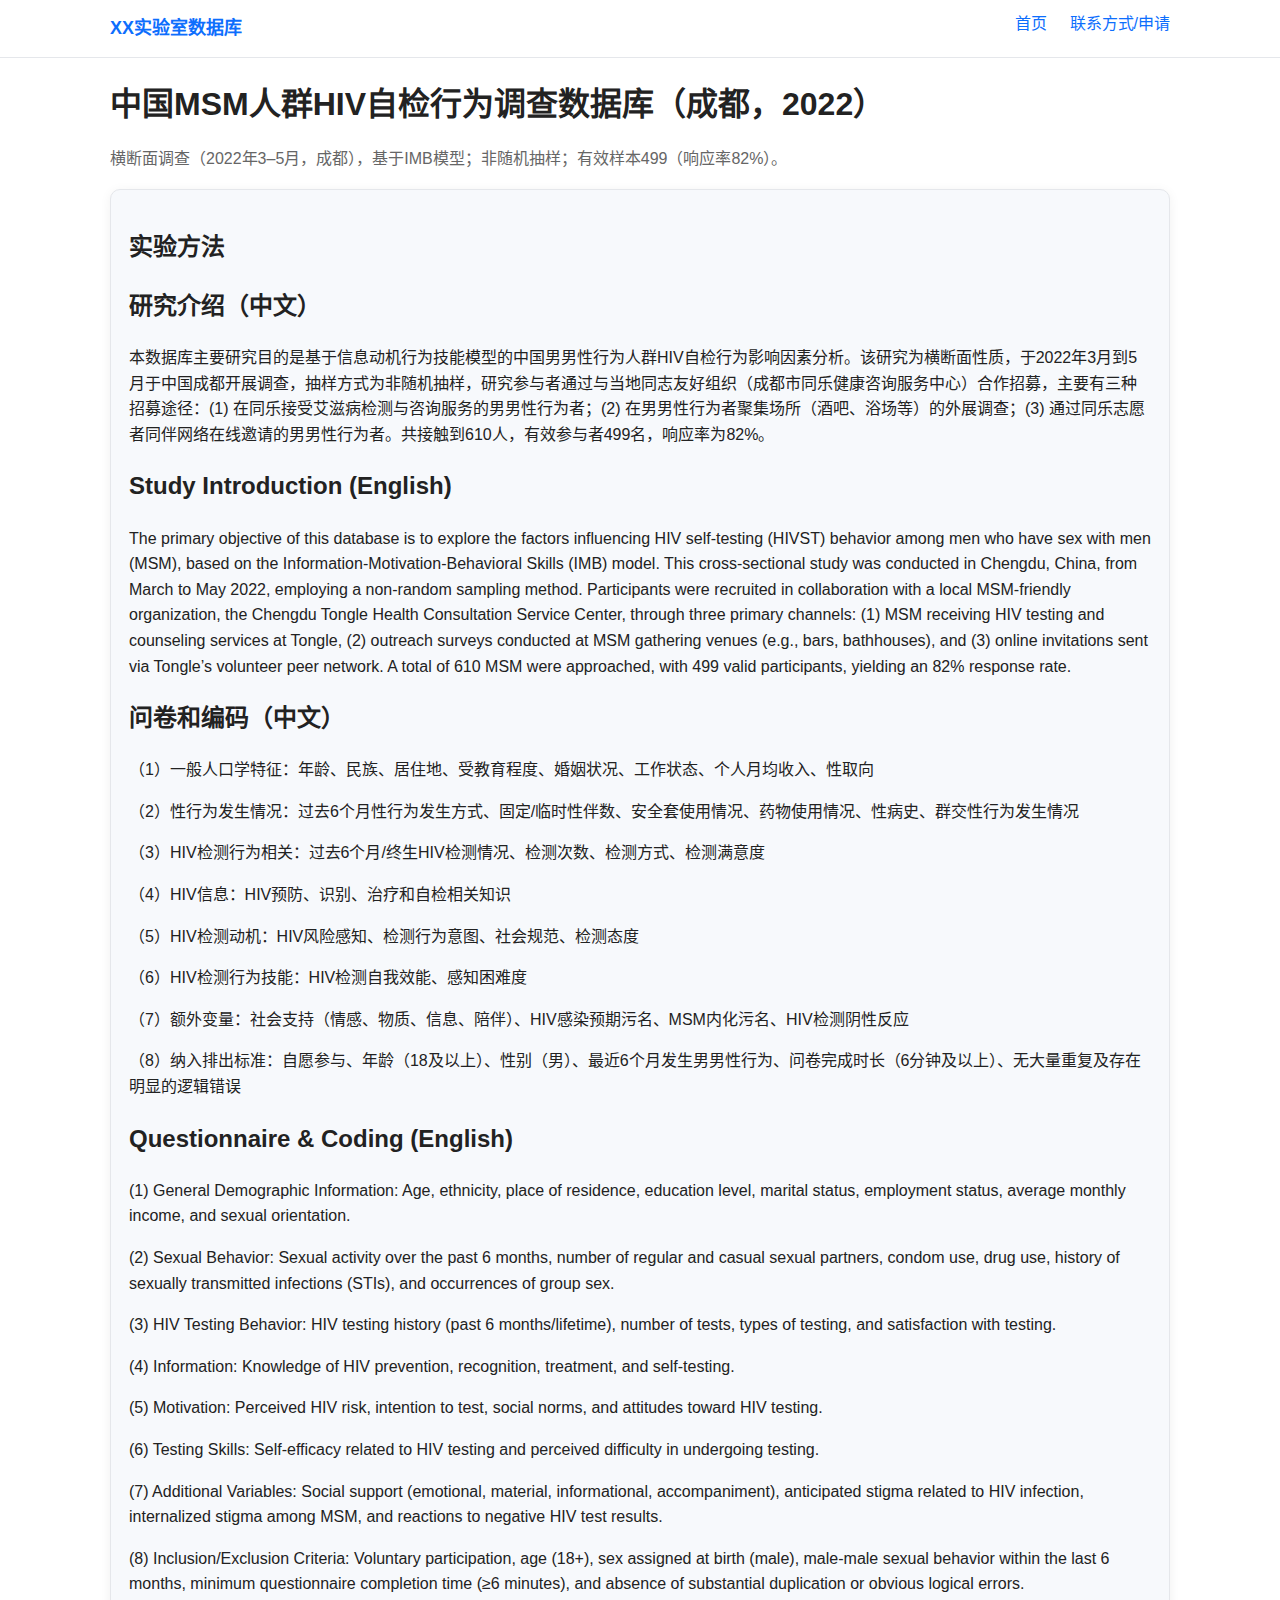
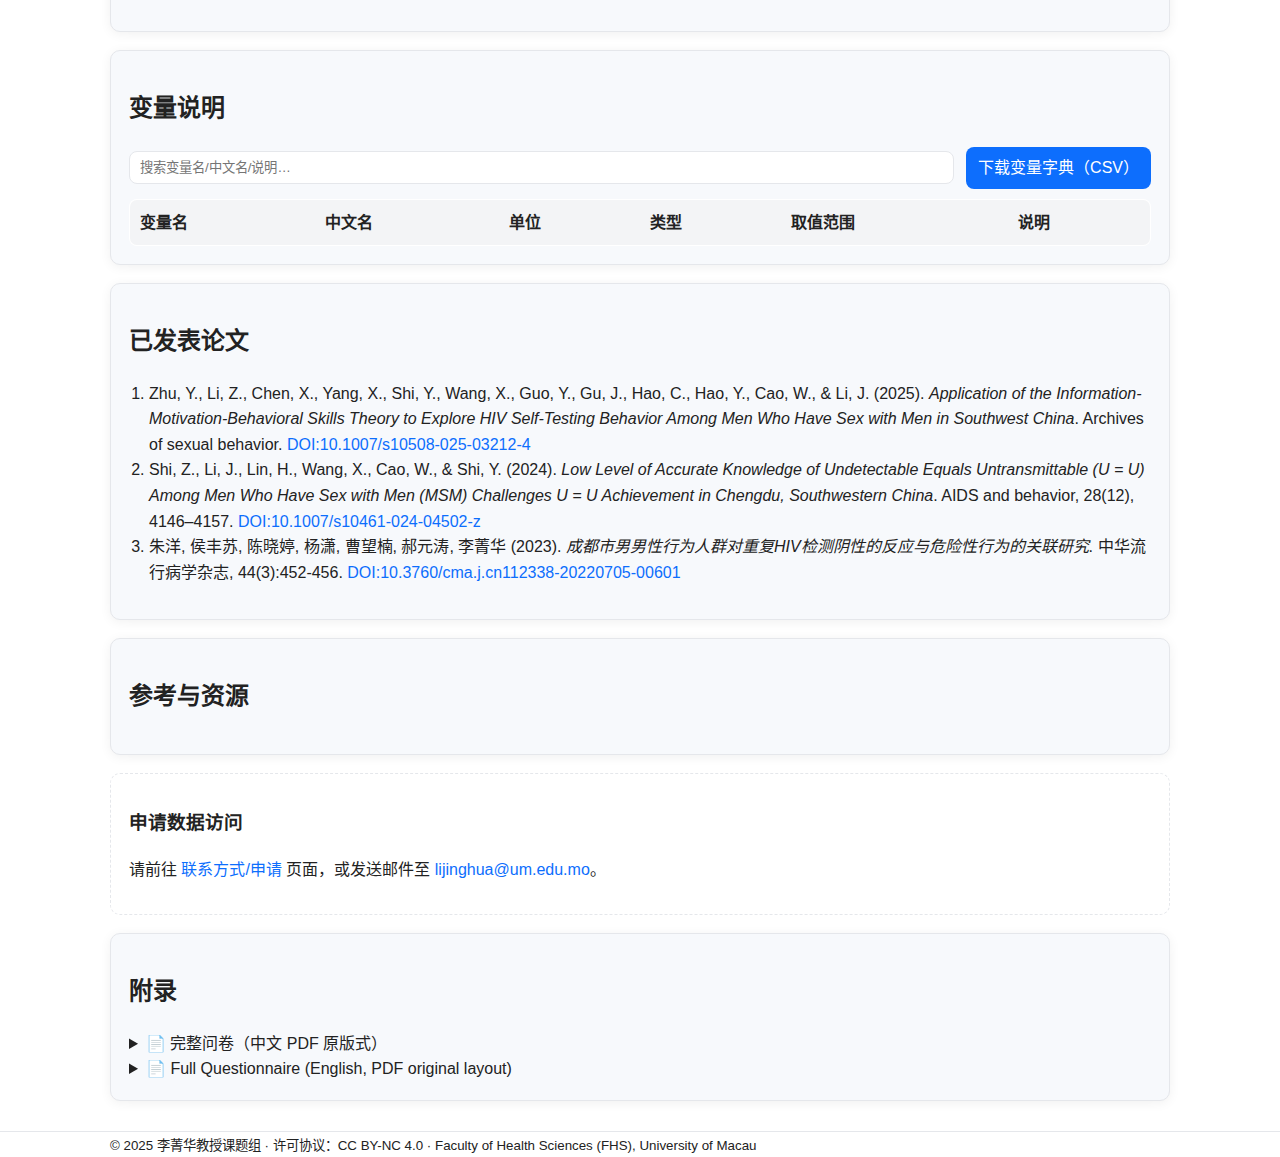
<file: datasets/hiv-selftesting-msm-chengdu-2022.html>
<!doctype html>
<html lang="zh-CN">
<head>
  <meta charset="utf-8" />
  <meta name="viewport" content="width=device-width,initial-scale=1" />
  <title>中国MSM人群HIV自检行为调查数据库（成都，2022） - XX实验室数据库</title>
  <meta name="description" content="横断面调查（2022年3–5月，成都），基于IMB模型；非随机抽样；有效样本499（响应率82%）。">
  <link rel="stylesheet" href="../assets/main.css" />
  <script type="application/ld+json">
{
  "@context": "https://schema.org",
  "@type": "Dataset",
  "name": "中国MSM人群HIV自检行为调查数据库（成都，2022）",
  "description": "横断面调查（2022年3–5月，成都），基于IMB模型；非随机抽样；有效样本499（响应率82%）。",
  "creator": {
    "@type": "Organization",
    "name": "李菁华教授课题组"
  },
  "publisher": {
    "@type": "Organization",
    "name": "Faculty of Health Sciences (FHS), University of Macau"
  },
  "license": "CC BY-NC 4.0",
  "url": "./hiv-selftesting-msm-chengdu-2022.html",
  "variableMeasured": []
}
  </script>
</head>
<body>
<header class="site-header">
  <div class="container">
    <a class="brand" href="../index.html">XX实验室数据库</a>
    <nav class="nav">
      <a href="../index.html">首页</a>
      <a href="../contact.html">联系方式/申请</a>
    </nav>
  </div>
</header>

<main class="container">
  <h1>中国MSM人群HIV自检行为调查数据库（成都，2022）</h1>
  <p class="lead">横断面调查（2022年3–5月，成都），基于IMB模型；非随机抽样；有效样本499（响应率82%）。</p>

  <section id="methods" class="card">
    <h2>实验方法</h2>
    <div class="content">
      <h2>研究介绍（中文）</h2><p>本数据库主要研究目的是基于信息动机行为技能模型的中国男男性行为人群HIV自检行为影响因素分析。该研究为横断面性质，于2022年3月到5月于中国成都开展调查，抽样方式为非随机抽样，研究参与者通过与当地同志友好组织（成都市同乐健康咨询服务中心）合作招募，主要有三种招募途径：(1) 在同乐接受艾滋病检测与咨询服务的男男性行为者；(2) 在男男性行为者聚集场所（酒吧、浴场等）的外展调查；(3) 通过同乐志愿者同伴网络在线邀请的男男性行为者。共接触到610人，有效参与者499名，响应率为82%。</p><h2>Study Introduction (English)</h2><p>The primary objective of this database is to explore the factors influencing HIV self-testing (HIVST) behavior among men who have sex with men (MSM), based on the Information-Motivation-Behavioral Skills (IMB) model. This cross-sectional study was conducted in Chengdu, China, from March to May 2022, employing a non-random sampling method. Participants were recruited in collaboration with a local MSM-friendly organization, the Chengdu Tongle Health Consultation Service Center, through three primary channels: (1) MSM receiving HIV testing and counseling services at Tongle, (2) outreach surveys conducted at MSM gathering venues (e.g., bars, bathhouses), and (3) online invitations sent via Tongle’s volunteer peer network. A total of 610 MSM were approached, with 499 valid participants, yielding an 82% response rate.</p><h2>问卷和编码（中文）</h2><p>（1）一般人口学特征：年龄、民族、居住地、受教育程度、婚姻状况、工作状态、个人月均收入、性取向</p><p>（2）性行为发生情况：过去6个月性行为发生方式、固定/临时性伴数、安全套使用情况、药物使用情况、性病史、群交性行为发生情况</p><p>（3）HIV检测行为相关：过去6个月/终生HIV检测情况、检测次数、检测方式、检测满意度</p><p>（4）HIV信息：HIV预防、识别、治疗和自检相关知识</p><p>（5）HIV检测动机：HIV风险感知、检测行为意图、社会规范、检测态度</p><p>（6）HIV检测行为技能：HIV检测自我效能、感知困难度</p><p>（7）额外变量：社会支持（情感、物质、信息、陪伴）、HIV感染预期污名、MSM内化污名、HIV检测阴性反应</p><p>（8）纳入排出标准：自愿参与、年龄（18及以上）、性别（男）、最近6个月发生男男性行为、问卷完成时长（6分钟及以上）、无大量重复及存在明显的逻辑错误</p><h2>Questionnaire & Coding (English)</h2><p>(1) General Demographic Information: Age, ethnicity, place of residence, education level, marital status, employment status, average monthly income, and sexual orientation.</p><p>(2) Sexual Behavior: Sexual activity over the past 6 months, number of regular and casual sexual partners, condom use, drug use, history of sexually transmitted infections (STIs), and occurrences of group sex.</p><p>(3) HIV Testing Behavior: HIV testing history (past 6 months/lifetime), number of tests, types of testing, and satisfaction with testing.</p><p>(4) Information: Knowledge of HIV prevention, recognition, treatment, and self-testing.</p><p>(5) Motivation: Perceived HIV risk, intention to test, social norms, and attitudes toward HIV testing.</p><p>(6) Testing Skills: Self-efficacy related to HIV testing and perceived difficulty in undergoing testing.</p><p>(7) Additional Variables: Social support (emotional, material, informational, accompaniment), anticipated stigma related to HIV infection, internalized stigma among MSM, and reactions to negative HIV test results.</p><p>(8) Inclusion/Exclusion Criteria: Voluntary participation, age (18+), sex assigned at birth (male), male-male sexual behavior within the last 6 months, minimum questionnaire completion time (≥6 minutes), and absence of substantial duplication or obvious logical errors.</p>
    </div>
  </section>

  <section id="variables" class="card">
    <h2>变量说明</h2>
    <div class="table-actions">
      <input id="varSearch" type="search" placeholder="搜索变量名/中文名/说明…" aria-label="搜索变量">
      <a class="btn" href="../assets/variables/hiv-selftesting-msm-chengdu-2022.csv" download>下载变量字典（CSV）</a>
    </div>
    <table data-kind="vars" aria-label="变量字典">
<thead><tr>
  <th class="sortable">变量名</th>
  <th class="sortable">中文名</th>
  <th>单位</th>
  <th class="sortable">类型</th>
  <th>取值范围</th>
  <th>说明</th>
</tr></thead><tbody></tbody></table>
  </section>

  <section id="publications" class="card">
    <h2>已发表论文</h2>
    <ol class="pub-list">
      <li>Zhu, Y., Li, Z., Chen, X., Yang, X., Shi, Y., Wang, X., Guo, Y., Gu, J., Hao, C., Hao, Y., Cao, W., &amp; Li, J. (2025). <em>Application of the Information-Motivation-Behavioral Skills Theory to Explore HIV Self-Testing Behavior Among Men Who Have Sex with Men in Southwest China</em>. Archives of sexual behavior. <a href="https://doi.org/10.1007/s10508-025-03212-4" target="_blank" rel="noopener">DOI:10.1007/s10508-025-03212-4</a></li>
<li>Shi, Z., Li, J., Lin, H., Wang, X., Cao, W., &amp; Shi, Y. (2024). <em>Low Level of Accurate Knowledge of Undetectable Equals Untransmittable (U = U) Among Men Who Have Sex with Men (MSM) Challenges U = U Achievement in Chengdu, Southwestern China</em>. AIDS and behavior, 28(12), 4146–4157. <a href="https://doi.org/10.1007/s10461-024-04502-z" target="_blank" rel="noopener">DOI:10.1007/s10461-024-04502-z</a></li>
<li>朱洋, 侯丰苏, 陈晓婷, 杨潇, 曹望楠, 郝元涛, 李菁华 (2023). <em>成都市男男性行为人群对重复HIV检测阴性的反应与危险性行为的关联研究</em>. 中华流行病学杂志, 44(3):452-456. <a href="https://doi.org/10.3760/cma.j.cn112338-20220705-00601" target="_blank" rel="noopener">DOI:10.3760/cma.j.cn112338-20220705-00601</a></li>
    </ol>
  </section>

  <section id="extra" class="card">
    <h2>参考与资源</h2>
    
  </section>

  <aside class="cta">
    <h3>申请数据访问</h3>
    <p>请前往 <a href="../contact.html">联系方式/申请</a> 页面，或发送邮件至 <a href="mailto:lijinghua@um.edu.mo">lijinghua@um.edu.mo</a>。</p>
  </aside>

  <!-- 新增附录块 -->
  <section id="appendix" class="card">
    <h2>附录</h2>
    <details><summary>📄 完整问卷（中文 PDF 原版式）</summary><object data='./hiv-selftesting-msm-chengdu-2022-full-cn.pdf#view=FitH' type='application/pdf' width='100%' height='1000px'><iframe src='./hiv-selftesting-msm-chengdu-2022-full-cn.pdf#view=FitH' width='100%' height='1000px'></iframe></object><p><a class='btn' href='./hiv-selftesting-msm-chengdu-2022-full-cn.pdf' download>下载中文问卷 PDF</a></p></details><details><summary>📄 Full Questionnaire (English, PDF original layout)</summary><object data='./hiv-selftesting-msm-chengdu-2022-full-en.pdf#view=FitH' type='application/pdf' width='100%' height='1000px'><iframe src='./hiv-selftesting-msm-chengdu-2022-full-en.pdf#view=FitH' width='100%' height='1000px'></iframe></object><p><a class='btn' href='./hiv-selftesting-msm-chengdu-2022-full-en.pdf' download>Download English Questionnaire PDF</a></p></details>
  </section>
</main>

<footer class="site-footer">
  <div class="container">
    <small>© 2025 李菁华教授课题组 · 许可协议：CC BY-NC 4.0 · Faculty of Health Sciences (FHS), University of Macau</small>
  </div>
</footer>

<script src="../assets/dataset.js" defer></script>
</body>
</html>
</file>
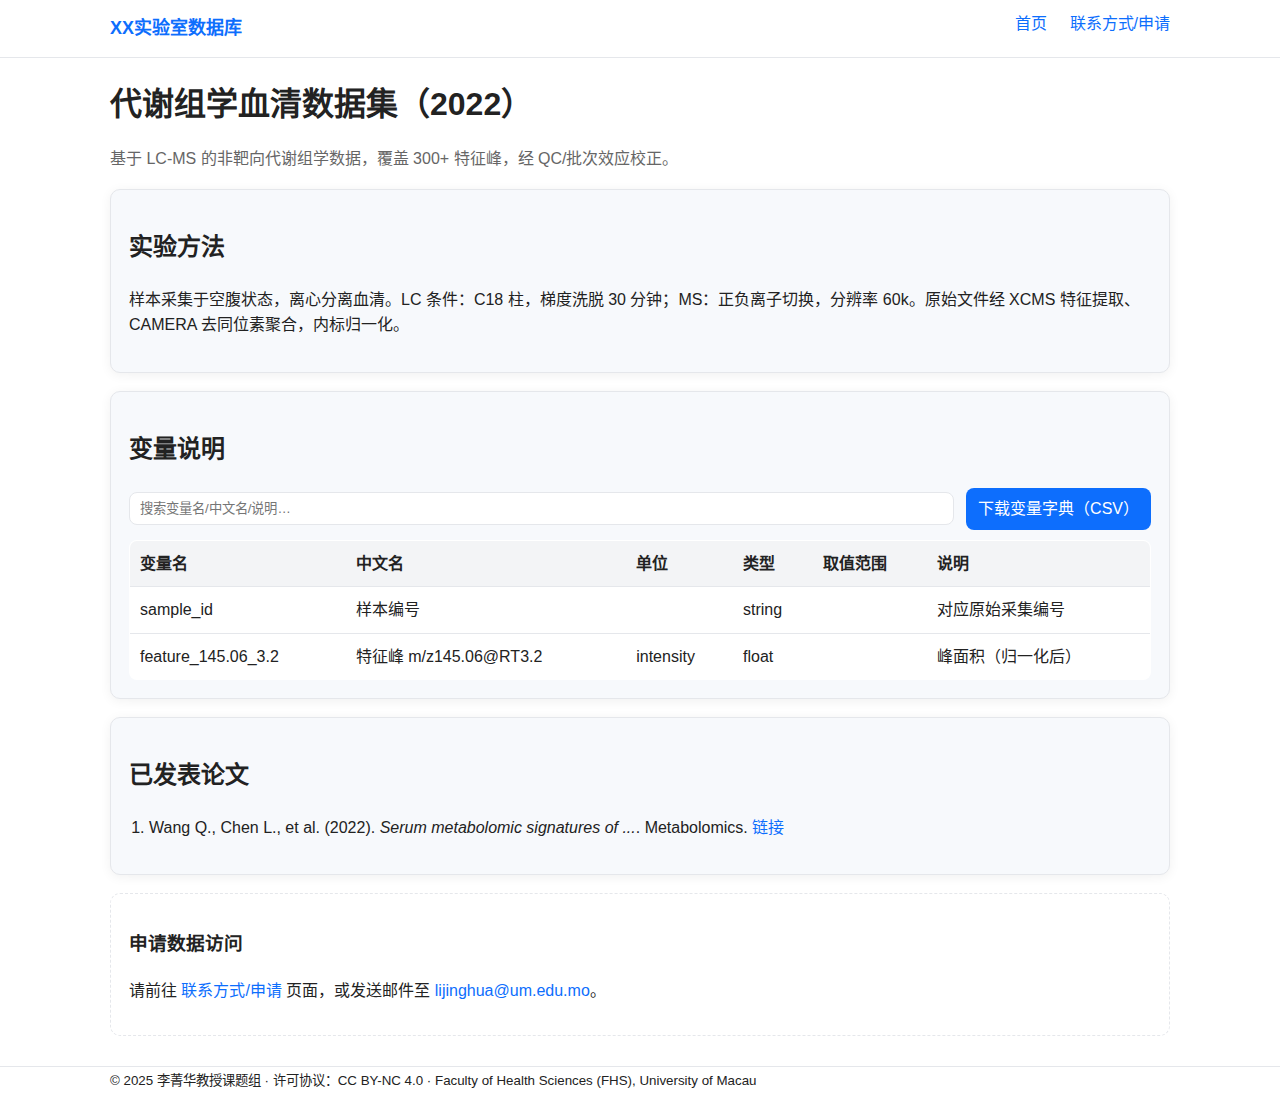
<file: datasets/metabolomics-2022.html>
<!doctype html>
<html lang="zh-CN">
<head>
  <meta charset="utf-8" />
  <meta name="viewport" content="width=device-width,initial-scale=1" />
  <title>代谢组学血清数据集（2022） - XX实验室数据库</title>
  <meta name="description" content="基于 LC-MS 的非靶向代谢组学数据，覆盖 300+ 特征峰，经 QC/批次效应校正。">
  <link rel="stylesheet" href="../assets/main.css" />
  <script type="application/ld+json">
{
  "@context": "https://schema.org",
  "@type": "Dataset",
  "name": "代谢组学血清数据集（2022）",
  "description": "基于 LC-MS 的非靶向代谢组学数据，覆盖 300+ 特征峰，经 QC/批次效应校正。",
  "creator": {
    "@type": "Organization",
    "name": "李菁华教授课题组"
  },
  "publisher": {
    "@type": "Organization",
    "name": "Faculty of Health Sciences (FHS), University of Macau"
  },
  "license": "CC BY-NC 4.0",
  "url": "./metabolomics-2022.html",
  "variableMeasured": [
    {
      "@type": "PropertyValue",
      "name": "sample_id",
      "description": "样本编号",
      "unitText": ""
    },
    {
      "@type": "PropertyValue",
      "name": "feature_145.06_3.2",
      "description": "特征峰 m/z145.06@RT3.2",
      "unitText": "intensity"
    }
  ]
}
  </script>
</head>
<body>
<header class="site-header">
  <div class="container">
    <a class="brand" href="../index.html">XX实验室数据库</a>
    <nav class="nav">
      <a href="../index.html">首页</a>
      <a href="../contact.html">联系方式/申请</a>
    </nav>
  </div>
</header>

<main class="container">
  <h1>代谢组学血清数据集（2022）</h1>
  <p class="lead">基于 LC-MS 的非靶向代谢组学数据，覆盖 300+ 特征峰，经 QC/批次效应校正。</p>

  <section id="methods" class="card">
    <h2>实验方法</h2>
    <div class="content">
      <p>样本采集于空腹状态，离心分离血清。LC 条件：C18 柱，梯度洗脱 30 分钟；MS：正负离子切换，分辨率 60k。原始文件经 XCMS 特征提取、CAMERA 去同位素聚合，内标归一化。</p>
    </div>
  </section>

  <section id="variables" class="card">
    <h2>变量说明</h2>
    <div class="table-actions">
      <input id="varSearch" type="search" placeholder="搜索变量名/中文名/说明…" aria-label="搜索变量">
      <a class="btn" href="../assets/variables/metabolomics-2022.csv" download>下载变量字典（CSV）</a>
    </div>
    <table data-kind="vars" aria-label="变量字典">
<thead><tr>
  <th class="sortable">变量名</th>
  <th class="sortable">中文名</th>
  <th>单位</th>
  <th class="sortable">类型</th>
  <th>取值范围</th>
  <th>说明</th>
</tr></thead><tbody><tr><td>sample_id</td><td>样本编号</td><td></td><td>string</td><td></td><td>对应原始采集编号</td></tr>
<tr><td>feature_145.06_3.2</td><td>特征峰 m/z145.06@RT3.2</td><td>intensity</td><td>float</td><td></td><td>峰面积（归一化后）</td></tr></tbody></table>
  </section>

  <section id="publications" class="card">
    <h2>已发表论文</h2>
    <ol class="pub-list">
      <li>Wang Q., Chen L., et al. (2022). <em>Serum metabolomic signatures of ...</em>. Metabolomics. <a href="https://example.org/paper.pdf" target="_blank" rel="noopener">链接</a></li>
    </ol>
  </section>

  <aside class="cta">
    <h3>申请数据访问</h3>
    <p>请前往 <a href="../contact.html">联系方式/申请</a> 页面，或发送邮件至 <a href="mailto:lijinghua@um.edu.mo">lijinghua@um.edu.mo</a>。</p>
  </aside>
</main>

<footer class="site-footer">
  <div class="container">
    <small>© 2025 李菁华教授课题组 · 许可协议：CC BY-NC 4.0 · Faculty of Health Sciences (FHS), University of Macau</small>
  </div>
</footer>

<script src="../assets/dataset.js" defer></script>
</body>
</html>
</file>
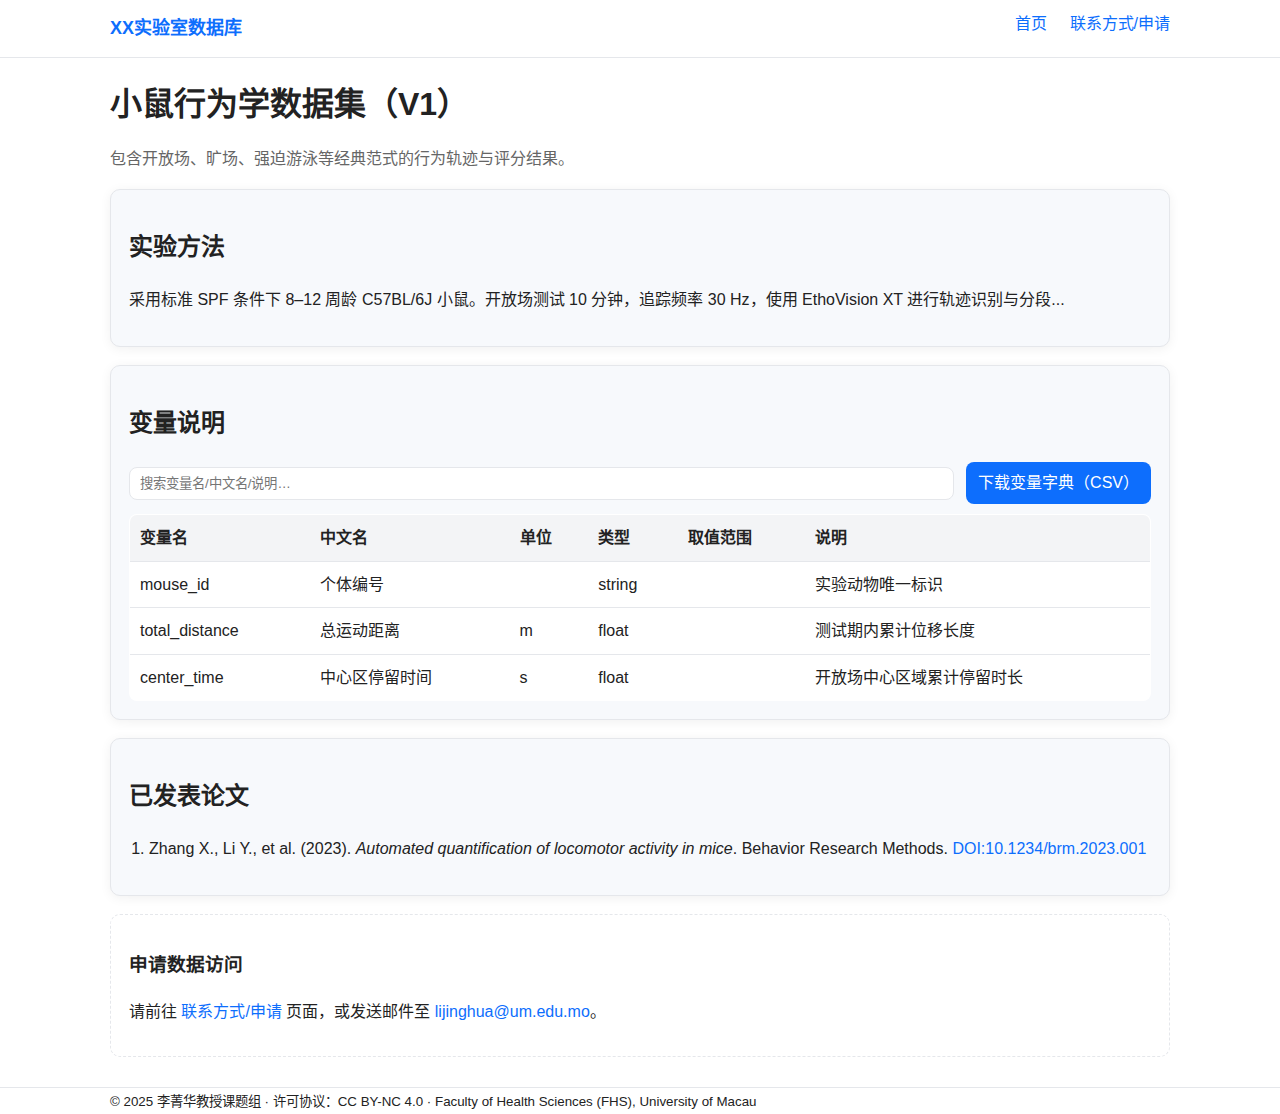
<file: datasets/mouse-behavior-v1.html>
<!doctype html>
<html lang="zh-CN">
<head>
  <meta charset="utf-8" />
  <meta name="viewport" content="width=device-width,initial-scale=1" />
  <title>小鼠行为学数据集（V1） - XX实验室数据库</title>
  <meta name="description" content="包含开放场、旷场、强迫游泳等经典范式的行为轨迹与评分结果。">
  <link rel="stylesheet" href="../assets/main.css" />
  <script type="application/ld+json">
{
  "@context": "https://schema.org",
  "@type": "Dataset",
  "name": "小鼠行为学数据集（V1）",
  "description": "包含开放场、旷场、强迫游泳等经典范式的行为轨迹与评分结果。",
  "creator": {
    "@type": "Organization",
    "name": "李菁华教授课题组"
  },
  "publisher": {
    "@type": "Organization",
    "name": "Faculty of Health Sciences (FHS), University of Macau"
  },
  "license": "CC BY-NC 4.0",
  "url": "./mouse-behavior-v1.html",
  "variableMeasured": [
    {
      "@type": "PropertyValue",
      "name": "mouse_id",
      "description": "个体编号",
      "unitText": ""
    },
    {
      "@type": "PropertyValue",
      "name": "total_distance",
      "description": "总运动距离",
      "unitText": "m"
    },
    {
      "@type": "PropertyValue",
      "name": "center_time",
      "description": "中心区停留时间",
      "unitText": "s"
    }
  ]
}
  </script>
</head>
<body>
<header class="site-header">
  <div class="container">
    <a class="brand" href="../index.html">XX实验室数据库</a>
    <nav class="nav">
      <a href="../index.html">首页</a>
      <a href="../contact.html">联系方式/申请</a>
    </nav>
  </div>
</header>

<main class="container">
  <h1>小鼠行为学数据集（V1）</h1>
  <p class="lead">包含开放场、旷场、强迫游泳等经典范式的行为轨迹与评分结果。</p>

  <section id="methods" class="card">
    <h2>实验方法</h2>
    <div class="content">
      <p>采用标准 SPF 条件下 8–12 周龄 C57BL/6J 小鼠。开放场测试 10 分钟，追踪频率 30 Hz，使用 EthoVision XT 进行轨迹识别与分段...</p>
    </div>
  </section>

  <section id="variables" class="card">
    <h2>变量说明</h2>
    <div class="table-actions">
      <input id="varSearch" type="search" placeholder="搜索变量名/中文名/说明…" aria-label="搜索变量">
      <a class="btn" href="../assets/variables/mouse-behavior-v1.csv" download>下载变量字典（CSV）</a>
    </div>
    <table data-kind="vars" aria-label="变量字典">
<thead><tr>
  <th class="sortable">变量名</th>
  <th class="sortable">中文名</th>
  <th>单位</th>
  <th class="sortable">类型</th>
  <th>取值范围</th>
  <th>说明</th>
</tr></thead><tbody><tr><td>mouse_id</td><td>个体编号</td><td></td><td>string</td><td></td><td>实验动物唯一标识</td></tr>
<tr><td>total_distance</td><td>总运动距离</td><td>m</td><td>float</td><td></td><td>测试期内累计位移长度</td></tr>
<tr><td>center_time</td><td>中心区停留时间</td><td>s</td><td>float</td><td></td><td>开放场中心区域累计停留时长</td></tr></tbody></table>
  </section>

  <section id="publications" class="card">
    <h2>已发表论文</h2>
    <ol class="pub-list">
      <li>Zhang X., Li Y., et al. (2023). <em>Automated quantification of locomotor activity in mice</em>. Behavior Research Methods. <a href="https://doi.org/10.1234/brm.2023.001" target="_blank" rel="noopener">DOI:10.1234/brm.2023.001</a></li>
    </ol>
  </section>

  <aside class="cta">
    <h3>申请数据访问</h3>
    <p>请前往 <a href="../contact.html">联系方式/申请</a> 页面，或发送邮件至 <a href="mailto:lijinghua@um.edu.mo">lijinghua@um.edu.mo</a>。</p>
  </aside>
</main>

<footer class="site-footer">
  <div class="container">
    <small>© 2025 李菁华教授课题组 · 许可协议：CC BY-NC 4.0 · Faculty of Health Sciences (FHS), University of Macau</small>
  </div>
</footer>

<script src="../assets/dataset.js" defer></script>
</body>
</html>
</file>
<file: assets/main.css>
:root {
  --bg: #ffffff;
  --fg: #222;
  --muted: #666;
  --brand: #0d6efd;
  --card: #f7f9fc;
  --border: #e5e7eb;
  --radius: 10px;
  --shadow: 0 2px 12px rgba(0,0,0,.06);
}
* { box-sizing: border-box; }
html, body { margin:0; padding:0; color:var(--fg); background:var(--bg); font: 16px/1.6 -apple-system,BlinkMacSystemFont,"Segoe UI",Roboto,"Helvetica Neue",Arial,"Noto Sans SC","PingFang SC","Hiragino Sans GB","Microsoft YaHei",sans-serif; }
a { color: var(--brand); text-decoration: none; }
a:hover { text-decoration: underline; }
.container { max-width: 1100px; margin: 0 auto; padding: 0 20px; }
.site-header { border-bottom: 1px solid var(--border); background:#fff; position: sticky; top:0; z-index: 10; }
.brand { font-weight: 700; font-size: 18px; padding: 14px 0; display:inline-block; }
.nav { float: right; }
.nav a { margin-left: 18px; line-height: 48px; }
.lead { color: var(--muted); margin-top: -6px; }
.card { background: var(--card); border:1px solid var(--border); border-radius: var(--radius); padding: 18px 18px; margin: 18px 0; box-shadow: var(--shadow); }
.table-actions { display:flex; gap: 12px; align-items: center; margin-bottom: 10px; }
.table-actions input[type="search"] { flex:1; padding:8px 10px; border:1px solid var(--border); border-radius: 8px; }
.btn { display:inline-block; padding:8px 12px; border-radius:8px; background:var(--brand); color:#fff; }
.btn:hover { filter: brightness(0.95); text-decoration: none; }
table { width: 100%; border-collapse: collapse; background:#fff; border:1px solid var(--border); border-radius: 8px; overflow: hidden; }
thead th { background:#f3f4f6; text-align:left; padding:10px; position: sticky; top: 0; }
tbody td { border-top:1px solid var(--border); padding:10px; vertical-align: top; }
th.sortable { cursor: pointer; }
.pub-list { padding-left: 20px; }
.cta { padding: 16px 18px; border:1px dashed var(--border); border-radius: var(--radius); }
.site-footer { border-top: 1px solid var(--border); margin-top: 30px; }
.grid { display:grid; grid-template-columns: repeat(auto-fill, minmax(280px,1fr)); gap: 16px; }
.card-item { background:#fff; border:1px solid var(--border); border-radius: var(--radius); padding:16px; box-shadow: var(--shadow); }
.card-item h3 { margin: 6px 0 8px; font-size: 18px; }
.card-item p { margin: 0; color: var(--muted); font-size: 14px; }
@media (max-width: 600px) {
  .nav { float:none; }
}
</file>
